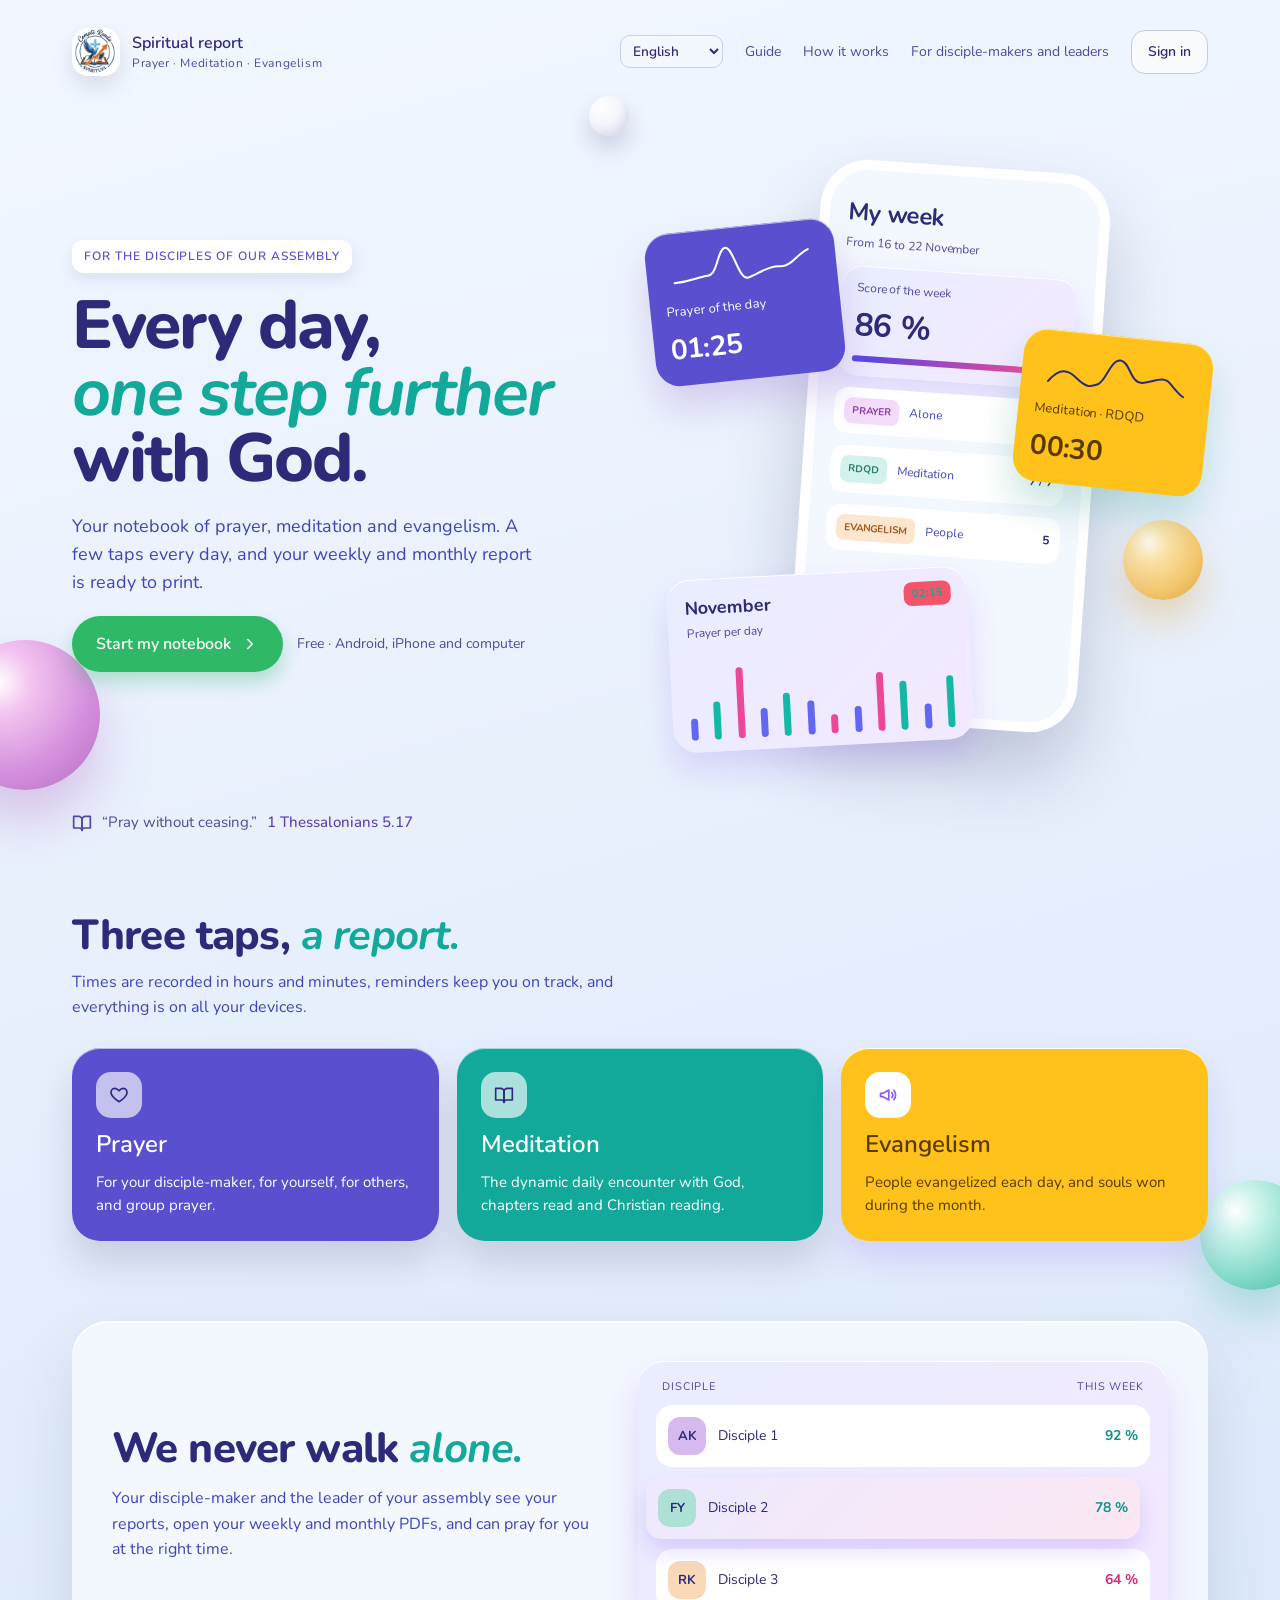
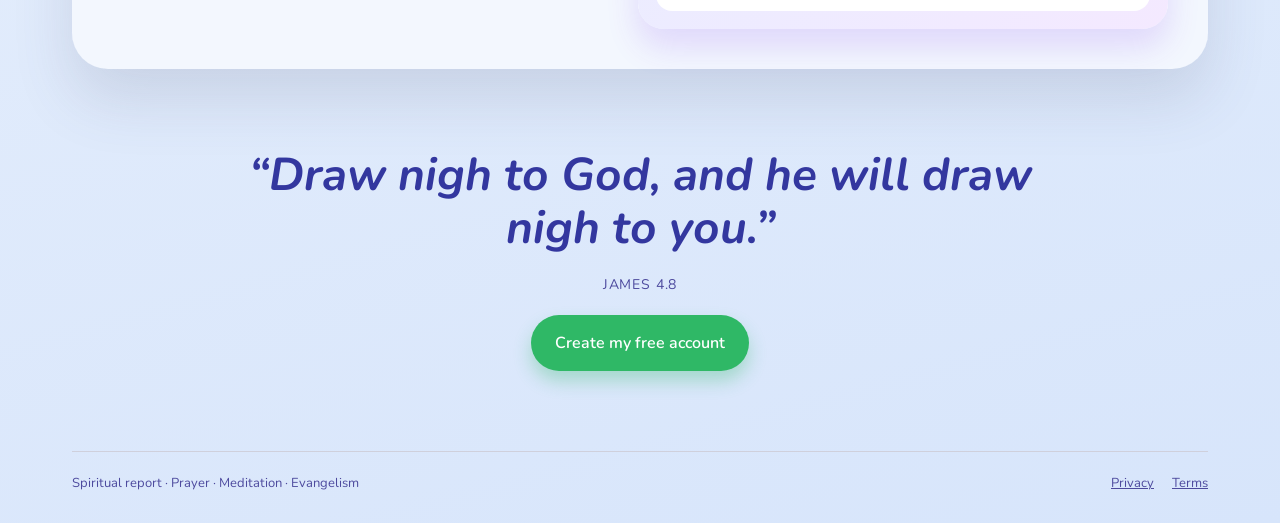
<file: web/index.html>
<!DOCTYPE html>
<html lang="fr">
<head>
<meta charset="utf-8">
<meta name="viewport" content="width=device-width, initial-scale=1, viewport-fit=cover">
<meta name="theme-color" content="#e8ecf1">
<meta name="apple-mobile-web-app-capable" content="yes">
<meta name="mobile-web-app-capable" content="yes">
<meta name="apple-mobile-web-app-status-bar-style" content="default">
<meta name="apple-mobile-web-app-title" content="Compte rendu">
<title>Compte rendu spirituel</title>
<link rel="manifest" href="manifest.webmanifest">
<link rel="icon" href="icone.svg" type="image/svg+xml">
<link rel="apple-touch-icon" href="icone-192.png">
<link rel="preconnect" href="https://fonts.googleapis.com">
<link rel="preconnect" href="https://fonts.gstatic.com" crossorigin>
<link rel="stylesheet" href="https://fonts.googleapis.com/css2?family=Nunito:ital,wght@0,400;0,500;0,600;0,700;0,800;1,600&family=Lexend:wght@400;500;600;700&family=Outfit:wght@400;500;600;700&family=Instrument+Serif:ital@0;1&family=Plus+Jakarta+Sans:wght@400;500;600;700&family=Roboto+Slab:wght@500;700;800&family=Share+Tech+Mono&family=Roboto+Mono:wght@700&family=Lora:ital,wght@0,500;1,500&display=swap">
<link rel="stylesheet" href="style.css">
<script>/* Style des pages d'accueil choisi sur l'accueil (gardé sur l'appareil), appliqué avant l'affichage. */
(function(){try{if(localStorage.getItem("crs:accueil")==="dieu")document.documentElement.classList.add("accueil-dieu");}catch(e){}})();</script>
<style id="formatPage">@page{size:A4 portrait;margin:10mm}</style>
<style id="styleOuverture">
/* Écran d'ouverture : affiché tout de suite, avant le reste de la page, puis effacé en fondu. */
#ouverture{position:fixed;inset:0;z-index:99999;display:flex;flex-direction:column;align-items:center;justify-content:center;gap:10px;overflow:hidden;
  background:radial-gradient(120% 80% at 50% 38%,#5a3216 0%,#3a1f0d 45%,#1d0f06 100%);color:#F4E6C4;font-family:"Lora","Instrument Serif",Georgia,serif;transition:opacity .6s ease,visibility .6s}
#ouverture.fini{opacity:0;visibility:hidden}
#ouverture::before{content:"";position:absolute;inset:0;opacity:.18;background:repeating-linear-gradient(90deg,rgba(0,0,0,.35) 0 2px,transparent 2px 46px),repeating-linear-gradient(0deg,rgba(255,220,170,.05) 0 1px,transparent 1px 7px)}
#ouverture::after{content:"";position:absolute;inset:14px;border:1.5px dashed rgba(201,154,69,.45);border-radius:22px;pointer-events:none}
.ouv-scene{position:relative;width:min(56vw,250px);aspect-ratio:1;display:grid;place-items:center}
.ouv-halo{position:absolute;inset:-8%;border-radius:50%;background:radial-gradient(circle,rgba(255,196,110,.55) 0%,rgba(224,140,60,.22) 42%,transparent 70%);animation:ouvHalo 2.4s ease-in-out infinite}
.ouv-anneau{position:absolute;inset:4%;border-radius:50%;border:2px solid rgba(201,154,69,.55);box-shadow:0 0 0 6px rgba(201,154,69,.12),inset 0 0 30px rgba(255,190,110,.18)}
.ouv-anneau.b{inset:-4%;border:1px dashed rgba(201,154,69,.35);box-shadow:none;animation:ouvTourne 18s linear infinite}
.ouv-oiseau{position:relative;width:82%;height:auto;filter:drop-shadow(0 10px 18px rgba(0,0,0,.55));animation:ouvEnvol 1.1s cubic-bezier(.2,.9,.3,1.15) both,ouvPlane 3.2s 1.1s ease-in-out infinite}
.ouv-nom{margin:14px 0 0;position:relative;font-size:clamp(24px,6.4vw,38px);font-weight:600;letter-spacing:.01em;color:#FFE7A8;text-shadow:0 2px 0 #6E3A1A,0 0 18px rgba(255,190,110,.35);animation:ouvMonte .8s .35s ease both}
.ouv-sous{margin:0;position:relative;font-size:clamp(11px,3vw,14px);letter-spacing:clamp(.12em,.9vw,.32em);text-transform:uppercase;color:#E6C48A;text-align:center;padding:0 18px;animation:ouvMonte .8s .55s ease both}
.ouv-barre{position:relative;margin-top:22px;width:min(46vw,200px);height:4px;border-radius:4px;background:rgba(0,0,0,.45);box-shadow:inset 0 1px 2px rgba(0,0,0,.6),0 0 0 1px rgba(201,154,69,.4);overflow:hidden;animation:ouvMonte .8s .7s ease both}
.ouv-barre i{position:absolute;inset:0;width:40%;border-radius:4px;background:linear-gradient(90deg,transparent,#FFD27A,#E08A3C,transparent);animation:ouvCharge 1.3s ease-in-out infinite}
.ouv-verset{position:absolute;bottom:max(40px,calc(env(safe-area-inset-bottom) + 24px));left:28px;right:28px;margin:0 auto;max-width:560px;text-align:center;font-style:italic;font-size:clamp(15px,4.2vw,21px);line-height:1.4;color:#F4D99A;text-shadow:0 2px 6px rgba(0,0,0,.6),0 0 14px rgba(255,190,110,.25);animation:ouvMonte 1s .9s ease both}
.ouv-verset::before{content:"";display:block;width:46px;height:1px;margin:0 auto 12px;background:linear-gradient(90deg,transparent,#C99A45,transparent)}
@keyframes ouvEnvol{from{opacity:0;transform:translate(-18%,22%) scale(.6) rotate(-10deg)}to{opacity:1;transform:none}}
@keyframes ouvPlane{0%,100%{transform:translateY(0) rotate(0)}50%{transform:translateY(-7px) rotate(-2deg)}}
@keyframes ouvHalo{0%,100%{opacity:.75;transform:scale(.96)}50%{opacity:1;transform:scale(1.04)}}
@keyframes ouvTourne{to{transform:rotate(360deg)}}
@keyframes ouvMonte{from{opacity:0;transform:translateY(10px)}to{opacity:1;transform:none}}
@keyframes ouvCharge{from{left:-40%}to{left:100%}}
@media (prefers-reduced-motion:reduce){#ouverture *{animation:none!important}}
</style>
</head>
<body class="auth">
<div id="ouverture" aria-hidden="true">
  <div class="ouv-scene"><span class="ouv-halo"></span><span class="ouv-anneau b"></span><span class="ouv-anneau"></span><img class="ouv-oiseau" src="oiseau-512.png" alt=""></div>
  <p class="ouv-nom">Compte rendu spirituel</p>
  <p class="ouv-sous">Prière · Méditation · Évangélisation</p>
  <div class="ouv-barre"><i></i></div>
  <p class="ouv-verset"><span>Préparons-nous à rencontrer notre Seigneur et Sauveur Jésus-Christ</span></p>
</div>
<script>
/* L'écran d'ouverture s'efface dès que la page est prête (au plus tard après 6 s). */
(function(){var t0=Date.now(),fait=false,mc=document.querySelector('meta[name="theme-color"]'),couleur=mc&&mc.content;if(mc)mc.content="#2b170a";function fin(){if(fait)return;fait=true;if(mc)mc.content=couleur;var o=document.getElementById("ouverture");if(!o)return;o.classList.add("fini");setTimeout(function(){if(o.parentNode)o.parentNode.removeChild(o);},700);}
window.addEventListener("load",fin);setTimeout(fin,6000);})();
</script>

<!-- Icônes (traits, 24 x 24) -->
<svg width="0" height="0" style="position:absolute" aria-hidden="true">
  <defs><linearGradient id="deg" x1="0" y1="0" x2="1" y2="1"><stop offset="0" stop-color="#5A4FCF"/><stop offset=".55" stop-color="#5A4FCF"/><stop offset="1" stop-color="#5A4FCF"/></linearGradient>
  <linearGradient id="deg-aire" x1="0" y1="0" x2="0" y2="1"><stop offset="0" stop-color="#5A4FCF" stop-opacity=".28"/><stop offset="1" stop-color="#5A4FCF" stop-opacity="0"/></linearGradient></defs>
  <symbol id="i-phone" viewBox="0 0 24 24"><path d="M5 4h4l2 5-2.5 1.5a11 11 0 0 0 5 5L15 13l5 2v4a2 2 0 0 1-2 2A16 16 0 0 1 3 6a2 2 0 0 1 2-2Z"/></symbol>
  <symbol id="i-bulle" viewBox="0 0 24 24"><path d="M4 20l1.4-4.2A8 8 0 1 1 8.6 19L4 20Z"/><path d="M9 10.5c.5 2 2.5 4 4.5 4.5l1.2-1.2 1.8.8"/></symbol>
  <symbol id="i-camera" viewBox="0 0 24 24"><path d="M4 8h3l2-3h6l2 3h3a1 1 0 0 1 1 1v10a1 1 0 0 1-1 1H4a1 1 0 0 1-1-1V9a1 1 0 0 1 1-1Z"/><circle cx="12" cy="13.5" r="3.5"/></symbol>
  <symbol id="logo-crs" viewBox="0 0 512 512"><circle cx="256" cy="256" r="256" fill="#ffffff"/><image x="16" y="16" width="480" height="480" href="logo.png"/></symbol>
  <symbol id="i-logo" viewBox="0 0 24 24"><path d="M3 6.5h5.5A3.5 3.5 0 0 1 12 10v10a3 3 0 0 0-3-3H3z"/><path d="M21 6.5h-5.5A3.5 3.5 0 0 0 12 10v10a3 3 0 0 1 3-3h6z"/><path d="M12 1.5v5M9.5 3.5h5"/></symbol>
  <symbol id="i-oeil" viewBox="0 0 24 24"><path d="M2 12s3-7 10-7 10 7 10 7-3 7-10 7-10-7-10-7Z"/><circle cx="12" cy="12" r="3"/></symbol>
  <symbol id="i-oeil-barre" viewBox="0 0 24 24"><path d="M9.9 9.9a3 3 0 1 0 4.2 4.2"/><path d="M10.7 5.1A10.4 10.4 0 0 1 12 5c7 0 10 7 10 7a13.2 13.2 0 0 1-1.7 2.7"/><path d="M6.6 6.6A13.5 13.5 0 0 0 2 12s3 7 10 7a9.7 9.7 0 0 0 5.4-1.6"/><path d="M2 2l20 20"/></symbol>
  <symbol id="i-sun" viewBox="0 0 24 24"><circle cx="12" cy="12" r="4"/><path d="M12 2v2M12 20v2M4.9 4.9l1.4 1.4M17.7 17.7l1.4 1.4M2 12h2M20 12h2M4.9 19.1l1.4-1.4M17.7 6.3l1.4-1.4"/></symbol>
  <symbol id="i-user" viewBox="0 0 24 24"><circle cx="12" cy="8" r="4"/><path d="M4 21v-1a6 6 0 0 1 6-6h4a6 6 0 0 1 6 6v1"/></symbol>
  <symbol id="i-user-check" viewBox="0 0 24 24"><circle cx="9" cy="8" r="4"/><path d="M2 21v-1a6 6 0 0 1 6-6h2a6 6 0 0 1 4.5 2"/><path d="M15 17l2.5 2.5L22 15"/></symbol>
  <symbol id="i-users" viewBox="0 0 24 24"><circle cx="9" cy="8" r="3.5"/><path d="M2 20a7 7 0 0 1 14 0"/><path d="M16 4.6a3.5 3.5 0 0 1 0 6.8"/><path d="M18 14.2a6.5 6.5 0 0 1 4 5.8"/></symbol>
  <symbol id="i-group" viewBox="0 0 24 24"><circle cx="5.5" cy="9" r="2.5"/><circle cx="12" cy="6.5" r="2.5"/><circle cx="18.5" cy="9" r="2.5"/><path d="M1.5 19a4 4 0 0 1 7.5-2"/><path d="M7.5 19a4.5 4.5 0 0 1 9 0"/><path d="M15 17a4 4 0 0 1 7.5 2"/></symbol>
  <symbol id="i-heart" viewBox="0 0 24 24"><path d="M12 20s-7.5-4.6-9.3-9.3C1.5 7.4 3.6 4 7 4c2.1 0 3.6 1.2 5 3 1.4-1.8 2.9-3 5-3 3.4 0 5.5 3.4 4.3 6.7C19.5 15.4 12 20 12 20z"/></symbol>
  <symbol id="i-book" viewBox="0 0 24 24"><path d="M4 19.5A2.5 2.5 0 0 1 6.5 17H20V3H6.5A2.5 2.5 0 0 0 4 5.5z"/><path d="M4 19.5V21h16"/></symbol>
  <symbol id="i-book-open" viewBox="0 0 24 24"><path d="M2 4h6a4 4 0 0 1 4 4v13a3 3 0 0 0-3-3H2z"/><path d="M22 4h-6a4 4 0 0 0-4 4v13a3 3 0 0 1 3-3h7z"/></symbol>
  <symbol id="i-bookmark" viewBox="0 0 24 24"><path d="M6 3h12v18l-6-4-6 4z"/></symbol>
  <symbol id="i-megaphone" viewBox="0 0 24 24"><path d="M3 10v4h3l7 4V6L6 10z"/><path d="M16.5 9a4 4 0 0 1 0 6"/><path d="M19 6.5a8 8 0 0 1 0 11"/></symbol>
  <symbol id="i-moon" viewBox="0 0 24 24"><path d="M21 12.8A9 9 0 1 1 11.2 3a7 7 0 0 0 9.8 9.8z"/></symbol>
  <symbol id="i-clock" viewBox="0 0 24 24"><circle cx="12" cy="12" r="9"/><path d="M12 7v5l3 2"/></symbol>
  <symbol id="i-flame" viewBox="0 0 24 24"><path d="M12 2.5c1 3 5 5.5 5 10.5a5 5 0 0 1-10 0c0-2.5 1.4-4 2.5-5 .3 1.5 1 2.5 2 3 0-3 0-5.8.5-8.5z"/></symbol>
  <symbol id="i-drop" viewBox="0 0 24 24"><path d="M12 3s6 6.5 6 11a6 6 0 0 1-12 0c0-4.5 6-11 6-11z"/></symbol>
  <symbol id="i-calendar" viewBox="0 0 24 24"><rect x="3" y="5" width="18" height="16" rx="2"/><path d="M3 10h18M8 3v4M16 3v4"/></symbol>
  <symbol id="i-week" viewBox="0 0 24 24"><rect x="3" y="5" width="18" height="16" rx="2"/><path d="M3 10h18M8 3v4M16 3v4M7 15h10"/></symbol>
  <symbol id="i-grid" viewBox="0 0 24 24"><rect x="3" y="3" width="7" height="7" rx="1.5"/><rect x="14" y="3" width="7" height="7" rx="1.5"/><rect x="3" y="14" width="7" height="7" rx="1.5"/><rect x="14" y="14" width="7" height="7" rx="1.5"/></symbol>
  <symbol id="i-target" viewBox="0 0 24 24"><circle cx="12" cy="12" r="9"/><circle cx="12" cy="12" r="5"/><circle cx="12" cy="12" r="1"/></symbol>
  <symbol id="i-left" viewBox="0 0 24 24"><path d="M15 18l-6-6 6-6"/></symbol>
  <symbol id="i-right" viewBox="0 0 24 24"><path d="M9 18l6-6-6-6"/></symbol>
  <symbol id="i-check" viewBox="0 0 24 24"><path d="M5 12.5l5 5L19 7"/></symbol>
  <symbol id="i-x" viewBox="0 0 24 24"><path d="M6 6l12 12M18 6L6 18"/></symbol>
  <symbol id="i-plus" viewBox="0 0 24 24"><path d="M12 5v14M5 12h14"/></symbol>
  <symbol id="i-minus" viewBox="0 0 24 24"><path d="M5 12h14"/></symbol>
  <symbol id="i-printer" viewBox="0 0 24 24"><path d="M6 9V3h12v6"/><rect x="3" y="9" width="18" height="8" rx="2"/><path d="M7 14h10v7H7z"/></symbol>
  <symbol id="i-download" viewBox="0 0 24 24"><path d="M12 3v12M7 10l5 5 5-5M4 21h16"/></symbol>
  <symbol id="i-upload" viewBox="0 0 24 24"><path d="M12 15V3M7 8l5-5 5 5M4 21h16"/></symbol>
  <symbol id="i-logout" viewBox="0 0 24 24"><path d="M15 4h4a1 1 0 0 1 1 1v14a1 1 0 0 1-1 1h-4"/><path d="M10 17l5-5-5-5M15 12H3"/></symbol>
  <symbol id="i-key" viewBox="0 0 24 24"><circle cx="8" cy="15" r="4"/><path d="M11 12l9-9M17 6l3 3"/></symbol>
  <symbol id="i-mail" viewBox="0 0 24 24"><rect x="3" y="5" width="18" height="14" rx="2"/><path d="M3 7l9 6 9-6"/></symbol>
  <symbol id="i-home" viewBox="0 0 24 24"><path d="M3 11l9-7 9 7"/><path d="M5 10v10h14V10"/><path d="M10 20v-5h4v5"/></symbol>
  <symbol id="i-copy" viewBox="0 0 24 24"><rect x="8" y="8" width="13" height="13" rx="2"/><path d="M16 8V5a2 2 0 0 0-2-2H5a2 2 0 0 0-2 2v9a2 2 0 0 0 2 2h3"/></symbol>
  <symbol id="i-trash" viewBox="0 0 24 24"><path d="M4 7h16M9 7V4h6v3M6 7l1 13h10l1-13"/></symbol>
  <symbol id="i-bell" viewBox="0 0 24 24"><path d="M6 8a6 6 0 0 1 12 0c0 7 3 9 3 9H3s3-2 3-9"/><path d="M10 21a2 2 0 0 0 4 0"/></symbol>
  <symbol id="i-shield" viewBox="0 0 24 24"><path d="M12 3l8 3v6c0 5-3.5 8-8 9-4.5-1-8-4-8-9V6z"/><path d="M9 12l2 2 4-4"/></symbol>
  <symbol id="i-coins" viewBox="0 0 24 24"><ellipse cx="12" cy="6" rx="7" ry="3"/><path d="M5 6v6c0 1.7 3.1 3 7 3s7-1.3 7-3V6"/><path d="M5 12v6c0 1.7 3.1 3 7 3s7-1.3 7-3v-6"/></symbol>
  <symbol id="i-cloud" viewBox="0 0 24 24"><path d="M7 18a5 5 0 1 1 .9-9.9A6 6 0 0 1 19 10a4 4 0 0 1 0 8z"/></symbol>
  <symbol id="i-file" viewBox="0 0 24 24"><path d="M14 3H6a2 2 0 0 0-2 2v14a2 2 0 0 0 2 2h12a2 2 0 0 0 2-2V9z"/><path d="M14 3v6h6M8 13h8M8 17h5"/></symbol>
  <symbol id="i-wallet" viewBox="0 0 24 24"><path d="M3 7.5A2.5 2.5 0 0 1 5.5 5H18v3"/><path d="M3 7.5v10A2.5 2.5 0 0 0 5.5 20H20V8H5.5A2.5 2.5 0 0 1 3 5.5"/><circle cx="16" cy="14" r="1.3"/></symbol>
  <symbol id="i-receipt" viewBox="0 0 24 24"><path d="M6 3h12v18l-3-2-3 2-3-2-3 2z"/><path d="M9 8h6M9 12h6M9 16h3"/></symbol>
  <symbol id="i-piggy" viewBox="0 0 24 24"><path d="M5 11a7 6 0 0 1 12-3h2v3l2 1v3h-2.5a7 7 0 0 1-2.5 2.5V20h-3v-1.6a8 8 0 0 1-3 0V20H7v-2.4A6 6 0 0 1 5 13"/><path d="M5 11H3"/><circle cx="15" cy="11" r=".6"/></symbol>
  <symbol id="i-trend" viewBox="0 0 24 24"><path d="M3 17l6-6 4 4 8-8"/><path d="M15 7h6v6"/></symbol>
  <symbol id="i-settings" viewBox="0 0 24 24"><circle cx="12" cy="12" r="3"/><path d="M19.4 15a1.6 1.6 0 0 0 .3 1.8l.1.1a2 2 0 1 1-2.8 2.8l-.1-.1a1.6 1.6 0 0 0-1.8-.3 1.6 1.6 0 0 0-1 1.5V21a2 2 0 1 1-4 0v-.1a1.6 1.6 0 0 0-1-1.5 1.6 1.6 0 0 0-1.8.3l-.1.1a2 2 0 1 1-2.8-2.8l.1-.1a1.6 1.6 0 0 0 .3-1.8 1.6 1.6 0 0 0-1.5-1H3a2 2 0 1 1 0-4h.1a1.6 1.6 0 0 0 1.5-1 1.6 1.6 0 0 0-.3-1.8l-.1-.1a2 2 0 1 1 2.8-2.8l.1.1a1.6 1.6 0 0 0 1.8.3H9a1.6 1.6 0 0 0 1-1.5V3a2 2 0 1 1 4 0v.1a1.6 1.6 0 0 0 1 1.5 1.6 1.6 0 0 0 1.8-.3l.1-.1a2 2 0 1 1 2.8 2.8l-.1.1a1.6 1.6 0 0 0-.3 1.8V9a1.6 1.6 0 0 0 1.5 1H21a2 2 0 1 1 0 4h-.1a1.6 1.6 0 0 0-1.5 1z"/></symbol>
  <symbol id="i-arrow-down" viewBox="0 0 24 24"><path d="M12 5v14M6 13l6 6 6-6"/></symbol>
  <symbol id="i-arrow-up" viewBox="0 0 24 24"><path d="M12 19V5M6 11l6-6 6 6"/></symbol>
  <symbol id="i-pencil" viewBox="0 0 24 24"><path d="M4 20h4L19 9l-4-4L4 16z"/><path d="M14 6l4 4"/></symbol>
  <symbol id="i-chrono" viewBox="0 0 24 24"><circle cx="12" cy="13.5" r="7.5"/><path d="M12 9.5v4l2.5 2"/><path d="M9.5 2.5h5M12 2.5v3.5M18.5 6.5l1.5-1.5"/></symbol>
  <symbol id="i-stop" viewBox="0 0 24 24"><rect x="6.5" y="6.5" width="11" height="11" rx="2"/></symbol>
  <symbol id="i-palette" viewBox="0 0 24 24"><path d="M12 3a9 9 0 0 0 0 18c1.2 0 1.8-.8 1.8-1.7 0-.5-.2-.9-.5-1.2-.3-.3-.5-.7-.5-1.2 0-1 .8-1.7 1.7-1.7H16a5 5 0 0 0 5-5C21 6.4 17 3 12 3Z"/><circle cx="7.5" cy="11" r="1.2"/><circle cx="10" cy="7" r="1.2"/><circle cx="14.5" cy="7" r="1.2"/><circle cx="17.2" cy="10.5" r="1.2"/></symbol>
  <symbol id="i-search" viewBox="0 0 24 24"><circle cx="11" cy="11" r="7"/><path d="M20 20l-3.5-3.5"/></symbol>
  <symbol id="i-share" viewBox="0 0 24 24"><circle cx="18" cy="5" r="2.5"/><circle cx="6" cy="12" r="2.5"/><circle cx="18" cy="19" r="2.5"/><path d="M8.2 10.8l7.6-4.4M8.2 13.2l7.6 4.4"/></symbol>
  <symbol id="i-bible" viewBox="0 0 24 24"><path d="M5 4.5A1.5 1.5 0 0 1 6.5 3H19v15H6.5A1.5 1.5 0 0 0 5 19.5z"/><path d="M5 19.5A1.5 1.5 0 0 0 6.5 21H19v-3"/><path d="M12 6.5v7M9.5 9h5"/></symbol>
  <symbol id="i-globe" viewBox="0 0 24 24"><circle cx="12" cy="12" r="9"/><path d="M3 12h18M12 3c2.5 2.6 3.8 5.6 3.8 9s-1.3 6.4-3.8 9c-2.5-2.6-3.8-5.6-3.8-9S9.5 5.6 12 3z"/></symbol>
  <symbol id="i-chart" viewBox="0 0 24 24"><path d="M4 20V11M10 20V5M16 20v-7M2 20h20"/></symbol>
</svg>

<div class="app" id="page">
  <!-- Menu latéral (ordinateur) -->
  <aside class="lateral" aria-label="Menu">
    <div class="marque"><svg class="logo" aria-hidden="true"><use href="#logo-crs"/></svg><div><b>Compte rendu</b><span>Prière · Méditation · Évangélisation</span></div></div>
    <button type="button" class="lat-accueil" data-aller="choix"><svg class="ic"><use href="#i-home"/></svg>Accueil · changer d'espace</button>
    <nav class="nav-choix" aria-label="Raccourcis">
      <button type="button" data-aller="jour">Prière</button>
      <button type="button" data-aller="jour">Méditation</button>
      <button type="button" data-aller="jour">Évangélisation</button>
    </nav>
    <nav class="nav-fin" aria-label="Finances">
      <button type="button" data-aller="finance"><span class="pic petit vert"><svg class="ic"><use href="#i-wallet"/></svg></span>Tableau de bord</button>
      <button type="button" data-aller="depenses"><span class="pic petit rose"><svg class="ic"><use href="#i-receipt"/></svg></span>Dépenses</button>
      <button type="button" data-aller="budgets"><span class="pic petit orange"><svg class="ic"><use href="#i-target"/></svg></span>Budgets</button>
      <button type="button" data-aller="bilan"><span class="pic petit bleu"><svg class="ic"><use href="#i-chart"/></svg></span>Bilan de l'année</button>
      <button type="button" data-aller="finreglages"><span class="pic petit violet"><svg class="ic"><use href="#i-settings"/></svg></span>Réglages</button>
    </nav>
    <nav class="nav-dieu">
      <button type="button" data-aller="jour"><span class="pic petit vert"><svg class="ic"><use href="#i-sun"/></svg></span>Ma journée</button>
      <button type="button" data-aller="semaine"><span class="pic petit bleu"><svg class="ic"><use href="#i-week"/></svg></span>Ma semaine</button>
      <button type="button" data-aller="mois"><span class="pic petit violet"><svg class="ic"><use href="#i-grid"/></svg></span>Mon mois</button>
      <button type="button" data-aller="bible"><span class="pic petit orange"><svg class="ic"><use href="#i-bible"/></svg></span>La Bible</button>
      <button type="button" data-aller="suivi" class="nav-suivi" hidden><span class="pic petit orange"><svg class="ic"><use href="#i-users"/></svg></span><span class="nom-suivi">Mes disciples</span></button>
      <button type="button" data-aller="profil"><span class="pic petit ardoise"><svg class="ic"><use href="#i-user"/></svg></span>Mon profil</button>
      <button type="button" data-aller="synthese"><span class="pic petit rose"><svg class="ic"><use href="#i-chart"/></svg></span>Synthèse</button>
    </nav>
    <button type="button" class="lat-guide" data-aller="guide"><span class="pic petit vert"><svg class="ic"><use href="#i-book-open"/></svg></span>Guide d'utilisation</button>
    <div class="pied-lateral">
      <span class="synchro" id="etatSynchroLateral" hidden></span>
      <label class="lat-langue"><svg class="ic" aria-hidden="true"><use href="#i-globe"/></svg><select class="sel-langue" aria-label="Langue"></select></label>
      <button type="button" class="moi" data-aller="profil"><span class="avatar petit" id="avatarLateral">?</span><div><b id="nomLateral"></b><span id="assembleeLaterale"></span></div></button>
    </div>
  </aside>

  <div class="contenu">
    <!-- En-tête (téléphone) -->
    <header class="entete">
      <button type="button" class="logo-accueil" data-aller="choix" aria-label="Accueil : choisir un espace"><svg class="logo" aria-hidden="true"><use href="#logo-crs"/></svg><span class="logo-maison" aria-hidden="true"><svg class="ic"><use href="#i-home"/></svg></span></button>
      <div class="titre-vue"><b id="titreVue">Compte rendu</b><span id="pastille"></span></div>
      <label class="entete-langue" title="Langue"><svg class="ic" aria-hidden="true"><use href="#i-globe"/></svg><select class="sel-langue" aria-label="Langue"></select></label>
      <button type="button" class="avatar" id="avatarEntete" data-aller="profil" aria-label="Mon profil">?</button>
    </header>

    <div class="page">
      <!-- ========== Page d'accueil publique ========== -->
      <main class="vue" id="vueBienvenue" hidden>
        <div class="bv">
          <span class="bv-sphere rose" aria-hidden="true"></span><span class="bv-sphere menthe" aria-hidden="true"></span><span class="bv-sphere or" aria-hidden="true"></span><span class="bv-sphere perle" aria-hidden="true"></span>
          <div class="bv-cadre">
            <nav class="bv-nav" aria-label="Accueil">
              <div class="bv-marque"><span class="bv-logo"><img src="logo.png" alt=""></span><div><b>Compte rendu spirituel</b><span>Prière · Méditation · Évangélisation</span></div></div>
              <div class="bv-liens"><select class="sel-langue bv-langue" aria-label="Langue"></select><a href="#guide">Guide</a><a href="#bv-gestes" data-defiler>Comment ça marche</a><a href="#bv-suivi" data-defiler>Pour les faiseurs et dirigeants</a><a class="bv-btn-clair" href="#connexion" id="bvConnexion">Se connecter</a></div>
            </nav>

            <section class="bv-hero">
              <div class="bv-texte">
                <span class="bv-etiquette">Pour les disciples de notre assemblée</span>
                <h1>Chaque jour,<br><em>un pas de plus</em><br>avec Dieu.</h1>
                <p>Votre carnet de prière, de méditation et d'évangélisation. Quelques gestes chaque jour, et votre compte rendu de la semaine et du mois est prêt à imprimer.</p>
                <div class="bv-actions"><a class="bv-btn" href="#inscription" id="bvCommencer">Commencer mon carnet<svg class="ic"><use href="#i-right"/></svg></a><span>Gratuit · Android, iPhone et ordinateur</span></div>
              </div>
              <div class="bv-vitrine" aria-hidden="true">
                <div class="bv-tel">
                  <div class="bv-tel-haut"><b>Ma semaine</b><span>Du 16 au 22 novembre</span></div>
                  <div class="bv-tel-score"><span>Score de la semaine</span><b>86 %</b><i><u style="width:86%"></u></i></div>
                  <div class="bv-ligne"><span class="bv-tag mauve">PRIÈRE</span><span>Seul</span><b>06:40</b></div>
                  <div class="bv-ligne"><span class="bv-tag menthe">RDQD</span><span>Méditation</span><b>7 / 7</b></div>
                  <div class="bv-ligne"><span class="bv-tag peche">ÉVANGÉLISATION</span><span>Personnes</span><b>5</b></div>
                </div>
                <div class="bv-carte mauve"><svg viewBox="0 0 140 46"><path d="M2 34 C 20 34, 26 30, 36 30 S 48 4, 56 4 S 66 38, 76 36 S 96 26, 108 28 S 126 18, 138 14"/></svg><span>Prière du jour</span><b>01:25</b></div>
                <div class="bv-carte menthe"><svg viewBox="0 0 140 46"><path d="M2 36 C 12 22, 20 22, 30 30 S 44 38, 52 34 S 62 8, 72 8 S 84 30, 96 28 S 116 18, 124 26 S 134 36, 138 38"/></svg><span>Méditation · RDQD</span><b>00:30</b></div>
                <div class="bv-graph"><div class="bv-graph-tete"><b>Novembre</b><span>Prière par jour</span></div><em>02:15</em><div class="bv-barres"><span class="v" style="height:30%"></span><span class="m" style="height:52%"></span><span class="r" style="height:96%"></span><span class="v" style="height:40%"></span><span class="m" style="height:58%"></span><span class="v" style="height:46%"></span><span class="r" style="height:26%"></span><span class="v" style="height:36%"></span><span class="r" style="height:80%"></span><span class="m" style="height:66%"></span><span class="v" style="height:34%"></span><span class="m" style="height:70%"></span></div></div>
              </div>
            </section>

            <p class="bv-verset"><svg class="ic"><use href="#i-book-open"/></svg>« Priez sans cesse. » <span>1 Thessaloniciens 5.17</span></p>

            <section class="bv-section" id="bv-gestes">
              <h2>Trois gestes, <em>un compte rendu.</em></h2>
              <p class="bv-intro">Les temps se notent en heures et minutes, les rappels vous accompagnent, et tout se retrouve sur vos appareils.</p>
              <div class="bv-trois">
                <div class="bv-geste mauve"><span class="bv-ic"><svg class="ic"><use href="#i-heart"/></svg></span><h3>Prière</h3><p>Pour votre faiseur de disciple, pour vous, pour les autres, et la prière en groupe.</p></div>
                <div class="bv-geste menthe"><span class="bv-ic"><svg class="ic"><use href="#i-book-open"/></svg></span><h3>Méditation</h3><p>La Rencontre dynamique quotidienne avec Dieu, les chapitres lus et la lecture chrétienne.</p></div>
                <div class="bv-geste sombre"><span class="bv-ic"><svg class="ic"><use href="#i-megaphone"/></svg></span><h3>Évangélisation</h3><p>Les personnes évangélisées chaque jour, et les âmes gagnées dans le mois.</p></div>
              </div>
            </section>

            <section class="bv-suivi" id="bv-suivi">
              <div class="bv-suivi-texte"><h2>On ne marche <em>jamais seul.</em></h2><p>Votre faiseur de disciple et le dirigeant de votre assemblée voient vos comptes rendus, ouvrent vos PDF de la semaine et du mois, et peuvent prier pour vous au bon moment.</p></div>
              <div class="bv-liste" aria-hidden="true">
                <div class="bv-liste-tete"><span>Disciple</span><span>Cette semaine</span></div>
                <div class="bv-pers"><span class="bv-ini mauve">AK</span><span>Disciple 1</span><b class="n-menthe">92 %</b></div>
                <div class="bv-pers clair"><span class="bv-ini menthe">FY</span><span>Disciple 2</span><b>78 %</b></div>
                <div class="bv-pers"><span class="bv-ini peche">RK</span><span>Disciple 3</span><b class="n-rose">64 %</b></div>
              </div>
            </section>

            <section class="bv-fin">
              <p class="bv-citation">« Approchez-vous de Dieu, et il s'approchera de vous. »</p>
              <span class="bv-ref">JACQUES 4.8</span>
              <a class="bv-btn" href="#inscription">Créer mon compte gratuitement</a>
            </section>

            <footer class="bv-pied"><span>Compte rendu spirituel · Prière · Méditation · Évangélisation</span><span><a href="confidentialite.html">Confidentialité</a><a href="conditions.html">Conditions</a></span></footer>
          </div>
        </div>
      </main>

      <!-- ========== Connexion / création de compte ========== -->
      <main class="vue" id="vueConnexion" hidden>
        <div class="auth2">
          <section class="auth2-hero" aria-label="Présentation"></section>
          <section class="auth2-droite">
            <div class="auth2-contenu">
              <div class="auth2-outils"><a href="#guide" class="auth2-guide"><svg class="ic"><use href="#i-book-open"/></svg>Guide</a><select class="sel-langue" aria-label="Langue"></select></div>
              <div class="onglets2" id="onglets2" data-actif="inscription" role="tablist">
                <span class="pilule" aria-hidden="true"></span>
                <button type="button" role="tab" id="ongletConnexion" aria-selected="false">Se connecter</button>
                <button type="button" role="tab" id="ongletInscription" aria-selected="true">Créer un compte</button>
              </div>
              <p class="msg bandeau2" id="msgLien" role="status"></p>

              <form id="formInscription" autocomplete="on" class="form2 apparition">
                <div><h2 class="titre-auth">Commencez votre carnet</h2><p class="sous-auth">Créez votre accès personnel en moins d'une minute.</p></div>
                <button class="btn-google" type="button" id="googleInscription"><svg viewBox="0 0 48 48" aria-hidden="true"><path fill="#FFC107" d="M43.6 20.5H42V20H24v8h11.3C33.7 32.7 29.2 36 24 36c-6.6 0-12-5.4-12-12s5.4-12 12-12c3.1 0 5.8 1.2 7.9 3.1l5.7-5.7C34 6.1 29.3 4 24 4 12.9 4 4 12.9 4 24s8.9 20 20 20 20-8.9 20-20c0-1.3-.1-2.4-.4-3.5z"/><path fill="#FF3D00" d="m6.3 14.7 6.6 4.8C14.7 15.1 19 12 24 12c3.1 0 5.8 1.2 7.9 3.1l5.7-5.7C34 6.1 29.3 4 24 4 16.3 4 9.7 8.3 6.3 14.7z"/><path fill="#4CAF50" d="M24 44c5.2 0 9.9-2 13.4-5.2l-6.2-5.2C29.2 35.1 26.7 36 24 36c-5.2 0-9.6-3.3-11.3-7.9l-6.5 5C9.5 39.6 16.2 44 24 44z"/><path fill="#1976D2" d="M43.6 20.5H42V20H24v8h11.3c-.8 2.2-2.2 4.2-4.1 5.6l6.2 5.2C37 39.2 44 34 44 24c0-1.3-.1-2.4-.4-3.5z"/></svg><span>S'inscrire avec Google</span></button>
                <div class="ou">ou avec votre e-mail</div>
                <div class="ligne2">
                  <div><label class="etiquette2" for="i-nom">Nom</label><input class="saisie2" type="text" id="i-nom" autocomplete="family-name" required maxlength="80" placeholder="Kouassi"></div>
                  <div><label class="etiquette2" for="i-prenoms">Prénoms</label><input class="saisie2" type="text" id="i-prenoms" autocomplete="given-name" required maxlength="120" placeholder="Jean-Marc"></div>
                </div>
                <div class="ligne2">
                  <div><label class="etiquette2" for="i-contact">Contact (téléphone)</label><input class="saisie2" type="tel" id="i-contact" autocomplete="tel" inputmode="tel" required maxlength="40" placeholder="+225 07 00 00 00 00"></div>
                  <div><label class="etiquette2" for="i-zone">Zone / Ville</label><input class="saisie2" type="text" id="i-zone" autocomplete="address-level2" required maxlength="120" placeholder="Abidjan, Marcory"></div>
                </div>
                <div><label class="etiquette2" for="i-email">E-mail</label><input class="saisie2" type="email" id="i-email" autocomplete="email" inputmode="email" required placeholder="jean-marc.kouassi@exemple.com"></div>
                <div>
                  <div class="entre2"><label class="etiquette2" for="i-mdp" style="margin:0">Mot de passe <span class="leger">(4 caractères au moins, par exemple 4 chiffres)</span></label><span class="force" id="forceMdp"></span></div>
                  <div class="mdp2"><input class="saisie2" type="password" id="i-mdp" autocomplete="new-password" minlength="4" required placeholder="••••"><button type="button" class="oeil" data-oeil="i-mdp" aria-label="Afficher ou masquer le mot de passe"><svg><use href="#i-oeil"/></svg></button></div>
                  <div class="jauge2" id="jaugeMdp" aria-hidden="true"><i></i><i></i><i></i><i></i></div>
                </div>
                <p class="note2">Votre assemblée et votre faiseur de disciple se choisissent à l'étape suivante. En créant un compte, vous acceptez les <a href="conditions.html">conditions d'utilisation</a> et les <a href="confidentialite.html">règles de confidentialité</a>.</p>
                <button class="btn-foret" type="submit" id="btnInscription"><span>Créer mon compte</span><span class="fl" aria-hidden="true">→</span></button>
                <span class="msg" id="msgInscription" role="status"></span>
              </form>

              <form id="formConnexion" autocomplete="on" class="form2 apparition" hidden>
                <div><h2 class="titre-auth">Sois abondamment béni(e), Frère / Sœur</h2><p class="sous-auth">Connectez-vous pour poursuivre votre suivi spirituel quotidien.</p></div>
                <button class="btn-google" type="button" id="googleConnexion"><svg viewBox="0 0 48 48" aria-hidden="true"><path fill="#FFC107" d="M43.6 20.5H42V20H24v8h11.3C33.7 32.7 29.2 36 24 36c-6.6 0-12-5.4-12-12s5.4-12 12-12c3.1 0 5.8 1.2 7.9 3.1l5.7-5.7C34 6.1 29.3 4 24 4 12.9 4 4 12.9 4 24s8.9 20 20 20 20-8.9 20-20c0-1.3-.1-2.4-.4-3.5z"/><path fill="#FF3D00" d="m6.3 14.7 6.6 4.8C14.7 15.1 19 12 24 12c3.1 0 5.8 1.2 7.9 3.1l5.7-5.7C34 6.1 29.3 4 24 4 16.3 4 9.7 8.3 6.3 14.7z"/><path fill="#4CAF50" d="M24 44c5.2 0 9.9-2 13.4-5.2l-6.2-5.2C29.2 35.1 26.7 36 24 36c-5.2 0-9.6-3.3-11.3-7.9l-6.5 5C9.5 39.6 16.2 44 24 44z"/><path fill="#1976D2" d="M43.6 20.5H42V20H24v8h11.3c-.8 2.2-2.2 4.2-4.1 5.6l6.2 5.2C37 39.2 44 34 44 24c0-1.3-.1-2.4-.4-3.5z"/></svg><span>Se connecter avec Google</span></button>
                <div class="ou">ou avec votre e-mail</div>
                <div><label class="etiquette2" for="c-email">E-mail</label><input class="saisie2" type="email" id="c-email" autocomplete="username" inputmode="email" required placeholder="jean-marc.kouassi@exemple.com"></div>
                <div>
                  <div class="entre2"><label class="etiquette2" for="c-mdp" style="margin:0">Mot de passe</label><button class="lien2" type="button" id="versOubli">Mot de passe oublié ?</button></div>
                  <div class="mdp2"><input class="saisie2" type="password" id="c-mdp" autocomplete="current-password" required placeholder="••••"><button type="button" class="oeil" data-oeil="c-mdp" aria-label="Afficher ou masquer le mot de passe"><svg><use href="#i-oeil"/></svg></button></div>
                </div>
                <label class="case2"><input type="checkbox" id="c-rester" checked>Rester connecté sur cet appareil</label>
                <button class="btn-foret" type="submit" id="btnConnexion"><span>Se connecter</span><span class="fl" aria-hidden="true">→</span></button>
                <span class="msg" id="msgConnexion" role="status"></span>
              </form>

              <form id="formOubli" autocomplete="on" class="form2 apparition" hidden>
                <div><h2 class="titre-auth">Mot de passe oublié</h2><p class="sous-auth">Saisissez votre e-mail : vous recevrez un lien pour choisir un nouveau mot de passe.</p></div>
                <div><label class="etiquette2" for="o-email">E-mail</label><input class="saisie2" type="email" id="o-email" autocomplete="username" inputmode="email" required></div>
                <button class="btn-foret" type="submit" id="btnOubli"><span>Recevoir le lien</span><span class="fl" aria-hidden="true">→</span></button>
                <span class="msg" id="msgOubli" role="status"></span>
                <button class="lien2" type="button" id="retourConnexion">← Retour à la connexion</button>
              </form>
            </div>
            <footer class="pied2"><span>Synchronisation multi-appareils sécurisée</span><span><a href="confidentialite.html">Confidentialité</a> · <a href="conditions.html">Conditions</a></span></footer>
          </section>
        </div>
      </main>

      <!-- ========== Nouveau mot de passe ========== -->
      <main class="vue" id="vueMdp" hidden>
        <div class="auth2">
          <section class="auth2-hero" aria-label="Présentation"></section>
          <section class="auth2-droite">
            <form class="auth2-contenu form2 apparition" id="formMdp">
              <div><h2 class="titre-auth">Nouveau mot de passe</h2><p class="sous-auth">Choisissez un mot de passe d'au moins 4 caractères.</p></div>
              <div><label class="etiquette2" for="n-mdp">Nouveau mot de passe</label>
                <div class="mdp2"><input class="saisie2" type="password" id="n-mdp" autocomplete="new-password" minlength="4" required><button type="button" class="oeil" data-oeil="n-mdp" aria-label="Afficher ou masquer le mot de passe"><svg><use href="#i-oeil"/></svg></button></div></div>
              <button class="btn-foret" type="submit"><span>Enregistrer le mot de passe</span><span class="fl" aria-hidden="true">→</span></button>
              <span class="msg" id="msgMdp" role="status"></span>
            </form>
            <footer class="pied2"><span>Synchronisation multi-appareils sécurisée</span><span><a href="confidentialite.html">Confidentialité</a> · <a href="conditions.html">Conditions</a></span></footer>
          </section>
        </div>
      </main>

      <!-- ========== Chargement du compte ========== -->
      <main class="vue" id="vueChargement" hidden>
        <div class="auth2">
          <section class="auth2-hero" aria-label="Présentation"></section>
          <section class="auth2-droite">
            <div class="auth2-contenu form2">
              <div><h2 class="titre-auth">Ouverture de votre carnet…</h2><p class="msg sous-auth" id="msgChargement" role="status">Récupération de votre profil.</p></div>
              <div class="actions"><button class="btn-clair" id="reessayerChargement" hidden>Réessayer</button><button class="lien2" id="deconnexionChargement">Se déconnecter</button></div>
            </div>
            <footer class="pied2"><span>Synchronisation multi-appareils sécurisée</span><span><a href="confidentialite.html">Confidentialité</a> · <a href="conditions.html">Conditions</a></span></footer>
          </section>
        </div>
      </main>

      <!-- ========== Premiers pas : assemblée puis faiseur ========== -->
      <main class="vue" id="vueAccueil" hidden>
        <div class="auth2">
          <section class="auth2-hero" aria-label="Présentation"></section>
          <section class="auth2-droite">
            <div class="auth2-contenu form2">
              <div class="entete-etape">
                <div><span class="etape-kicker" id="kickerAccueil">Étape 2 sur 3 · Assemblée</span><h2 class="titre-auth" id="titreAccueil">Bienvenue</h2></div>
                <span class="pret">Compte prêt</span>
              </div>
              <p class="sous-auth" id="texteAccueil"></p>

              <form id="etapeIdentite" class="form2 apparition" hidden>
                <div class="ligne2">
                  <div><label class="etiquette2" for="g-nom">Nom</label><input class="saisie2" type="text" id="g-nom" autocomplete="family-name" required maxlength="80"></div>
                  <div><label class="etiquette2" for="g-prenoms">Prénoms</label><input class="saisie2" type="text" id="g-prenoms" autocomplete="given-name" required maxlength="120"></div>
                </div>
                <div class="ligne2">
                  <div><label class="etiquette2" for="g-contact">Contact (téléphone)</label><input class="saisie2" type="tel" id="g-contact" autocomplete="tel" inputmode="tel" required maxlength="40" placeholder="+225 07 00 00 00 00"></div>
                  <div><label class="etiquette2" for="g-zone">Zone / Ville</label><input class="saisie2" type="text" id="g-zone" autocomplete="address-level2" required maxlength="120" placeholder="Abidjan, Marcory"></div>
                </div>
                <button class="btn-foret" type="submit"><span>Continuer</span><span class="fl" aria-hidden="true">→</span></button>
                <span class="msg" id="msgIdentite" role="status"></span>
              </form>

              <div id="etapeAssemblee" class="form2 apparition">
                <form id="formRejoindre" class="form2">
                  <div><label class="etiquette2" for="a-code">Code de votre assemblée</label>
                    <input class="saisie2 code2" type="text" id="a-code" maxlength="8" autocomplete="off" autocapitalize="characters" spellcheck="false" required placeholder="ABCD2345">
                    <p class="leger" style="margin-top:6px">Le dirigeant de votre assemblée vous donne ce code de 8 caractères.</p></div>
                  <button class="btn-foret" type="submit"><span>Rejoindre mon assemblée</span><span class="fl" aria-hidden="true">→</span></button>
                  <span class="msg" id="msgRejoindre" role="status"></span>
                </form>
                <div class="ou">ou</div>
                <details class="volet2">
                  <summary>Je suis dirigeant d'assemblée</summary>
                  <form id="formCreerAssemblee" class="form2">
                    <p class="leger">Vous recevrez le code à donner aux membres et vous verrez leurs comptes rendus.</p>
                    <div class="ligne2">
                      <div><label class="etiquette2" for="a-nom">Nom de l'assemblée</label><input class="saisie2" type="text" id="a-nom" maxlength="120" required placeholder="Chez les …"></div>
                      <div><label class="etiquette2" for="a-zone">Zone / Ville</label><input class="saisie2" type="text" id="a-zone" maxlength="120" placeholder="Abidjan, Marcory"></div>
                    </div>
                    <button class="btn-foret" type="submit"><span>Créer l'assemblée</span><span class="fl" aria-hidden="true">→</span></button>
                    <span class="msg" id="msgCreerAssemblee" role="status"></span>
                  </form>
                </details>
                <details class="volet2">
                  <summary>Mon assemblée n'est pas encore sur l'application</summary>
                  <form id="formSansAssemblee" class="form2">
                    <div><label class="etiquette2" for="a-nomLibre">Nom de l'assemblée</label><input class="saisie2" type="text" id="a-nomLibre" maxlength="120" required></div>
                    <button class="btn-clair" type="submit">Continuer</button>
                    <span class="msg" id="msgSansAssemblee" role="status"></span>
                  </form>
                </details>
              </div>

              <form id="etapeFaiseur" class="form2 apparition" hidden>
                <div>
                  <div class="entre2"><span class="etiquette2" style="margin:0">Votre faiseur de disciple</span><span class="leger">Il verra vos comptes rendus</span></div>
                  <div class="mentors" id="listeFaiseurs" role="radiogroup" aria-label="Votre faiseur de disciple"></div>
                </div>
                <div id="f-libreBloc" hidden><label class="etiquette2" for="f-libre">Nom de votre faiseur de disciple</label><input class="saisie2" type="text" id="f-libre" maxlength="120"></div>
                <details class="volet2" id="voletCodeFaiseur">
                  <summary>Mon faiseur est dans une autre assemblée</summary>
                  <div class="form2" style="padding-bottom:14px">
                    <p class="leger">Demandez-lui son code de faiseur (8 caractères) : il le trouve dans son profil.</p>
                    <input class="saisie2 code2" type="text" id="f-code" maxlength="8" autocomplete="off" autocapitalize="characters" spellcheck="false" placeholder="ABCD2345" aria-label="Code de votre faiseur de disciple">
                    <button class="btn-clair" type="button" id="btnCodeFaiseur">Valider le code</button>
                  </div>
                </details>
                <div class="actions" style="gap:12px">
                  <button class="btn-clair" type="button" id="faiseurPlusTard">Plus tard</button>
                  <button class="btn-foret" type="submit" style="flex:1;width:auto"><span>Finaliser mon inscription</span></button>
                </div>
                <span class="msg" id="msgFaiseur" role="status"></span>
              </form>
            </div>
            <footer class="pied2"><span>Synchronisation multi-appareils sécurisée</span><span><a href="confidentialite.html">Confidentialité</a> · <a href="conditions.html">Conditions</a></span></footer>
          </section>
        </div>
      </main>

      <!-- ========== Ma journée ========== -->
      <main class="vue" id="vueJour" hidden>
        <div class="tete-vue tete-nav">
          <div><h1 id="jLabel">…</h1><p class="sous" id="quiSuisJe"></p></div>
          <div class="nav-date">
            <button class="btn-rond" id="jPrec" aria-label="Jour précédent"><svg class="ic"><use href="#i-left"/></svg></button>
            <button class="btn" id="jAuj">Aujourd'hui</button>
            <button class="btn-rond" id="jSuiv" aria-label="Jour suivant"><svg class="ic"><use href="#i-right"/></svg></button>
          </div>
        </div>
        <span class="synchro" id="etatSynchro" hidden></span>
        <div class="bande" id="bande" aria-label="Jours de la semaine"></div>

        <div class="carte annonce" id="carteImport" hidden>
          <span class="pic orange"><svg class="ic"><use href="#i-upload"/></svg></span>
          <div class="vue" style="gap:10px;flex:1">
            <h2>Saisies trouvées sur cet appareil</h2>
            <p class="aide" id="texteImport"></p>
            <div class="actions"><button class="btn vert" id="btnImporter">Les ajouter à mon compte</button><button class="lien" id="btnIgnorerImport">Ignorer</button></div>
          </div>
        </div>

        <div class="carte hero-jour" id="heroJour">
          <div class="bulle-cadre">
            <svg class="arc" viewBox="0 0 220 220" aria-hidden="true"><circle class="arc-fond" cx="110" cy="110" r="100"/><circle class="arc-val" id="jArc" cx="110" cy="110" r="100" stroke-dasharray="628.3" stroke-dashoffset="628.3"/></svg>
            <div class="bulle"><span>Prière du jour</span><b id="jTotal">0 min</b><small id="jEtapes">0 sur 3</small></div>
          </div>
        </div>
        <div class="trio" aria-live="polite">
          <button type="button" class="trio-item" id="tPrier" data-vers="sec-prier"><span class="pic rose"><svg class="ic"><use href="#i-heart"/></svg></span><b>Prière</b><span id="ePrier">à faire</span></button>
          <button type="button" class="trio-item" id="tMediter" data-vers="sec-mediter"><span class="pic bleu"><svg class="ic"><use href="#i-book-open"/></svg></span><b>Méditation</b><span id="eMediter">à faire</span></button>
          <button type="button" class="trio-item" id="tPrecher" data-vers="sec-precher"><span class="pic vert"><svg class="ic"><use href="#i-megaphone"/></svg></span><b>Évangélisation</b><span id="ePrecher">à faire</span></button>
        </div>

        <form id="formJour" autocomplete="off" class="vue">
          <div class="grille-2" id="sectionsJour"></div>
          <div class="barre-enreg">
            <span class="msg" id="msgJour" role="status"></span>
            <button class="btn vert" id="btnJour" type="submit"><svg class="ic"><use href="#i-check"/></svg>Enregistrer</button>
          </div>
        </form>

        <div class="raccourcis">
          <button type="button" class="raccourci" data-aller="semaine"><span class="pic bleu"><svg class="ic"><use href="#i-week"/></svg></span><div><b>Ma semaine</b><span id="eSemaine">0 %</span></div><svg class="ic fleche"><use href="#i-right"/></svg></button>
          <button type="button" class="raccourci" data-aller="mois"><span class="pic violet"><svg class="ic"><use href="#i-grid"/></svg></span><div><b>Mon mois</b><span id="eMois">0 / 30</span></div><svg class="ic fleche"><use href="#i-right"/></svg></button>
          <button type="button" class="raccourci" data-aller="suivi" id="barreSuivi" hidden><span class="pic orange"><svg class="ic"><use href="#i-users"/></svg></span><div><b id="titreBarreSuivi">Mes disciples</b><span id="eSuivi"></span></div><svg class="ic fleche"><use href="#i-right"/></svg></button>
        </div>
      </main>

      <!-- ========== Ma semaine ========== -->
      <main class="vue" id="vueSemaine" hidden>
        <div class="tete-vue tete-nav">
          <div><h1>Ma semaine</h1><p class="sous" id="sLabel">…</p></div>
          <div class="nav-date">
            <button class="btn-rond" id="sPrec" aria-label="Semaine précédente"><svg class="ic"><use href="#i-left"/></svg></button>
            <button class="btn-rond" id="sSuiv" aria-label="Semaine suivante"><svg class="ic"><use href="#i-right"/></svg></button>
          </div>
        </div>
        <div class="grille-2">
          <div class="carte">
            <div class="score-bloc">
              <div class="anneau"><svg viewBox="0 0 100 100"><circle class="fond-anneau" cx="50" cy="50" r="42"/><circle class="val-anneau" id="sAnneau" cx="50" cy="50" r="42" stroke-dasharray="263.9" stroke-dashoffset="263.9"/></svg><b id="sScore">0 %</b></div>
              <div><h2>Score de la semaine</h2><p class="aide" id="sMessage">Semaine à remplir.</p></div>
            </div>
            <div class="actions"><button class="btn vert" id="btnPdfSemaine"><svg class="ic"><use href="#i-printer"/></svg>Imprimer / PDF de la semaine</button><button class="btn" id="btnXlSemaine"><svg class="ic"><use href="#i-file"/></svg>Excel de la semaine</button></div><span class="msg" id="msgXlSemaine" role="status"></span>
          </div>
          <div class="panneau">
            <div class="panneau-titre"><span class="pic petit vert"><svg class="ic"><use href="#i-target"/></svg></span><h2>Objectifs</h2><button class="lien gerer" type="button" id="btnObjectifs" aria-controls="formObjectifs">Modifier</button></div>
            <form id="formObjectifs" class="carte-objectifs" hidden>
              <p class="aide">Vos objectifs personnels : ils servent au score de la semaine et au compte rendu PDF.</p>
              <div class="champs">
                <label class="champ">Prière seul, par jour (h:mm)<input type="text" id="o-priere" inputmode="numeric" maxlength="5" placeholder="01:00"></label>
                <label class="champ">Chapitres lus, par jour<input type="number" id="o-chap" min="0" step="1" inputmode="numeric"></label>
                <label class="champ">Jours de RDQD, par semaine<input type="number" id="o-rdqd" min="0" max="7" step="1" inputmode="numeric"></label>
                <label class="champ">Prière en groupe, par semaine (h:mm)<input type="text" id="o-groupe" inputmode="numeric" maxlength="5" placeholder="01:00"></label>
                <label class="champ">Jours de jeûne, par semaine<input type="number" id="o-jeune" min="0" max="7" step="1" inputmode="numeric"></label>
              </div>
              <div class="actions"><button class="btn vert" type="submit"><svg class="ic"><use href="#i-check"/></svg>Enregistrer</button><button class="btn" type="button" id="objectifsDefaut">Valeurs d'origine</button><button class="lien" type="button" id="annulerObjectifs">Annuler</button></div>
            </form>
            <span class="msg" id="msgObjectifs" role="status"></span>
            <div class="vue" style="gap:8px" id="sBilan"></div>
          </div>
        </div>
        <div class="carte">
          <div class="panneau-titre" style="padding:0"><span class="pic petit violet"><svg class="ic"><use href="#i-heart"/></svg></span><h2>Prière de la semaine</h2><span class="aide" id="sTotalPriere"></span></div>
          <div class="courbe" id="sCourbe"></div>
        </div>
        <div class="panneau">
          <div class="panneau-titre"><span class="pic petit bleu"><svg class="ic"><use href="#i-calendar"/></svg></span><h2>Jour par jour</h2><span class="aide">Prière · Méditation · Évangélisation</span></div>
          <div class="vue" style="gap:8px" id="listeSemaine"></div>
        </div>
        <form class="carte" id="formSemaine" autocomplete="off">
          <h2>À remplir pour la semaine</h2>
          <label class="champ">Qu'est-ce que Dieu t'a dit cette semaine ?<textarea id="s-parole" rows="3"></textarea></label>
          <div class="champs">
            <label class="champ">Sujet de prière / engagement 1<input type="text" id="s-sujet0"></label>
            <label class="champ">Sujet de prière / engagement 2<input type="text" id="s-sujet1"></label>
            <label class="champ">Sujet de prière / engagement 3<input type="text" id="s-sujet2"></label>
          </div>
          <div class="actions"><button class="btn vert" type="submit"><svg class="ic"><use href="#i-check"/></svg>Enregistrer la semaine</button><span class="msg" id="msgSemaine" role="status"></span></div>
        </form>
      </main>

      <!-- ========== Mon mois ========== -->
      <main class="vue" id="vueMois" hidden>
        <div class="tete-vue tete-nav">
          <div><h1 id="mLabel">…</h1><p class="sous">Touchez un jour pour l'ouvrir.</p></div>
          <div class="nav-date">
            <button class="btn-rond" id="mPrec" aria-label="Mois précédent"><svg class="ic"><use href="#i-left"/></svg></button>
            <button class="btn-rond" id="mSuiv" aria-label="Mois suivant"><svg class="ic"><use href="#i-right"/></svg></button>
          </div>
        </div>
        <div class="grille-2">
          <div class="carte">
            <div class="calendrier" id="calMois"></div>
            <div class="legende"><span><i style="background:var(--degrade)"></i>Journée complète</span><span><i style="background:#fdba74"></i>En partie</span><span><i style="background:var(--trait-fort)"></i>Rien</span></div>
          </div>
          <div class="carte">
            <h2>Le mois en chiffres</h2>
            <div class="barres" id="mBarres" aria-label="Minutes de prière par jour"></div>
            <div class="tuiles" id="tuiles"></div>
          </div>
        </div>
        <form class="carte" id="formInfos" autocomplete="off">
          <div class="panneau-titre" style="padding:0"><span class="pic orange"><svg class="ic"><use href="#i-coins"/></svg></span><div><h2>À remplir avant d'imprimer le mois</h2><p class="aide">Dons au Seigneur, âmes gagnées, livres et besoins.</p></div></div>
          <label class="champ">Somme d'argent reçue dans le mois (FCFA)<input type="number" id="m-revenu" min="0" step="1" inputmode="numeric"></label>
          <div class="panneau">
            <p class="aide" style="padding:2px 4px">Pour chaque rubrique, saisissez le pourcentage ou le montant : l'autre se calcule.</p>
            <div class="don tete"><span>Rubrique</span><span>%</span><span>Montant (F)</span><span></span></div>
            <div id="dons" class="vue" style="gap:6px"></div>
            <div class="don total"><span>Total</span><span id="donsPct">0 %</span><span id="donsMontant">0 F</span><span></span></div>
            <div class="actions"><button class="lien" type="button" id="ajouterDon">+ Ajouter une rubrique</button><span class="msg" id="msgDons"></span></div>
          </div>
          <div class="champs"><label class="champ">Âmes gagnées et intégrées<input type="number" id="m-ames" min="0" step="1" inputmode="numeric"></label></div>
          <div class="grille-2">
            <div class="vue" style="gap:8px"><h3>Livres lus</h3><div class="vue" style="gap:8px" id="livres"></div></div>
            <div class="vue" style="gap:8px"><h3>Besoins de prière</h3><div class="vue" style="gap:8px" id="besoins"></div></div>
          </div>
          <div class="actions"><button class="btn vert" type="submit" id="btnInfos"><svg class="ic"><use href="#i-check"/></svg>Enregistrer</button><span class="msg" id="msgInfos" role="status"></span></div>
        </form>
        <div class="carte">
          <h2>Imprimer et partager</h2>
          <div class="actions">
            <button class="btn vert" id="btnPdfMois"><svg class="ic"><use href="#i-printer"/></svg>Imprimer / PDF du mois</button>
            <button class="btn" id="btnXl"><svg class="ic"><use href="#i-file"/></svg>Fichier Excel</button>
          </div>
          <p class="aide">Le fichier Excel contient la feuille du mois, une feuille par semaine et le tableau de bord.</p>
          <span class="msg" id="msgXl" role="status"></span>
        </div>
        <div class="carte">
          <h2>Sauvegarde</h2>
          <p class="aide" id="texteSauvegarde">Vos saisies restent sur cet appareil. Gardez une copie de temps en temps.</p>
          <div class="actions">
            <button class="btn" id="btnSauver" type="button"><svg class="ic"><use href="#i-download"/></svg>Créer une sauvegarde</button>
            <label class="btn" style="cursor:pointer"><svg class="ic"><use href="#i-upload"/></svg>Restaurer<input type="file" id="fichierSauvegarde" accept=".json,application/json" hidden></label>
          </div>
          <span class="msg" id="msgSauve" role="status"></span>
        </div>
      </main>

      <!-- ========== Synthèse : jour, semaine, mois, année ========== -->
      <main class="vue" id="vueSynthese" hidden>
        <div class="tete-vue"><div><h1>Synthèse</h1><p class="sous" id="syLabel">…</p></div></div>
        <div class="segments" id="syPeriode" role="tablist" aria-label="Période">
          <button type="button" role="tab" data-periode="jour" aria-selected="false">Jour</button>
          <button type="button" role="tab" data-periode="semaine" aria-selected="true">Semaine</button>
          <button type="button" role="tab" data-periode="mois" aria-selected="false">Mois</button>
          <button type="button" role="tab" data-periode="annee" aria-selected="false">Année</button>
        </div>
        <div class="grille-2">
          <div class="carte">
            <div class="panneau-titre" style="padding:0"><span class="pic petit violet"><svg class="ic"><use href="#i-clock"/></svg></span><h2>Répartition du temps</h2></div>
            <div class="sy-zone">
              <div class="sy-coin hg"><svg class="ic"><use href="#i-heart"/></svg><b id="syPriere">0:00</b><span>Prière totale</span></div>
              <div class="sy-coin hd"><svg class="ic"><use href="#i-sun"/></svg><b id="syRdqd">0</b><span>Jours de RDQD</span></div>
              <div class="sy-anneau" id="syDonut"></div>
              <div class="sy-coin bg"><svg class="ic"><use href="#i-megaphone"/></svg><b id="syEv">0</b><span>Personnes évangélisées</span></div>
              <div class="sy-coin bd"><svg class="ic"><use href="#i-book"/></svg><b id="syChap">0</b><span>Chapitres lus</span></div>
            </div>
            <div class="sy-legende" id="syLegende"></div>
          </div>
          <div class="carte">
            <div class="panneau-titre" style="padding:0"><span class="pic petit bleu"><svg class="ic"><use href="#i-target"/></svg></span><h2>Régularité</h2></div>
            <div class="sy-jauges" id="syJauges"></div>
            <div class="panneau-titre" style="padding:0"><span class="pic petit rose"><svg class="ic"><use href="#i-chart"/></svg></span><h2>Prière par période</h2><span class="aide">seul · en groupe</span></div>
            <div class="sy-piles" id="syPiles"></div>
          </div>
        </div>
        <div class="grille-2">
          <div class="carte">
            <div class="panneau-titre" style="padding:0"><span class="pic petit violet"><svg class="ic"><use href="#i-heart"/></svg></span><h2>Évolution de la prière</h2><span class="aide" id="syTotal"></span></div>
            <div class="courbe" id="syAire"></div>
          </div>
          <div class="carte">
            <div class="panneau-titre" style="padding:0"><span class="pic petit orange"><svg class="ic"><use href="#i-book-open"/></svg></span><h2>Prière et méditation</h2></div>
            <div class="courbe" id="syLignes"></div>
            <div class="sy-cles"><span><i style="background:#5A4FCF"></i>Prière</span><span><i style="background:#12A89A"></i>Méditation (RDQD + lecture)</span></div>
          </div>
        </div>
        <div class="carte">
          <div class="panneau-titre" style="padding:0"><span class="pic petit vert"><svg class="ic"><use href="#i-grid"/></svg></span><h2>Statistiques détaillées</h2></div>
          <div class="sy-groupes" id="syGroupes"></div>
          <div class="sy-cles"><span><i style="background:#5A4FCF"></i>Prière seul</span><span><i style="background:#F2546A"></i>Prière en groupe</span><span><i style="background:#FFC21A"></i>RDQD</span></div>
        </div>
      </main>

      <!-- ========== Suivi : disciples / assemblée ========== -->
      <main class="vue" id="vueSuivi" hidden>
        <div class="tete-vue tete-nav">
          <div><h1 id="titreSuivi">Mes disciples</h1><p class="sous" id="suLabel">…</p></div>
          <div class="nav-date">
            <button class="btn-rond" id="suPrec" aria-label="Semaine précédente"><svg class="ic"><use href="#i-left"/></svg></button>
            <button class="btn-rond" id="suSuiv" aria-label="Semaine suivante"><svg class="ic"><use href="#i-right"/></svg></button>
          </div>
        </div>
        <div class="segments" id="filtreSuivi" role="tablist" hidden>
          <button type="button" role="tab" data-filtre="assemblee" aria-selected="true">Toute l'assemblée</button>
          <button type="button" role="tab" data-filtre="disciples" aria-selected="false">Mes disciples</button>
        </div>
        <div class="tuiles" id="suTuiles"></div>
        <p class="msg" id="msgSuivi" role="status"></p>
        <div class="carte" id="carteCodeSuivi" hidden>
          <div class="panneau-titre" style="padding:0"><span class="pic orange"><svg class="ic"><use href="#i-mail"/></svg></span><div><h2>Inviter des membres</h2><p class="aide">Chaque membre crée son compte puis saisit ce code.</p></div></div>
          <div class="code-affiche" id="codeSuivi"></div>
          <div class="actions"><button class="btn" type="button" data-copier="codeSuivi"><svg class="ic"><use href="#i-copy"/></svg>Copier le code</button></div>
        </div>
        <div class="personnes" id="listeSuivi"></div>
      </main>

      <!-- ========== Mon profil (ou inscription sans serveur) ========== -->
      <main class="vue" id="vueProfil" hidden>
        <div class="tete-vue"><div><h1 id="titreProfil">Inscription</h1><p class="sous" id="texteProfil"></p></div></div>
        <div class="carte carte-moi" id="carteMoi">
          <div class="photo-cadre">
            <span class="avatar geant" id="avatarProfil">?</span>
            <label class="btn-photo" aria-label="Changer la photo de profil"><svg class="ic"><use href="#i-camera"/></svg><input type="file" id="fichierPhoto" accept="image/*" hidden></label>
          </div>
          <div class="moi-texte"><b id="moiNom"></b><span id="moiSous"></span></div>
          <div class="moi-infos" id="moiInfos"></div>
          <div class="actions" style="justify-content:center">
            <label class="btn vert" style="cursor:pointer"><svg class="ic"><use href="#i-camera"/></svg>Changer la photo<input type="file" id="fichierPhoto2" accept="image/*" hidden></label>
            <button class="btn" type="button" id="btnModifierInfos" aria-controls="formProfil"><svg class="ic"><use href="#i-user"/></svg>Modifier mes informations</button>
            <button class="lien danger" type="button" id="retirerPhoto" hidden>Retirer la photo</button>
          </div>
          <span class="msg" id="msgPhoto" role="status"></span>
        </div>
        <form class="carte" id="formProfil" autocomplete="on">
          <div class="panneau-titre" style="padding:0"><span class="pic ardoise"><svg class="ic"><use href="#i-user"/></svg></span><h2 id="titreInfos">Mes informations</h2></div>
          <div class="champs">
            <label class="champ">Nom<input type="text" id="p-nom" autocomplete="family-name" required maxlength="80"></label>
            <label class="champ">Prénoms<input type="text" id="p-prenoms" autocomplete="given-name" required maxlength="120"></label>
            <label class="champ">Contact (téléphone)<input type="tel" id="p-contact" autocomplete="tel" inputmode="tel" required maxlength="40"></label>
            <label class="champ">Zone / Ville<input type="text" id="p-zone" required maxlength="120"></label>
            <label class="champ" data-local>Assemblée<input type="text" id="p-assemblee" maxlength="120"></label>
            <label class="champ" data-local>Faiseur de disciple<input type="text" id="p-faiseur" maxlength="120"></label>
          </div>
          <div class="actions"><button class="btn vert" type="submit" id="btnProfil">S'inscrire</button><button class="lien" type="button" id="annulerInfos" hidden>Annuler</button><span class="msg" id="msgProfil" role="status"></span></div>
        </form>

        <div class="grille-2" data-enligne hidden>
          <div class="carte" id="carteFaiseur">
            <div class="panneau-titre" style="padding:0"><span class="pic violet"><svg class="ic"><use href="#i-user-check"/></svg></span><div><h2>Mon faiseur de disciple</h2><p class="aide" id="faiseurActuel"></p></div></div>
            <label class="champ">Changer<select id="pf-choix"></select></label>
            <label class="champ" id="pf-libreBloc" hidden>Nom de votre faiseur de disciple<input type="text" id="pf-libre" maxlength="120"></label>
            <div class="actions"><button class="btn" type="button" id="btnFaiseurProfil">Enregistrer</button></div>
            <label class="champ">Faiseur d'une autre assemblée : son code<input class="code" type="text" id="pf-code" maxlength="8" autocomplete="off" autocapitalize="characters" spellcheck="false" placeholder="ABCD2345"></label>
            <div class="actions"><button class="btn" type="button" id="btnCodeFaiseurProfil">Valider le code</button><span class="msg" id="msgFaiseurProfil" role="status"></span></div>
          </div>
          <div class="carte">
            <div class="panneau-titre" style="padding:0"><span class="pic bleu"><svg class="ic"><use href="#i-home"/></svg></span><div><h2>Mon assemblée</h2><p class="aide" id="assembleeActuelle"></p></div></div>
            <div id="blocCode" hidden class="vue" style="gap:10px">
              <p class="aide">Code à donner aux membres :</p>
              <div class="code-affiche" id="codeProfil"></div>
              <div class="actions"><button class="btn" type="button" data-copier="codeProfil"><svg class="ic"><use href="#i-copy"/></svg>Copier</button><button class="lien" type="button" id="nouveauCode">Remplacer le code</button></div>
            </div>
            <form id="formChangerAssemblee" class="vue" style="gap:10px">
              <label class="champ">Rejoindre une autre assemblée (code)<input class="code" type="text" id="pa-code" maxlength="8" autocomplete="off" autocapitalize="characters" spellcheck="false"></label>
              <div class="actions"><button class="btn" type="submit">Rejoindre</button><button class="lien danger" type="button" id="quitterAssemblee">Quitter l'assemblée</button></div>
            </form>
            <span class="msg" id="msgAssemblee" role="status"></span>
          </div>
        </div>

        <div class="carte" id="carteCodeFaiseur" data-enligne hidden>
          <div class="panneau-titre" style="padding:0"><span class="pic orange"><svg class="ic"><use href="#i-key"/></svg></span><div><h2>Mon code de faiseur de disciple</h2><p class="aide">Donnez ce code aux personnes que vous accompagnez, même si elles sont dans une autre assemblée : en le saisissant, elles vous choisissent comme faiseur. Vous verrez leurs comptes rendus, comme le dirigeant de leur assemblée, et personne d'autre.</p></div></div>
          <div class="code-affiche" id="monCodeFaiseur">…</div>
          <div class="actions"><button class="btn" type="button" data-copier="monCodeFaiseur"><svg class="ic"><use href="#i-copy"/></svg>Copier</button><button class="lien" type="button" id="nouveauCodeFaiseur">Remplacer le code</button><span class="msg" id="msgCodeFaiseur" role="status"></span></div>
        </div>

        <div class="carte" id="carteLangue">
          <div class="panneau-titre" style="padding:0"><span class="pic vert"><svg class="ic"><use href="#i-globe"/></svg></span><div><h2>Langue et aide</h2><p class="aide">Choisissez la langue de l'application. Le guide explique chaque page pas à pas.</p></div></div>
          <div class="actions"><label class="champ" style="flex:1;min-width:180px">Langue<select class="sel-langue"></select></label><button class="btn" type="button" data-aller="guide"><svg class="ic"><use href="#i-book-open"/></svg>Guide d'utilisation</button></div>
        </div>
        <div class="carte" id="carteRappel">
          <div class="panneau-titre" style="padding:0"><span class="pic orange"><svg class="ic"><use href="#i-bell"/></svg></span><div><h2>Rappels</h2><p class="aide" id="rappelWeb">Les rappels (toutes les 3 heures à partir de 4 h) arrivent dans l'application Android.</p></div></div>
          <div id="rappelNatif" hidden class="vue" style="gap:12px">
            <p class="aide">Une notification à chaque horaire, tant que la journée n'est pas complète (prière, méditation, évangélisation).</p>
            <div class="rangee" style="background:var(--panneau)"><span class="libelle">Rappels activés</span><label class="inter"><input type="checkbox" id="r-actif" aria-label="Rappels activés"><span></span></label></div>
            <div class="champs">
              <label class="champ">Premier rappel<input type="time" id="r-debut"></label>
              <label class="champ">Puis toutes les<select id="r-pas"><option value="1">1 heure</option><option value="2">2 heures</option><option value="3">3 heures</option><option value="4">4 heures</option><option value="6">6 heures</option></select></label>
              <label class="champ">Dernier rappel au plus tard<input type="time" id="r-fin"></label>
            </div>
            <p class="aide" id="r-liste"></p>
            <div class="actions"><button class="btn vert" id="btnRappel" type="button">Enregistrer les rappels</button><span class="msg" id="msgRappel" role="status"></span></div>
          </div>
        </div>

        <div class="carte" data-enligne hidden>
          <div class="panneau-titre" style="padding:0"><span class="pic ardoise"><svg class="ic"><use href="#i-key"/></svg></span><div><h2>Mon compte</h2><p class="aide" id="emailCompte"></p></div></div>
          <span class="synchro" id="etatSynchroProfil"></span>
          <form id="formNouveauMdp" class="actions" style="align-items:flex-end">
            <label class="champ" style="flex:1;min-width:200px">Nouveau mot de passe<input type="password" id="pm-mdp" autocomplete="new-password" minlength="4" required placeholder="4 caractères au moins"></label>
            <button class="btn" type="submit">Changer</button>
          </form>
          <span class="msg" id="msgCompte" role="status"></span>
          <div class="actions">
            <button class="btn" type="button" id="btnDeconnexion"><svg class="ic"><use href="#i-logout"/></svg>Se déconnecter</button>
            <button class="lien danger" type="button" id="btnSupprimerCompte">Supprimer mon compte</button>
          </div>
        </div>
      </main>
      <!-- ===== Guide d'utilisation ===== -->
      <main class="vue guide" id="vueGuide" hidden>
        <div class="guide-tete">
          <span class="pic violet"><svg class="ic"><use href="#i-book-open"/></svg></span>
          <div><h1>Guide d'utilisation</h1><p class="sous">De l'installation au compte rendu du mois, pas à pas.</p></div>
        </div>
        <div class="guide-langue carte"><label class="champ">Langue de l'application<select class="sel-langue" aria-label="Langue"></select></label></div>
        <nav class="guide-sommaire" aria-label="Sommaire du guide">
          <a href="#g-installer" data-defiler>Installer</a><a href="#g-compte" data-defiler>Compte</a><a href="#g-journee" data-defiler>Ma journée</a><a href="#g-chrono" data-defiler>Chronomètre</a><a href="#g-semaine" data-defiler>Semaine et mois</a><a href="#g-rapport" data-defiler>Compte rendu</a><a href="#g-finances" data-defiler>Finances</a><a href="#g-faiseur" data-defiler>Faiseurs et dirigeants</a><a href="#g-questions" data-defiler>Questions</a>
        </nav>
        <details class="guide-sec" id="g-installer" open>
          <summary><span class="pic vert"><svg class="ic"><use href="#i-home"/></svg></span>1. Installer l'application</summary>
          <ol>
            <li><b>Sur Android :</b> ouvrez le site dans Chrome, touchez le menu ⋮ puis « Installer l'application » (ou « Ajouter à l'écran d'accueil »).</li>
            <li><b>Sur iPhone :</b> ouvrez le site dans Safari, touchez le bouton Partager puis « Sur l'écran d'accueil ».</li>
            <li><b>Sur ordinateur :</b> dans Chrome ou Edge, cliquez sur l'icône d'installation à droite de la barre d'adresse.</li>
            <li>L'application s'ouvre ensuite comme une vraie application, et elle fonctionne même sans internet : vos saisies sont envoyées dès que la connexion revient.</li>
          </ol>
        </details>
        <details class="guide-sec" id="g-compte">
          <summary><span class="pic rose"><svg class="ic"><use href="#i-user"/></svg></span>2. Créer son compte et rejoindre son assemblée</summary>
          <ol>
            <li>Touchez « Commencer mon carnet », puis remplissez nom, prénoms, contact, ville, e-mail et un mot de passe (4 caractères au moins). Vous pouvez aussi utiliser « S'inscrire avec Google ».</li>
            <li>Saisissez le code de 8 caractères donné par votre dirigeant d'assemblée, puis touchez « Rejoindre ».</li>
            <li>Choisissez votre faiseur de disciple dans la liste des membres. S'il est dans une autre assemblée, saisissez son code de faiseur.</li>
            <li>Vous arrivez sur l'accueil, avec deux espaces : « Relation avec Dieu » et « Finances ». Le logo en haut à gauche ramène toujours à cet accueil.</li>
          </ol>
        </details>
        <details class="guide-sec" id="g-journee">
          <summary><span class="pic bleu"><svg class="ic"><use href="#i-sun"/></svg></span>3. Remplir « Ma journée »</summary>
          <ol>
            <li>En haut, les sept jours de la semaine : touchez un jour pour le remplir ou le corriger.</li>
            <li>Les trois tuiles résument la prière, la méditation et l'évangélisation du jour. Quand les trois sont remplies, la journée est complète.</li>
            <li>Pour une durée, utilisez les boutons − et + (5 minutes à chaque fois) ou écrivez le temps en heures:minutes, par exemple 1:30.</li>
            <li>Pour un nombre (chapitres lus, personnes évangélisées), écrivez le nombre. Pour le jeûne, touchez l'interrupteur.</li>
            <li>Tout s'enregistre automatiquement : il n'y a pas de bouton « Enregistrer ».</li>
            <li>Pour ajouter ou retirer une rubrique, touchez « Modifier » à côté du titre de la partie, puis « Ajouter » et « Terminer ».</li>
          </ol>
        </details>
        <details class="guide-sec" id="g-chrono">
          <summary><span class="pic orange"><svg class="ic"><use href="#i-chrono"/></svg></span>4. Le chronomètre de prière</summary>
          <ol>
            <li>À côté de chaque temps, touchez le bouton chronomètre au moment où vous commencez à prier : il se met à compter.</li>
            <li>Un bandeau en bas de l'écran rappelle la prière en cours. Vous pouvez changer de page ou mettre le téléphone en veille : le temps continue.</li>
            <li>À la fin, touchez « Arrêter » : le temps passé s'ajoute à la rubrique. Moins de 30 secondes ne compte pas.</li>
          </ol>
        </details>
        <details class="guide-sec" id="g-semaine">
          <summary><span class="pic violet"><svg class="ic"><use href="#i-week"/></svg></span>5. Ma semaine, Mon mois et la synthèse</summary>
          <ol>
            <li><b>Ma semaine :</b> votre score et une jauge par objectif. Touchez « Modifier » pour fixer vos propres objectifs. Vous pouvez aussi noter les dons et les remarques de la semaine.</li>
            <li><b>Mon mois :</b> un calendrier coloré. Vert : journée complète. Orange : journée en partie remplie. Touchez un jour pour l'ouvrir.</li>
            <li><b>Synthèse :</b> votre progression par jour, semaine, mois ou année, avec la répartition du temps et la régularité.</li>
          </ol>
        </details>
        <details class="guide-sec" id="g-rapport">
          <summary><span class="pic rose"><svg class="ic"><use href="#i-printer"/></svg></span>6. Le compte rendu (PDF et Excel)</summary>
          <ol>
            <li>Dans « Ma semaine », touchez « Imprimer / PDF de la semaine » ; dans « Mon mois », « Imprimer / PDF du mois ». Le compte rendu est déjà rempli avec vos saisies.</li>
            <li>Partagez-le par WhatsApp ou e-mail, téléchargez-le en PDF ou en Excel, ou imprimez-le.</li>
            <li>Rendez votre compte rendu du mois avant le 5 du mois suivant.</li>
            <li>Votre faiseur de disciple et votre dirigeant d'assemblée voient aussi vos comptes rendus dans l'application.</li>
          </ol>
        </details>
        <details class="guide-sec" id="g-finances">
          <summary><span class="pic vert"><svg class="ic"><use href="#i-wallet"/></svg></span>7. L'espace Finances</summary>
          <ol>
            <li>Vos finances sont privées : vous seul les voyez, ni votre faiseur ni votre dirigeant.</li>
            <li><b>Réglages :</b> fixez la part des dons au Seigneur (25 % par défaut), l'objectif d'épargne, vos catégories et leurs budgets.</li>
            <li><b>Revenus :</b> saisissez votre salaire et vos autres revenus du mois, puis « Enregistrer ».</li>
            <li><b>Dépenses :</b> touchez « + Dépense », indiquez le montant, la description, la catégorie, le jour et le moyen de paiement, puis « Ajouter ».</li>
            <li><b>Tableau de bord :</b> le reste du mois, les dépenses, les dons à Dieu, l'épargne et la répartition par catégorie.</li>
            <li><b>Budgets et bilan :</b> le statut de chaque catégorie (OK, Attention, Dépassé) et le bilan de l'année, mois par mois.</li>
            <li>Vous tenez déjà un fichier Excel de dépenses ? Importez-le depuis les réglages des finances.</li>
          </ol>
        </details>
        <details class="guide-sec" id="g-faiseur">
          <summary><span class="pic orange"><svg class="ic"><use href="#i-users"/></svg></span>8. Pour les faiseurs de disciples et les dirigeants</summary>
          <ol>
            <li><b>Faiseur de disciple :</b> l'onglet « Mes disciples » montre le score de chaque disciple, ses totaux et son compte rendu en PDF, semaine par semaine.</li>
            <li>Dans « Mon profil », donnez votre code de faiseur aux personnes que vous accompagnez, même si elles sont dans une autre assemblée.</li>
            <li><b>Dirigeant d'assemblée :</b> créez l'assemblée à l'inscription, puis partagez son code d'invitation. Vous voyez toute l'assemblée et qui a rempli aujourd'hui.</li>
            <li>Vous pouvez remplacer un code à tout moment : l'ancien ne fonctionne plus.</li>
          </ol>
        </details>
        <details class="guide-sec" id="g-questions">
          <summary><span class="pic ardoise"><svg class="ic"><use href="#i-key"/></svg></span>9. Questions fréquentes</summary>
          <dl>
            <dt>J'ai oublié mon mot de passe.</dt><dd>Sur la page de connexion, touchez « Mot de passe oublié ? » : un lien arrive par e-mail.</dd>
            <dt>Je n'ai pas internet.</dt><dd>Continuez à remplir : tout est gardé sur le téléphone et envoyé dès que la connexion revient.</dd>
            <dt>Comment recevoir des rappels ?</dt><dd>Dans l'application Android, ouvrez « Mon profil », puis « Rappels », et choisissez les horaires.</dd>
            <dt>Comment changer la langue ?</dt><dd>En haut de ce guide, ou dans « Mon profil », choisissez la langue dans la liste.</dd>
            <dt>Comment changer de faiseur ou d'assemblée ?</dt><dd>Dans « Mon profil », choisissez un autre faiseur ou saisissez le code d'une autre assemblée.</dd>
            <dt>Comment supprimer mon compte ?</dt><dd>Dans « Mon profil », en bas, touchez « Supprimer mon compte ». Toutes vos données sont effacées.</dd>
          </dl>
        </details>
        <div class="actions guide-pied"><button type="button" class="btn vert" data-aller="choix"><svg class="ic"><use href="#i-home"/></svg>Retour à l'accueil</button></div>
      </main>
      <!-- ===== Accueil : choisir son espace ===== -->
      <main class="vue sp" id="vueChoix" hidden>
        <div class="sp-entete-cuivre">
          <p class="choix-salut" id="chSalut">Bonjour</p>
          <h1>Quel cap suivez-vous aujourd'hui&nbsp;?</h1>
          <svg class="sp-boussole" viewBox="0 0 100 100" aria-hidden="true"><circle cx="50" cy="50" r="46" fill="#B87333" stroke="#6E3A1A" stroke-width="4"/><circle cx="50" cy="50" r="38" fill="#F4E6C4" stroke="#8A5A35" stroke-width="2"/><g stroke="#8A5A35" stroke-width="1.5"><path d="M50 14v8M50 78v8M14 50h8M78 50h8"/></g><g class="sp-aiguille"><path d="M50 18 L56 50 L50 54 L44 50Z" fill="#C0392B"/><path d="M50 82 L56 50 L50 46 L44 50Z" fill="#3A2410"/></g><circle cx="50" cy="50" r="4" fill="#B87333"/></svg>
        </div>
        <div class="choix-cartes">
          <article class="choix-carte dieu sp-cuir">
            <div class="sp-carte-haut">
              <span class="sp-rivet-ic"><svg class="ic"><use href="#i-heart"/></svg></span>
              <svg class="sp-medaillon" viewBox="0 0 120 120" aria-hidden="true"><defs><radialGradient id="spCuivre" cx="35%" cy="30%" r="75%"><stop offset="0" stop-color="#F6C08A"/><stop offset=".5" stop-color="#C47A3D"/><stop offset="1" stop-color="#6E3A1A"/></radialGradient><radialGradient id="spCoeur" cx="35%" cy="30%" r="80%"><stop offset="0" stop-color="#FFD3A8"/><stop offset=".45" stop-color="#E07B3A"/><stop offset="1" stop-color="#8A3B12"/></radialGradient></defs><circle cx="60" cy="60" r="56" fill="url(#spCuivre)"/><circle cx="60" cy="60" r="44" fill="#4A2814" stroke="#2A160A" stroke-width="3"/><path class="sp-bat" d="M60 92 C38 76 26 64 26 48 C26 38 34 30 44 30 C51 30 56 34 60 40 C64 34 69 30 76 30 C86 30 94 38 94 48 C94 64 82 76 60 92Z" fill="url(#spCoeur)" stroke="#5A2A0E" stroke-width="2"/><g fill="#3A1F0E"><circle cx="60" cy="9" r="2.5"/><circle cx="60" cy="111" r="2.5"/><circle cx="9" cy="60" r="2.5"/><circle cx="111" cy="60" r="2.5"/></g></svg>
            </div>
            <div class="choix-titre sp-plaque"><b>Relation avec Dieu</b><span>Prière · Méditation · Évangélisation</span></div>
            <div class="sp-instruments">
              <div class="sp-boitier"><span class="sp-nixie" id="chPriere">0:00</span><small>Prière aujourd'hui</small></div>
              <div class="sp-boitier"><span class="sp-cadran" id="chJauge" aria-hidden="true"></span><b class="sp-cadran-val" id="chScore">0 %</b><small>Score de la semaine</small></div>
            </div>
            <div class="sp-carte-pied">
              <button type="button" class="sp-bouton" data-aller="jour" id="choixDieu">Ouvrir mon carnet<svg class="ic"><use href="#i-right"/></svg></button>
              <span class="sp-levier" aria-hidden="true"><i class="sp-tige"></i><i class="sp-led" id="chLed"></i></span>
            </div>
          </article>
          <article class="choix-carte fin sp-cuir">
            <div class="sp-carte-haut">
              <span class="sp-rivet-ic"><svg class="ic"><use href="#i-wallet"/></svg></span>
              <svg class="sp-bourse" viewBox="0 0 140 120" aria-hidden="true"><defs><linearGradient id="spLaiton" x1="0" y1="0" x2="0" y2="1"><stop offset="0" stop-color="#FFE7A8"/><stop offset=".5" stop-color="#C99A45"/><stop offset="1" stop-color="#7A5420"/></linearGradient><radialGradient id="spPeau" cx="40%" cy="30%" r="80%"><stop offset="0" stop-color="#D9713C"/><stop offset=".6" stop-color="#A4471F"/><stop offset="1" stop-color="#5E2610"/></radialGradient><radialGradient id="spGris" cx="40%" cy="30%" r="80%"><stop offset="0" stop-color="#8A8F86"/><stop offset="1" stop-color="#3F4540"/></radialGradient></defs><path d="M22 40 C10 70 14 104 70 110 C126 104 130 70 118 40Z" fill="url(#spGris)"/><path d="M36 40 C24 70 30 100 76 104 C118 100 124 70 112 40Z" fill="url(#spPeau)"/><path d="M40 52 C34 74 40 94 74 98" fill="none" stroke="#F3C59A" stroke-width="2" stroke-dasharray="4 4" opacity=".7"/><rect x="16" y="30" width="108" height="14" rx="7" fill="url(#spLaiton)" stroke="#5A3A10" stroke-width="1.5"/><circle cx="58" cy="22" r="9" fill="url(#spLaiton)" stroke="#5A3A10" stroke-width="1.5"/><circle cx="82" cy="22" r="9" fill="url(#spLaiton)" stroke="#5A3A10" stroke-width="1.5"/></svg>
            </div>
            <div class="choix-titre sp-plaque"><b>Finances</b><span>Revenus · Dépenses · Dons · Épargne</span></div>
            <div class="sp-instruments sp-bande-cuir">
              <div class="sp-boitier"><span class="sp-compteur" id="chDepenses">—</span><small>Dépenses du mois</small></div>
              <div class="sp-boitier"><span class="sp-compteur" id="chReste">—</span><small>Reste du mois</small></div>
            </div>
            <div class="sp-carte-pied">
              <button type="button" class="sp-bouton" data-aller="finance" id="choixFinance">Ouvrir mes finances<svg class="ic"><use href="#i-right"/></svg></button>
              <span class="sp-pousser" aria-hidden="true">push <i></i> click</span>
            </div>
          </article>
        </div>
        <div class="sp-parchemin choix-verset">
          <p class="sp-verset-cite" id="chVerset">« Cherchez premièrement le royaume et la justice de Dieu ; et toutes ces choses vous seront données par-dessus. »</p>
          <p class="sp-verset-ref"><svg class="ic"><use href="#i-book-open"/></svg><b id="chVersetRef">Matthieu 6.33</b></p>
        </div>
        <div class="choix-aide"><div class="sp-style" role="radiogroup" aria-label="Style des pages d'accueil"><button type="button" role="radio" data-accueil="bois" title="Bois et cuivre" aria-label="Bois et cuivre"><i></i></button><button type="button" role="radio" data-accueil="dieu" title="Couleurs de « Relation avec Dieu »" aria-label="Couleurs de « Relation avec Dieu »"><i></i></button></div><button type="button" class="sp-guide sp-bible" data-aller="bible"><svg class="ic"><use href="#i-bible"/></svg>La Bible</button><button type="button" class="sp-guide" data-aller="guide"><svg class="ic"><use href="#i-book-open"/></svg>Guide d'utilisation</button><label class="sp-langue"><svg class="ic" aria-hidden="true"><use href="#i-globe"/></svg><select class="sel-langue" aria-label="Langue"></select></label></div>
      </main>

      <!-- ===== Finances : tableau de bord ===== -->
      <main class="vue bible" id="vueBible" hidden>
        <div class="bible-barre">
          <button type="button" class="bible-ref" id="bibleRef" aria-label="Choisir un livre">…</button>
          <span class="bible-version" id="bibleVersion" translate="no"></span>
          <button type="button" class="bible-outil" id="bibleChercher" aria-label="Rechercher dans la Bible" title="Rechercher dans la Bible"><svg class="ic"><use href="#i-search"/></svg></button>
          <button type="button" class="bible-outil aa" id="bibleAa" aria-label="Affichage" title="Affichage">Aa</button>
        </div>
        <div class="bible-etat" id="bibleEtat" hidden></div>
        <article class="bible-texte" id="bibleTexte" translate="no"></article>
        <div class="bible-nav-chap" id="bibleNavChap">
          <button type="button" class="bible-fleche" id="biblePrec" aria-label="Chapitre précédent" title="Chapitre précédent"><svg class="ic"><use href="#i-left"/></svg></button>
          <button type="button" class="bible-fleche" id="bibleSuiv" aria-label="Chapitre suivant" title="Chapitre suivant"><svg class="ic"><use href="#i-right"/></svg></button>
        </div>
        <div class="bible-selection" id="bibleSelection" hidden>
          <b id="bibleSelRef" translate="no"></b>
          <div class="bible-sel-couleurs"><span>Surligner</span><button type="button" data-couleur="jaune" style="background:#FFE58A" aria-label="Surligner"></button><button type="button" data-couleur="vert" style="background:#BDEFC9" aria-label="Surligner"></button><button type="button" data-couleur="bleu" style="background:#C4E1FF" aria-label="Surligner"></button><button type="button" data-couleur="rose" style="background:#FFCFE0" aria-label="Surligner"></button><button type="button" data-couleur="" class="sans" aria-label="Effacer"><svg class="ic"><use href="#i-x"/></svg></button></div>
          <div class="bible-sel-actions"><button type="button" id="bibleCopier"><svg class="ic"><use href="#i-copy"/></svg>Copier</button><button type="button" id="biblePartager"><svg class="ic"><use href="#i-share"/></svg>Partager</button><button type="button" id="bibleAnnuler">Annuler</button></div>
        </div>
      </main>

      <main class="vue fin" id="vueFinance" hidden>
        <div class="fin-nav-mois"><button type="button" class="btn-rond" data-fin-mois="-1" aria-label="Mois précédent"><svg class="ic"><use href="#i-left"/></svg></button><b class="fin-mois-nom">…</b><button type="button" class="btn-rond" data-fin-mois="1" aria-label="Mois suivant"><svg class="ic"><use href="#i-right"/></svg></button></div>
        <section class="fin-hero" id="fHero">
          <div class="fin-hero-haut"><span>Reste du mois</span><span class="fin-badge" id="fRatio"></span></div>
          <b class="fin-hero-montant" id="fReste">0</b>
          <p class="fin-hero-sous" id="fResteSous"></p>
          <div class="fin-hero-barre" aria-hidden="true"><i id="fBarreSorties"></i></div>
          <div class="fin-hero-pied">
            <span><svg class="ic"><use href="#i-arrow-down"/></svg><small>Revenus</small><b id="fRevenus">0</b></span>
            <span><svg class="ic"><use href="#i-arrow-up"/></svg><small>Toutes les sorties</small><b id="fSorties">0</b></span>
          </div>
        </section>
        <div class="fin-tuiles">
          <div class="fin-tuile corail"><span class="fin-tic"><svg class="ic"><use href="#i-receipt"/></svg></span><small>Dépenses du mois</small><b id="fDepenses">0</b><span class="fin-tsous" id="fDepensesSous"></span></div>
          <div class="fin-tuile jaune"><span class="fin-tic"><svg class="ic"><use href="#i-heart"/></svg></span><small>Dons à Dieu</small><b id="fDons">0</b><span class="fin-tsous" id="fDonsSous"></span></div>
          <div class="fin-tuile indigo"><span class="fin-tic"><svg class="ic"><use href="#i-piggy"/></svg></span><small>Épargne</small><b id="fEpargne">0</b><span class="fin-tsous" id="fEpargneSous"></span></div>
          <div class="fin-tuile turquoise"><span class="fin-tic"><svg class="ic"><use href="#i-target"/></svg></span><small>Projets</small><b id="fProjets">0</b><span class="fin-tsous" id="fProjetsSous"></span></div>
        </div>
        <div class="grille-2">
          <div class="carte">
            <div class="panneau-titre" style="padding:0"><span class="pic petit vert"><svg class="ic"><use href="#i-coins"/></svg></span><h2>Revenus du mois</h2></div>
            <form id="formRevenus" class="fin-revenus" novalidate>
              <label class="champ">Salaire<input type="text" id="fr-salaire" inputmode="numeric" placeholder="0" autocomplete="off"></label>
              <label class="champ">Autres revenus<input type="text" id="fr-autres" inputmode="numeric" placeholder="0" autocomplete="off"></label>
              <button type="submit" class="btn vert" id="btnRevenus"><svg class="ic"><use href="#i-check"/></svg>Enregistrer</button>
            </form>
            <p class="msg" id="msgRevenus" role="status"></p>
          </div>
          <div class="carte">
            <div class="panneau-titre" style="padding:0"><span class="pic petit orange"><svg class="ic"><use href="#i-target"/></svg></span><h2>Objectifs du mois</h2></div>
            <div class="fin-objectifs" id="fObjectifs"></div>
          </div>
        </div>
        <div class="grille-2">
          <div class="carte">
            <div class="panneau-titre" style="padding:0"><span class="pic petit violet"><svg class="ic"><use href="#i-chart"/></svg></span><h2>Où va l'argent</h2><span class="aide">hors épargne et projets</span></div>
            <div class="fin-repart"><div class="fin-donut" id="fDonut"></div><div class="fin-legende" id="fLegende"></div></div>
          </div>
          <div class="carte">
            <div class="panneau-titre" style="padding:0"><span class="pic petit bleu"><svg class="ic"><use href="#i-trend"/></svg></span><h2>Indicateurs</h2></div>
            <div class="fin-indic" id="fIndic"></div>
            <div class="panneau-titre" style="padding:0"><span class="pic petit rose"><svg class="ic"><use href="#i-calendar"/></svg></span><h2>Dépenses par jour</h2></div>
            <div class="fin-jours" id="fJours"></div>
          </div>
        </div>
        <div class="carte">
          <div class="panneau-titre" style="padding:0"><span class="pic petit vert"><svg class="ic"><use href="#i-receipt"/></svg></span><h2>Dernières dépenses</h2><button type="button" class="lien-gerer" data-aller="depenses">Tout voir</button></div>
          <div class="fin-liste" id="fDernieres"></div>
        </div>
        <button type="button" class="fin-fab" id="fabDepense" aria-label="Ajouter une dépense"><svg class="ic"><use href="#i-plus"/></svg><span>Dépense</span></button>
              <div class="carte fin-rapports">
          <div class="panneau-titre" style="padding:0"><span class="pic petit violet"><svg class="ic"><use href="#i-printer"/></svg></span><div><h2>Rapport financier du mois</h2><p class="aide">Un rapport rédigé : synthèse, chiffres clés, catégories et détail des dépenses, à imprimer, partager ou télécharger.</p></div></div>
          <div class="actions"><button class="btn vert" type="button" id="btnRapportFinMois"><svg class="ic"><use href="#i-printer"/></svg>Rapport du mois (PDF)</button><button class="btn" type="button" id="btnXlFinMois"><svg class="ic"><use href="#i-file"/></svg>Excel du mois</button></div>
          <span class="msg" id="msgRapportFinMois" role="status"></span>
        </div>
      </main>

      <!-- ===== Finances : journal des dépenses ===== -->
      <main class="vue fin" id="vueDepenses" hidden>
        <div class="fin-nav-mois"><button type="button" class="btn-rond" data-fin-mois="-1" aria-label="Mois précédent"><svg class="ic"><use href="#i-left"/></svg></button><b class="fin-mois-nom">…</b><button type="button" class="btn-rond" data-fin-mois="1" aria-label="Mois suivant"><svg class="ic"><use href="#i-right"/></svg></button></div>
        <form class="carte fin-ajout" id="formDepense" novalidate>
          <div class="panneau-titre" style="padding:0"><span class="pic petit rose"><svg class="ic"><use href="#i-plus"/></svg></span><h2 id="titreFormDepense">Nouvelle dépense</h2></div>
          <div class="fin-montant-saisie"><input type="text" id="d-montant" inputmode="numeric" placeholder="0" autocomplete="off" aria-label="Montant"><span id="d-devise">FCFA</span></div>
          <div class="fin-champs">
            <label class="champ">Description<input type="text" id="d-desc" maxlength="80" placeholder="Ex. : transport, riz, quête…" autocomplete="off"></label>
            <label class="champ">Catégorie<select id="d-cat"></select></label>
            <label class="champ">Jour<select id="d-jour"></select></label>
            <label class="champ">Paiement<select id="d-paie"></select></label>
          </div>
          <div class="ligne-boutons">
            <button type="submit" class="btn vert" id="btnDepense"><svg class="ic"><use href="#i-check"/></svg><span>Ajouter</span></button>
            <button type="button" class="btn clair" id="annulerDepense" hidden>Annuler</button>
          </div>
          <p class="msg" id="msgDepense" role="status"></p>
        </form>
        <div class="fin-filtres" id="dFiltres" role="tablist" aria-label="Filtrer par catégorie"></div>
        <div class="carte">
          <div class="fin-total-liste"><span id="dCompte">0 dépense</span><b id="dTotal">0</b></div>
          <div class="fin-journal" id="dJournal"></div>
        </div>
      </main>

      <!-- ===== Finances : budgets et objectifs ===== -->
      <main class="vue fin" id="vueBudgets" hidden>
        <div class="fin-nav-mois"><button type="button" class="btn-rond" data-fin-mois="-1" aria-label="Mois précédent"><svg class="ic"><use href="#i-left"/></svg></button><b class="fin-mois-nom">…</b><button type="button" class="btn-rond" data-fin-mois="1" aria-label="Mois suivant"><svg class="ic"><use href="#i-right"/></svg></button></div>
        <div class="carte"><div class="panneau-titre" style="padding:0"><span class="pic petit orange"><svg class="ic"><use href="#i-heart"/></svg></span><h2>Dons à Dieu</h2><span class="aide" id="bDonsAide"></span></div><div class="fin-budgets" id="bDons"></div><p class="fin-note" id="bDonsNote"></p></div>
        <div class="carte"><div class="panneau-titre" style="padding:0"><span class="pic petit violet"><svg class="ic"><use href="#i-piggy"/></svg></span><h2>Épargne et projets</h2></div><div class="fin-budgets" id="bEpargne"></div><p class="fin-note" id="bEpargneNote"></p></div>
        <div class="carte"><div class="panneau-titre" style="padding:0"><span class="pic petit rose"><svg class="ic"><use href="#i-receipt"/></svg></span><h2>Dépenses courantes</h2><span class="aide" id="bCourAide"></span></div><div class="fin-budgets" id="bCourantes"></div></div>
        <button type="button" class="btn clair fin-lien-reglages" data-aller="finreglages"><svg class="ic"><use href="#i-settings"/></svg>Modifier les budgets</button>
      </main>

      <!-- ===== Finances : bilan de l'année ===== -->
      <main class="vue fin" id="vueBilan" hidden>
        <div class="fin-nav-mois"><button type="button" class="btn-rond" data-fin-an="-1" aria-label="Année précédente"><svg class="ic"><use href="#i-left"/></svg></button><b id="bAnnee">…</b><button type="button" class="btn-rond" data-fin-an="1" aria-label="Année suivante"><svg class="ic"><use href="#i-right"/></svg></button></div>
        <div class="fin-tuiles cinq" id="bTuiles"></div>
        <div class="carte">
          <div class="panneau-titre" style="padding:0"><span class="pic petit vert"><svg class="ic"><use href="#i-chart"/></svg></span><h2>Revenus et sorties par mois</h2></div>
          <div class="fin-barres" id="bBarres"></div>
          <div class="sy-cles"><span><i style="background:#2FB866"></i>Revenus</span><span><i style="background:#F2546A"></i>Dépenses du mois</span><span><i style="background:#FFC21A"></i>Dons à Dieu</span><span><i style="background:#5A4FCF"></i>Épargne et projets</span></div>
        </div>
        <div class="carte">
          <div class="panneau-titre" style="padding:0"><span class="pic petit bleu"><svg class="ic"><use href="#i-grid"/></svg></span><h2>Bilan par mois</h2></div>
          <div class="fin-table-boite"><table class="fin-table" id="bTable"></table></div>
        </div>
        <div class="carte">
          <div class="panneau-titre" style="padding:0"><span class="pic petit rose"><svg class="ic"><use href="#i-receipt"/></svg></span><h2>Dépenses par catégorie</h2><span class="aide">hors épargne et projets</span></div>
          <div class="fin-cats" id="bCats"></div>
        </div>
              <div class="carte fin-rapports">
          <div class="panneau-titre" style="padding:0"><span class="pic petit violet"><svg class="ic"><use href="#i-printer"/></svg></span><div><h2>Rapport financier de l'année</h2><p class="aide">Le bilan de l'année rédigé : synthèse, mois par mois et catégories, en PDF ou en Excel.</p></div></div>
          <div class="actions"><button class="btn vert" type="button" id="btnRapportFinAn"><svg class="ic"><use href="#i-printer"/></svg>Rapport de l'année (PDF)</button><button class="btn" type="button" id="btnXlFinAn"><svg class="ic"><use href="#i-file"/></svg>Excel de l'année</button></div>
          <span class="msg" id="msgRapportFinAn" role="status"></span>
        </div>
      </main>

      <!-- ===== Finances : réglages ===== -->
      <main class="vue fin" id="vueFinReglages" hidden>
        <p class="fin-prive"><svg class="ic"><use href="#i-shield"/></svg><span>Vos finances sont <b>privées</b> : ni votre faiseur de disciple ni votre dirigeant d'assemblée ne les voient.</span></p>
        <form class="carte" id="formFinReglages" novalidate>
          <div class="panneau-titre" style="padding:0"><span class="pic petit orange"><svg class="ic"><use href="#i-heart"/></svg></span><h2>Dons et épargne</h2></div>
          <div class="fin-champs">
            <label class="champ">Part des dons au Seigneur (%)<input type="text" id="r-part" inputmode="decimal" maxlength="5"></label>
            <label class="champ">Calculée sur<select id="r-base"><option value="total">Salaire + autres revenus</option><option value="salaire">Salaire seul</option></select></label>
            <label class="champ">Épargne à mettre de côté chaque mois<input type="text" id="r-epargne" inputmode="numeric" autocomplete="off"></label>
            <label class="champ">Devise<input type="text" id="r-devise" maxlength="8"></label>
          </div>
          <div class="panneau-titre" style="padding:0"><span class="pic petit rose"><svg class="ic"><use href="#i-receipt"/></svg></span><h2>Catégories et budgets</h2><span class="aide">budget par mois</span></div>
          <div class="fin-cat-edit" id="rCategories"></div>
          <div class="fin-cat-ajout"><input type="text" id="r-nouvelle" maxlength="40" placeholder="Nouvelle catégorie" aria-label="Nom de la nouvelle catégorie"><input type="text" id="r-nouvelleBudget" inputmode="numeric" placeholder="Budget" aria-label="Budget de la nouvelle catégorie"><button type="button" class="btn vert" id="btnNouvelleCat"><svg class="ic"><use href="#i-plus"/></svg>Ajouter</button></div>
          <div class="panneau-titre" style="padding:0"><span class="pic petit bleu"><svg class="ic"><use href="#i-coins"/></svg></span><h2>Moyens de paiement</h2></div>
          <div class="fin-puces" id="rPaiements"></div>
          <div class="fin-cat-ajout deux"><input type="text" id="r-paiement" maxlength="30" placeholder="Ex. : Wave, Orange Money" aria-label="Nouveau moyen de paiement"><button type="button" class="btn vert" id="btnPaiement"><svg class="ic"><use href="#i-plus"/></svg>Ajouter</button></div>
          <button type="submit" class="btn vert large" id="btnFinReglages"><svg class="ic"><use href="#i-check"/></svg>Enregistrer les réglages</button>
          <p class="msg" id="msgFinReglages" role="status"></p>
        </form>
        <div class="carte fin-import">
          <div class="panneau-titre" style="padding:0"><span class="pic petit vert"><svg class="ic"><use href="#i-upload"/></svg></span><h2>Importer mon fichier Excel</h2></div>
          <p>Reprenez votre fichier « Dépenses journalières » : paramètres, catégories, revenus et dépenses de chaque mois.</p>
          <label class="btn vert fichier"><svg class="ic"><use href="#i-upload"/></svg>Choisir le fichier .xlsx<input type="file" id="fichierExcel" accept=".xlsx,application/vnd.openxmlformats-officedocument.spreadsheetml.sheet" hidden></label>
          <p class="msg" id="msgImport" role="status"></p>
        </div>
      </main>

    </div>
  </div>

  <!-- Chronomètre de prière en cours (visible sur toutes les pages) -->
  <div class="chrono-bandeau" id="chronoBandeau" hidden role="status" aria-live="polite">
    <span class="chrono-ic"><svg class="ic"><use href="#i-chrono"/></svg></span>
    <button type="button" class="chrono-info" id="chronoAller" aria-label="Voir la journée"><b id="chronoNom">Chronomètre</b><span id="chronoTemps">00:00</span></button>
    <button type="button" class="chrono-stop" id="chronoStop"><svg class="ic"><use href="#i-stop"/></svg>Arrêter</button>
  </div>

  <!-- Onglets du bas (téléphone) -->
  <nav class="onglets-bas nav-fin" aria-label="Navigation des finances">
    <button type="button" data-aller="finance"><span class="rond-ic"><svg class="ic"><use href="#i-wallet"/></svg></span>Tableau</button>
    <button type="button" data-aller="depenses"><span class="rond-ic"><svg class="ic"><use href="#i-receipt"/></svg></span>Dépenses</button>
    <button type="button" data-aller="budgets"><span class="rond-ic"><svg class="ic"><use href="#i-target"/></svg></span>Budgets</button>
    <button type="button" data-aller="bilan"><span class="rond-ic"><svg class="ic"><use href="#i-chart"/></svg></span>Bilan</button>
    <button type="button" data-aller="finreglages"><span class="rond-ic"><svg class="ic"><use href="#i-settings"/></svg></span>Réglages</button>
  </nav>
  <nav class="onglets-bas nav-dieu" aria-label="Navigation">
    <button type="button" data-aller="jour"><span class="rond-ic"><svg class="ic"><use href="#i-sun"/></svg></span>Journée</button>
    <button type="button" data-aller="semaine"><span class="rond-ic"><svg class="ic"><use href="#i-week"/></svg></span>Semaine</button>
    <button type="button" data-aller="mois"><span class="rond-ic"><svg class="ic"><use href="#i-grid"/></svg></span>Mois</button>
    <button type="button" data-aller="bible"><span class="rond-ic"><svg class="ic"><use href="#i-bible"/></svg></span>Bible</button>
    <button type="button" data-aller="suivi" class="nav-suivi" hidden><span class="rond-ic"><svg class="ic"><use href="#i-users"/></svg></span><span class="nom-suivi">Disciples</span></button>
    <button type="button" data-aller="profil"><span class="rond-ic"><svg class="ic"><use href="#i-user"/></svg></span>Profil</button>
    <button type="button" data-aller="synthese"><span class="rond-ic"><svg class="ic"><use href="#i-chart"/></svg></span>Synthèse</button>
  </nav>
</div>

<!-- Aperçu avant impression -->
<div id="apercu" hidden>
  <div class="apercu-barre">
    <button class="btn" id="fermerApercu"><svg class="ic"><use href="#i-left"/></svg>Retour</button>
    <button class="btn vert" id="btnImprimer" hidden><svg class="ic"><use href="#i-printer"/></svg>Imprimer / Enregistrer en PDF</button>
    <span class="msg" id="msgApercu">Dans la fenêtre d'impression, choisissez « Enregistrer au format PDF » ou votre imprimante.</span>
  </div>
  <div id="cadre"><div id="feuille"></div></div>
  <div class="apercu-barre partage" aria-labelledby="titrePartage">
    <div class="partage-tete"><span class="pic violet"><svg class="ic"><use href="#i-upload"/></svg></span><div><b id="titrePartage">Partager, imprimer ou télécharger</b><span class="msg" id="msgPartage" role="status">Le PDF est préparé à partir de la page ci-dessus.</span></div></div>
    <div class="partage-boutons">
      <button class="btn vert" type="button" id="pdfPartager"><svg class="ic"><use href="#i-upload"/></svg>Partager…</button>
      <button class="btn vert" type="button" id="apercuImprimer"><svg class="ic"><use href="#i-printer"/></svg>Imprimer</button>
      <button class="btn xl" type="button" id="apercuExcel" hidden><svg class="ic"><use href="#i-file"/></svg>Télécharger en Excel</button>
    </div>
  </div>
</div>

<!-- Fenêtre de confirmation -->
<dialog id="bibleLivres" class="bible-fen grande">
  <div class="bf-tete"><h2 id="bibleLivresTitre">Choisir un livre</h2><button type="button" class="bf-fermer" data-fermer aria-label="Fermer"><svg class="ic"><use href="#i-x"/></svg></button></div>
  <div class="bf-corps" id="bibleLivresCorps" translate="no"></div>
</dialog>
<dialog id="bibleRecherche" class="bible-fen grande">
  <div class="bf-tete"><h2>Rechercher dans la Bible</h2><button type="button" class="bf-fermer" data-fermer aria-label="Fermer"><svg class="ic"><use href="#i-x"/></svg></button></div>
  <label class="bible-q"><svg class="ic"><use href="#i-search"/></svg><input type="search" id="bibleQ" placeholder="Un mot, une phrase ou une référence (ex. Jean 3:16)" autocomplete="off"></label>
  <div class="bf-corps" id="bibleResultats" translate="no"></div>
</dialog>
<dialog id="bibleAffichage" class="bible-fen">
  <div class="bf-tete"><h2>Affichage</h2><button type="button" class="bf-fermer" data-fermer aria-label="Fermer"><svg class="ic"><use href="#i-x"/></svg></button></div>
  <p class="bf-libelle">Taille du texte</p>
  <div class="bible-taille"><button type="button" id="bibleMoins" aria-label="Plus petit">A−</button><b id="bibleTailleVal">19</b><button type="button" id="biblePlus" aria-label="Plus grand">A+</button></div>
  <label class="champ bf-libelle">Version de la Bible<select id="bibleLangue" translate="no"></select></label>
  <p class="aide">Disponible hors connexion après la première ouverture.</p>
</dialog>
<dialog id="dialogue">
  <form method="dialog" class="vue" style="gap:14px">
    <h2 id="dialogueTitre"></h2>
    <p id="dialogueTexte" class="aide" style="font-size:.95rem"></p>
    <div class="actions" style="justify-content:flex-end">
      <button class="btn" value="non">Annuler</button>
      <button class="btn vert" value="oui" id="dialogueOui">Confirmer</button>
    </div>
  </form>
</dialog>

<script src="jszip.min.js"></script>
<script src="modele.js"></script>
<script src="xl.js"></script>
<script src="rapport.js"></script>
<script src="finance.js"></script>
<script src="config.js"></script>
<script src="compte.js"></script>
<script src="langues.js"></script>
<script src="tableur.js"></script>
<script src="rapport-finance.js"></script>
<script src="bible.js"></script>
<script src="app.js"></script>
</body>
</html>
</file>
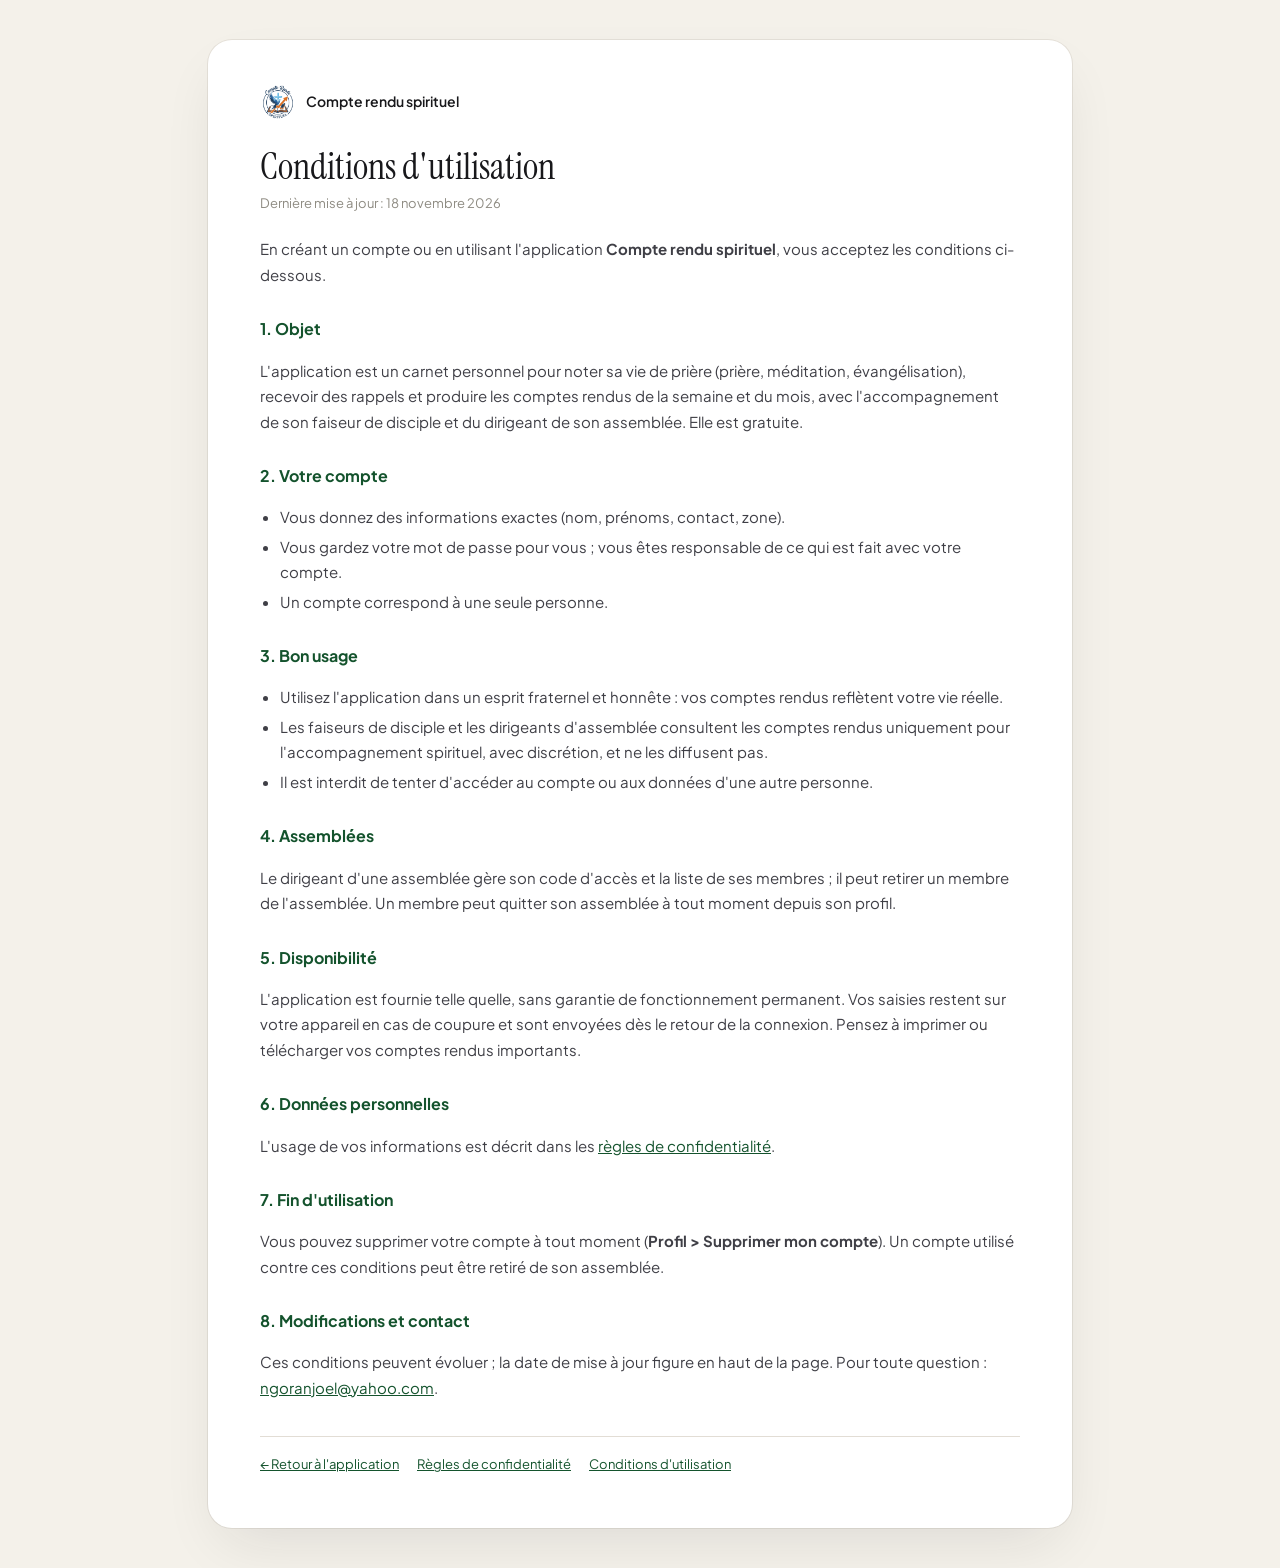
<file: web/conditions.html>
<!doctype html>
<html lang="fr">
<head>
<meta charset="utf-8">
<meta name="viewport" content="width=device-width, initial-scale=1">
<title>Conditions d'utilisation · Compte rendu spirituel</title>
<link rel="icon" href="icone.svg" type="image/svg+xml">
<link rel="preconnect" href="https://fonts.googleapis.com"><link rel="preconnect" href="https://fonts.gstatic.com" crossorigin>
<link href="https://fonts.googleapis.com/css2?family=Instrument+Serif&family=Plus+Jakarta+Sans:wght@400;600;700&display=swap" rel="stylesheet">
<style>
body{margin:0;background:#f4f1ea;color:#18181b;font:15px/1.7 "Plus Jakarta Sans",system-ui,-apple-system,"Segoe UI",sans-serif}
main{max-width:760px;margin:24px auto;background:#fff;border-radius:24px;padding:28px 22px 36px;box-shadow:0 24px 60px -15px rgba(24,24,27,.11),0 0 0 1px rgba(226,221,213,.85)}
@media(min-width:640px){main{margin:40px auto;padding:44px 52px 52px}}
.marque{display:flex;align-items:center;gap:10px;text-decoration:none;color:#18181b;font-weight:600;font-size:14px}
.marque img{width:36px;height:36px}
h1{font-family:"Instrument Serif",Georgia,serif;font-weight:400;font-size:2.3rem;line-height:1.15;margin:26px 0 4px}
.maj{color:#8e8b82;font-size:13px;margin:0 0 22px}
h2{font-size:16px;margin:28px 0 6px;color:#14532d}
p,li{color:#3f3f46} ul{padding-left:20px} li{margin:4px 0}
a{color:#14532d}
.pied{margin-top:36px;padding-top:16px;border-top:1px solid #e2ddd5;font-size:13px;display:flex;flex-wrap:wrap;gap:8px 18px}
</style>
</head>
<body>
<main>
<a class="marque" href="./"><img src="icone.svg" alt="">Compte rendu spirituel</a>
<h1>Conditions d'utilisation</h1>
<p class="maj">Dernière mise à jour : 18 novembre 2026</p>
<p>En créant un compte ou en utilisant l'application <b>Compte rendu spirituel</b>, vous acceptez les conditions ci-dessous.</p>

<h2>1. Objet</h2>
<p>L'application est un carnet personnel pour noter sa vie de prière (prière, méditation, évangélisation), recevoir des rappels et produire les comptes rendus de la semaine et du mois, avec l'accompagnement de son faiseur de disciple et du dirigeant de son assemblée. Elle est gratuite.</p>

<h2>2. Votre compte</h2>
<ul>
<li>Vous donnez des informations exactes (nom, prénoms, contact, zone).</li>
<li>Vous gardez votre mot de passe pour vous ; vous êtes responsable de ce qui est fait avec votre compte.</li>
<li>Un compte correspond à une seule personne.</li>
</ul>

<h2>3. Bon usage</h2>
<ul>
<li>Utilisez l'application dans un esprit fraternel et honnête : vos comptes rendus reflètent votre vie réelle.</li>
<li>Les faiseurs de disciple et les dirigeants d'assemblée consultent les comptes rendus uniquement pour l'accompagnement spirituel, avec discrétion, et ne les diffusent pas.</li>
<li>Il est interdit de tenter d'accéder au compte ou aux données d'une autre personne.</li>
</ul>

<h2>4. Assemblées</h2>
<p>Le dirigeant d'une assemblée gère son code d'accès et la liste de ses membres ; il peut retirer un membre de l'assemblée. Un membre peut quitter son assemblée à tout moment depuis son profil.</p>

<h2>5. Disponibilité</h2>
<p>L'application est fournie telle quelle, sans garantie de fonctionnement permanent. Vos saisies restent sur votre appareil en cas de coupure et sont envoyées dès le retour de la connexion. Pensez à imprimer ou télécharger vos comptes rendus importants.</p>

<h2>6. Données personnelles</h2>
<p>L'usage de vos informations est décrit dans les <a href="confidentialite.html">règles de confidentialité</a>.</p>

<h2>7. Fin d'utilisation</h2>
<p>Vous pouvez supprimer votre compte à tout moment (<b>Profil &gt; Supprimer mon compte</b>). Un compte utilisé contre ces conditions peut être retiré de son assemblée.</p>

<h2>8. Modifications et contact</h2>
<p>Ces conditions peuvent évoluer ; la date de mise à jour figure en haut de la page. Pour toute question : <a href="mailto:ngoranjoel@yahoo.com">ngoranjoel@yahoo.com</a>.</p>
<div class="pied"><a href="./">← Retour à l'application</a><a href="confidentialite.html">Règles de confidentialité</a><a href="conditions.html">Conditions d'utilisation</a></div>
</main>
</body>
</html>
</file>
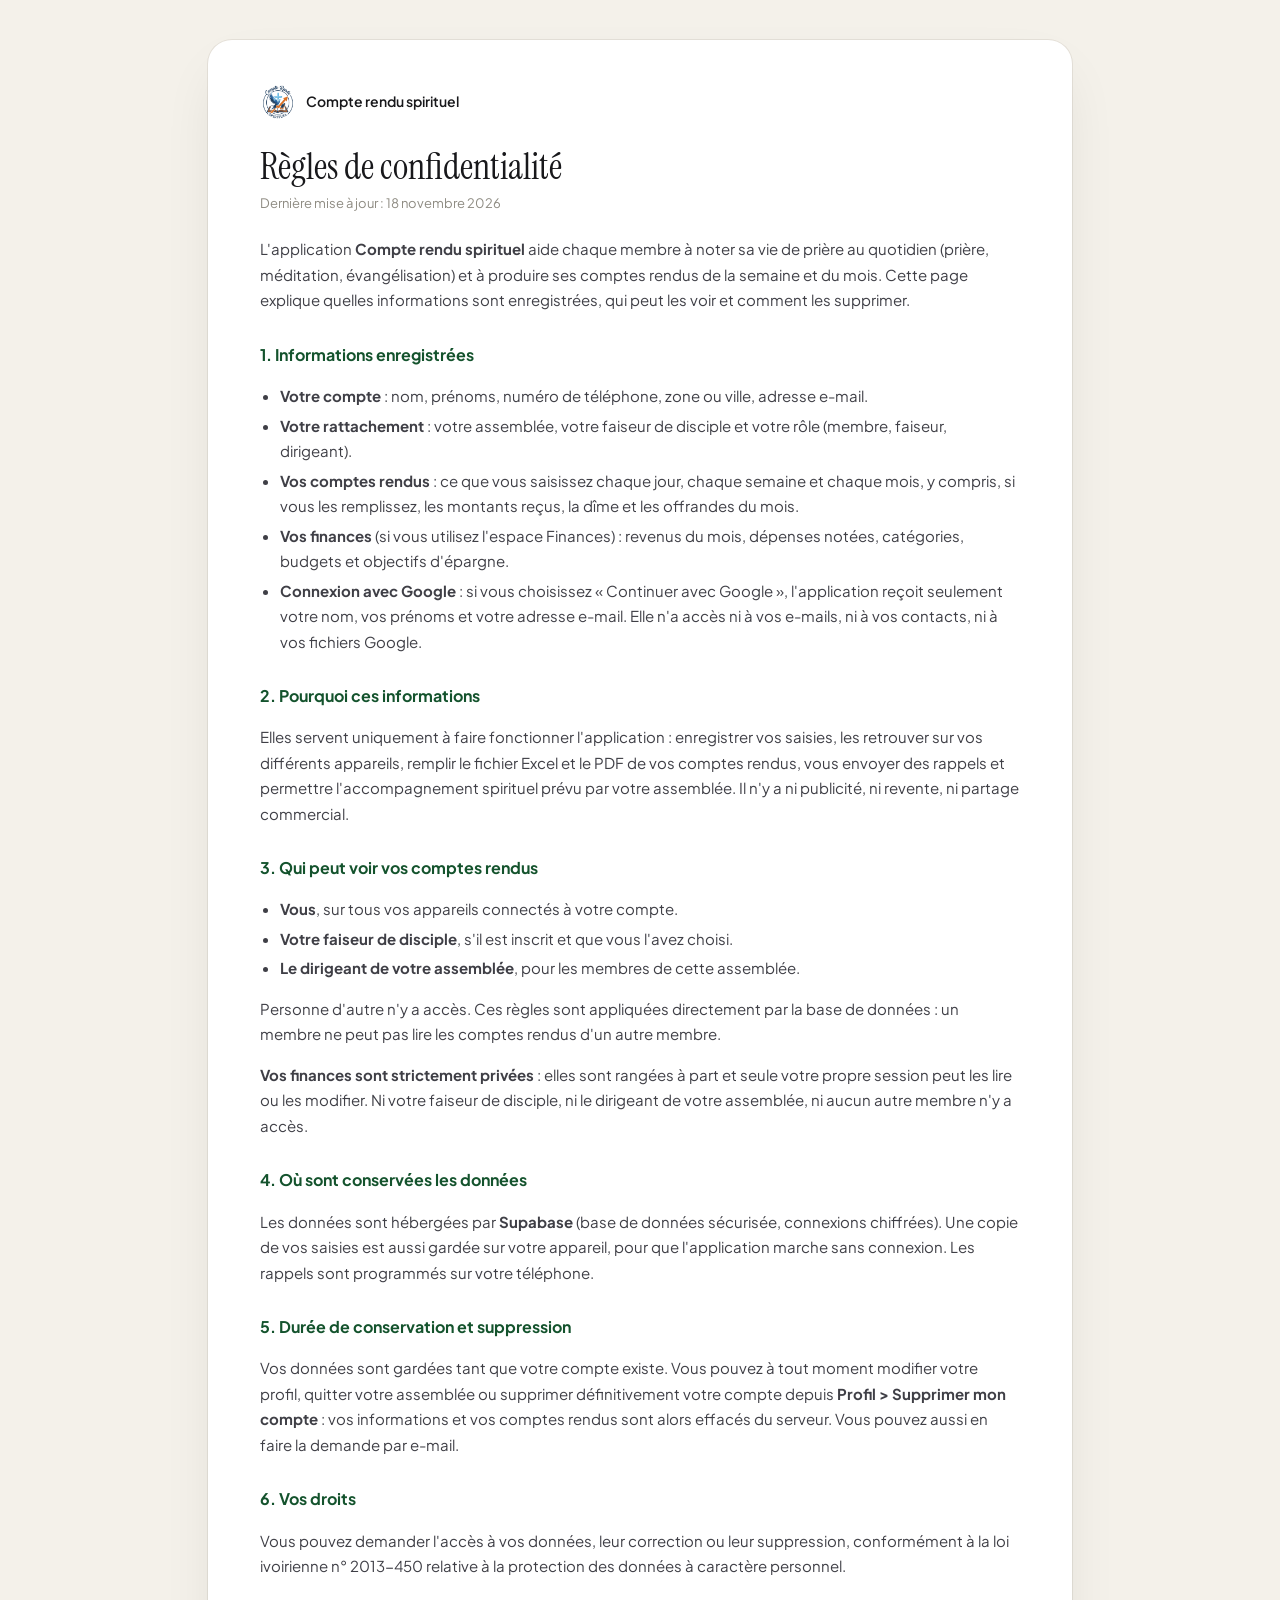
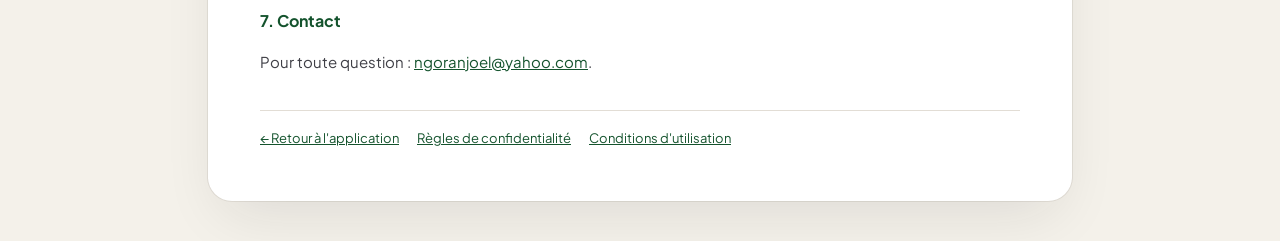
<file: web/confidentialite.html>
<!doctype html>
<html lang="fr">
<head>
<meta charset="utf-8">
<meta name="viewport" content="width=device-width, initial-scale=1">
<title>Règles de confidentialité · Compte rendu spirituel</title>
<link rel="icon" href="icone.svg" type="image/svg+xml">
<link rel="preconnect" href="https://fonts.googleapis.com"><link rel="preconnect" href="https://fonts.gstatic.com" crossorigin>
<link href="https://fonts.googleapis.com/css2?family=Instrument+Serif&family=Plus+Jakarta+Sans:wght@400;600;700&display=swap" rel="stylesheet">
<style>
body{margin:0;background:#f4f1ea;color:#18181b;font:15px/1.7 "Plus Jakarta Sans",system-ui,-apple-system,"Segoe UI",sans-serif}
main{max-width:760px;margin:24px auto;background:#fff;border-radius:24px;padding:28px 22px 36px;box-shadow:0 24px 60px -15px rgba(24,24,27,.11),0 0 0 1px rgba(226,221,213,.85)}
@media(min-width:640px){main{margin:40px auto;padding:44px 52px 52px}}
.marque{display:flex;align-items:center;gap:10px;text-decoration:none;color:#18181b;font-weight:600;font-size:14px}
.marque img{width:36px;height:36px}
h1{font-family:"Instrument Serif",Georgia,serif;font-weight:400;font-size:2.3rem;line-height:1.15;margin:26px 0 4px}
.maj{color:#8e8b82;font-size:13px;margin:0 0 22px}
h2{font-size:16px;margin:28px 0 6px;color:#14532d}
p,li{color:#3f3f46} ul{padding-left:20px} li{margin:4px 0}
a{color:#14532d}
.pied{margin-top:36px;padding-top:16px;border-top:1px solid #e2ddd5;font-size:13px;display:flex;flex-wrap:wrap;gap:8px 18px}
</style>
</head>
<body>
<main>
<a class="marque" href="./"><img src="icone.svg" alt="">Compte rendu spirituel</a>
<h1>Règles de confidentialité</h1>
<p class="maj">Dernière mise à jour : 18 novembre 2026</p>
<p>L'application <b>Compte rendu spirituel</b> aide chaque membre à noter sa vie de prière au quotidien (prière, méditation, évangélisation) et à produire ses comptes rendus de la semaine et du mois. Cette page explique quelles informations sont enregistrées, qui peut les voir et comment les supprimer.</p>

<h2>1. Informations enregistrées</h2>
<ul>
<li><b>Votre compte</b> : nom, prénoms, numéro de téléphone, zone ou ville, adresse e-mail.</li>
<li><b>Votre rattachement</b> : votre assemblée, votre faiseur de disciple et votre rôle (membre, faiseur, dirigeant).</li>
<li><b>Vos comptes rendus</b> : ce que vous saisissez chaque jour, chaque semaine et chaque mois, y compris, si vous les remplissez, les montants reçus, la dîme et les offrandes du mois.</li>
<li><b>Vos finances</b> (si vous utilisez l'espace Finances) : revenus du mois, dépenses notées, catégories, budgets et objectifs d'épargne.</li>
<li><b>Connexion avec Google</b> : si vous choisissez « Continuer avec Google », l'application reçoit seulement votre nom, vos prénoms et votre adresse e-mail. Elle n'a accès ni à vos e-mails, ni à vos contacts, ni à vos fichiers Google.</li>
</ul>

<h2>2. Pourquoi ces informations</h2>
<p>Elles servent uniquement à faire fonctionner l'application : enregistrer vos saisies, les retrouver sur vos différents appareils, remplir le fichier Excel et le PDF de vos comptes rendus, vous envoyer des rappels et permettre l'accompagnement spirituel prévu par votre assemblée. Il n'y a ni publicité, ni revente, ni partage commercial.</p>

<h2>3. Qui peut voir vos comptes rendus</h2>
<ul>
<li><b>Vous</b>, sur tous vos appareils connectés à votre compte.</li>
<li><b>Votre faiseur de disciple</b>, s'il est inscrit et que vous l'avez choisi.</li>
<li><b>Le dirigeant de votre assemblée</b>, pour les membres de cette assemblée.</li>
</ul>
<p>Personne d'autre n'y a accès. Ces règles sont appliquées directement par la base de données : un membre ne peut pas lire les comptes rendus d'un autre membre.</p>
<p><b>Vos finances sont strictement privées</b> : elles sont rangées à part et seule votre propre session peut les lire ou les modifier. Ni votre faiseur de disciple, ni le dirigeant de votre assemblée, ni aucun autre membre n'y a accès.</p>

<h2>4. Où sont conservées les données</h2>
<p>Les données sont hébergées par <b>Supabase</b> (base de données sécurisée, connexions chiffrées). Une copie de vos saisies est aussi gardée sur votre appareil, pour que l'application marche sans connexion. Les rappels sont programmés sur votre téléphone.</p>

<h2>5. Durée de conservation et suppression</h2>
<p>Vos données sont gardées tant que votre compte existe. Vous pouvez à tout moment modifier votre profil, quitter votre assemblée ou supprimer définitivement votre compte depuis <b>Profil &gt; Supprimer mon compte</b> : vos informations et vos comptes rendus sont alors effacés du serveur. Vous pouvez aussi en faire la demande par e-mail.</p>

<h2>6. Vos droits</h2>
<p>Vous pouvez demander l'accès à vos données, leur correction ou leur suppression, conformément à la loi ivoirienne n° 2013-450 relative à la protection des données à caractère personnel.</p>

<h2>7. Contact</h2>
<p>Pour toute question : <a href="mailto:ngoranjoel@yahoo.com">ngoranjoel@yahoo.com</a>.</p>
<div class="pied"><a href="./">← Retour à l'application</a><a href="confidentialite.html">Règles de confidentialité</a><a href="conditions.html">Conditions d'utilisation</a></div>
</main>
</body>
</html>
</file>
<file: web/style.css>
/* Compte rendu spirituel : interface claire et aérée.
   Idée : des panneaux gris très clairs qui portent des rangées blanches en pastille, chacune repérée
   par une icône dans un rond de couleur douce ; un seul vert pour agir, un marine pour le texte.
   Ordinateur : menu à gauche. Téléphone : en-tête compact et onglets en bas. */
:root{
  color-scheme:light;
  --fond:#e8ecf1; --surface:#ffffff; --panneau:#f1f4f7; --trait:#e2e7ee; --trait-fort:#cfd6e0;
  --encre:#27298a; --gris:#4f55c9; --gris-clair:#6f75da;
  --vert:#2fb35a; --vert-fonce:#23924a; --vert-pale:#dff5e6;
  --bleu:#2d9cdb; --bleu-pale:#ddf0fd;
  --violet:#7b61e8; --violet-pale:#ece6fd;
  --orange:#e88b2e; --orange-pale:#fdeedd;
  --rose:#e2557a; --rose-pale:#fde4ea;
  --ardoise:#5b5fc7; --ardoise-pale:#e8eaff;
  --rouge:#d64545;
  --police:"Lexend","Segoe UI",Roboto,"Helvetica Neue",Arial,sans-serif;
  --rayon:14px; --ombre:0 1px 2px rgba(70,80,190,.06),0 8px 24px rgba(70,80,190,.06);
  --lateral:252px; --onglets:68px;
}
*{box-sizing:border-box}
html,body{margin:0;height:100%}
body{background:var(--fond);color:var(--encre);font-family:var(--police);font-size:16px;line-height:1.45;font-variant-numeric:tabular-nums;-webkit-tap-highlight-color:transparent}
button,input,select,textarea{font:inherit;color:inherit}
button{cursor:pointer}
:focus-visible{outline:3px solid rgba(45,156,219,.55);outline-offset:2px;border-radius:10px}
[hidden]{display:none!important}
h1,h2,h3{margin:0;line-height:1.2;text-wrap:balance}
p{margin:0}
.ic{width:20px;height:20px;flex:none;stroke:currentColor;fill:none;stroke-width:2;stroke-linecap:round;stroke-linejoin:round}

/* ---------- Charpente ---------- */
.app{min-height:100%;display:flex}
.lateral{display:none}
.contenu{flex:1;min-width:0;display:flex;flex-direction:column}
.entete{position:sticky;top:0;z-index:20;display:flex;align-items:center;gap:12px;padding:12px 16px;padding-top:max(12px,env(safe-area-inset-top));background:rgba(232,236,241,.9);backdrop-filter:blur(10px);-webkit-backdrop-filter:blur(10px)}
.entete .titre-vue{flex:1;min-width:0}
.entete .titre-vue b{display:block;font-size:1.05rem;font-weight:700;white-space:nowrap;overflow:hidden;text-overflow:ellipsis}
.entete .titre-vue span{display:block;font-size:.8rem;color:var(--gris)}
.logo{width:42px;height:42px;flex:none;display:block;filter:drop-shadow(0 3px 6px rgba(11,61,134,.25))}
.avatar{width:40px;height:40px;flex:none;border-radius:50%;display:grid;place-items:center;font-weight:700;font-size:.9rem;border:0;background:var(--violet-pale);color:var(--violet)}
.avatar.petit{width:34px;height:34px;font-size:.8rem}
.page{flex:1;width:100%;max-width:920px;margin:0 auto;padding:4px 16px calc(var(--onglets) + 28px + env(safe-area-inset-bottom))}
.vue{display:flex;flex-direction:column;gap:16px}
@media (prefers-reduced-motion:no-preference){
  .vue.entree{animation:entree .28s ease-out}
  @keyframes entree{from{opacity:0;transform:translateY(8px)}to{opacity:1;transform:none}}
}

/* Onglets du bas (téléphone) */
.onglets-bas{position:fixed;left:0;right:0;bottom:0;z-index:30;display:flex;justify-content:space-around;background:var(--surface);border-top:1px solid var(--trait);padding:6px 6px calc(6px + env(safe-area-inset-bottom));box-shadow:0 -6px 20px rgba(70,80,190,.06)}
.onglets-bas button{flex:1;max-width:96px;border:0;background:none;display:flex;flex-direction:column;align-items:center;gap:3px;padding:4px 2px;color:var(--gris);font-size:.7rem;font-weight:500}
.onglets-bas .rond-ic{width:40px;height:30px;border-radius:15px;display:grid;place-items:center;transition:background .2s}
.onglets-bas [aria-current="page"]{color:var(--encre);font-weight:700}
.onglets-bas [aria-current="page"] .rond-ic{background:var(--vert-pale);color:var(--vert-fonce)}
body.auth .onglets-bas,body.auth .entete .avatar,body.auth .lateral{display:none!important}
body.auth .page{padding-bottom:40px}

/* Menu latéral (ordinateur) */
@media (min-width:960px){
  .lateral{display:flex;flex-direction:column;gap:6px;width:var(--lateral);flex:none;position:sticky;top:0;height:100vh;background:var(--surface);border-right:1px solid var(--trait);padding:22px 14px}
  .lateral .marque{display:flex;align-items:center;gap:12px;padding:0 8px 18px}
  .lateral .marque div b{display:block;font-size:1rem}
  .lateral .marque div span{display:block;font-size:.75rem;color:var(--gris)}
  .lateral nav{display:flex;flex-direction:column;gap:4px}
  .lateral nav button{display:flex;align-items:center;gap:12px;border:0;background:none;padding:8px 10px;border-radius:12px;text-align:left;color:var(--gris);font-weight:500}
  .lateral nav button:hover{background:var(--panneau);color:var(--encre)}
  .lateral nav button[aria-current="page"]{background:var(--panneau);color:var(--encre);font-weight:700}
  .lateral .pied-lateral{margin-top:auto;display:flex;flex-direction:column;gap:10px;padding:12px 8px 0;border-top:1px solid var(--trait)}
  .lateral .moi{display:flex;align-items:center;gap:10px;border:0;background:none;padding:6px;border-radius:12px;text-align:left}
  .lateral .moi:hover{background:var(--panneau)}
  .lateral .moi div b{display:block;font-size:.9rem}
  .lateral .moi div span{display:block;font-size:.75rem;color:var(--gris);white-space:nowrap;overflow:hidden;text-overflow:ellipsis;max-width:150px}
  .onglets-bas{display:none}
  .entete{display:none}
  .page{padding:28px 32px 48px}
}

/* Téléphone : le titre de la vue est dans l'en-tête ; la page garde ses flèches */
@media (max-width:959px){
  .tete-nav > div:first-child{display:none}
  .tete-nav .nav-date{width:100%;justify-content:space-between}
}
@media (max-width:420px){
  .pas{gap:3px}
  .pas button{width:30px;height:32px}
  .pas input{width:46px;height:36px;font-size:.95rem}
  .rangee{gap:9px;padding:8px}
  .rangee .pic{width:34px;height:34px}
  .rangee .libelle{font-size:.9rem}
  .unite{width:auto;min-width:22px;font-size:.68rem}
  .don{grid-template-columns:minmax(0,1fr) 72px minmax(0,1fr) 36px}
  .don input{padding:0 6px;font-size:.9rem}
}

/* ---------- Pastilles d'icônes (couleurs douces) ---------- */
.pic{width:38px;height:38px;flex:none;border-radius:50%;display:grid;place-items:center}
.pic.petit{width:32px;height:32px}.pic.petit .ic{width:17px;height:17px}
.bleu{background:var(--bleu-pale);color:var(--bleu)}
.violet{background:var(--violet-pale);color:var(--violet)}
.vert{background:var(--vert-pale);color:var(--vert-fonce)}
.orange{background:var(--orange-pale);color:var(--orange)}
.rose{background:var(--rose-pale);color:var(--rose)}
.ardoise{background:var(--ardoise-pale);color:var(--ardoise)}

/* ---------- Titres de vue ---------- */
.tete-vue{display:flex;align-items:flex-end;justify-content:space-between;gap:12px;flex-wrap:wrap}
.tete-vue h1{font-size:1.6rem;font-weight:700;letter-spacing:-.01em}
.tete-vue .sous{color:var(--gris);font-size:.92rem;margin-top:2px}
.nav-date{display:flex;align-items:center;gap:6px}
.btn-rond{width:40px;height:40px;border-radius:12px;border:1px solid var(--trait);background:var(--surface);display:grid;place-items:center;color:var(--encre)}
.btn-rond:hover{border-color:var(--trait-fort)}

/* ---------- Cartes, panneaux, rangées ---------- */
.carte{background:var(--surface);border-radius:18px;box-shadow:var(--ombre);padding:18px;display:flex;flex-direction:column;gap:14px}
.carte > h2,.panneau-titre h2{font-size:1.05rem;font-weight:700}
.panneau{background:var(--panneau);border-radius:var(--rayon);padding:10px;display:flex;flex-direction:column;gap:8px}
.panneau-titre{display:flex;align-items:center;gap:10px;padding:2px 4px 4px}
.panneau-titre .aide{margin-left:auto}
.rangee{display:flex;align-items:center;gap:12px;background:var(--surface);border-radius:12px;padding:8px 10px;min-height:56px;box-shadow:0 1px 1px rgba(70,80,190,.03)}
.rangee .libelle{flex:1;min-width:0;font-weight:500;font-size:.95rem}
.rangee .libelle small{display:block;color:var(--gris);font-weight:400;font-size:.78rem}
.rangee.cliquable{border:0;width:100%;text-align:left;cursor:pointer}
.rangee.cliquable:hover{box-shadow:0 0 0 1px var(--trait-fort)}
.grille-2{display:grid;grid-template-columns:1fr;gap:16px;align-items:start}
@media (min-width:1100px){.grille-2{grid-template-columns:1fr 1fr}}
.aide{color:var(--gris);font-size:.86rem}

/* Saisie : - valeur + */
.pas{display:flex;align-items:center;gap:4px;flex:none}
.pas button{width:34px;height:34px;border-radius:10px;border:0;background:var(--vert-pale);color:var(--vert-fonce);display:grid;place-items:center}
.pas button:hover{background:#cdeed8}
.pas button .ic{width:16px;height:16px;stroke-width:2.6}
.pas input{width:58px;height:38px;border:1px solid var(--trait);border-radius:10px;background:var(--panneau);text-align:center;font-weight:700;font-size:1rem;padding:0 4px;-moz-appearance:textfield}
.pas input::-webkit-outer-spin-button,.pas input::-webkit-inner-spin-button{-webkit-appearance:none;margin:0}
.pas input:focus{background:var(--surface);border-color:var(--bleu)}
.unite{font-size:.72rem;color:var(--gris);width:30px;text-align:left}
.heure{height:38px;border:1px solid var(--trait);border-radius:10px;background:var(--panneau);padding:0 8px;font-weight:700}

/* Interrupteur */
.inter{position:relative;width:46px;height:28px;flex:none}
.inter input{position:absolute;inset:0;opacity:0;margin:0;cursor:pointer}
.inter span{position:absolute;inset:0;border-radius:14px;background:var(--trait-fort);transition:background .2s}
.inter span::after{content:"";position:absolute;top:3px;left:3px;width:22px;height:22px;border-radius:50%;background:#fff;box-shadow:0 1px 3px rgba(0,0,0,.2);transition:transform .2s}
.inter input:checked + span{background:var(--vert)}
.inter input:checked + span::after{transform:translateX(18px)}
.inter input:focus-visible + span{outline:3px solid rgba(45,156,219,.55);outline-offset:2px}

/* Champs de formulaire */
.champs{display:grid;grid-template-columns:repeat(auto-fill,minmax(200px,1fr));gap:12px}
.champ{display:flex;flex-direction:column;gap:6px;font-size:.84rem;font-weight:500;color:var(--gris)}
.champ.large{grid-column:1/-1}
.champ input,.champ select,.champ textarea{height:46px;border:1px solid var(--trait);border-radius:12px;background:var(--panneau);padding:0 14px;font-size:1rem;color:var(--encre);font-weight:500;width:100%;min-width:0}
.champ textarea{height:auto;min-height:92px;padding:12px 14px;resize:vertical;line-height:1.4}
.champ input:focus,.champ select:focus,.champ textarea:focus{background:var(--surface);border-color:var(--bleu);outline:none;box-shadow:0 0 0 3px rgba(45,156,219,.15)}
.champ input.code{letter-spacing:.35em;text-transform:uppercase;text-align:center;font-weight:700;font-size:1.2rem}
.case{display:flex;align-items:center;gap:8px;font-size:.88rem;color:var(--gris)}
.case input{width:18px;height:18px;accent-color:var(--vert)}

/* Boutons */
.actions{display:flex;align-items:center;gap:10px;flex-wrap:wrap}
.btn{display:inline-flex;align-items:center;justify-content:center;gap:8px;height:44px;padding:0 18px;border-radius:12px;border:1px solid var(--trait);background:var(--surface);font-weight:600;font-size:.94rem;color:var(--encre)}
.btn:hover{border-color:var(--trait-fort)}
.btn.vert{background:var(--vert);border-color:var(--vert);color:#fff}
.btn.vert:hover{background:var(--vert-fonce)}
.btn.sombre{background:var(--encre);border-color:var(--encre);color:#fff}
.btn.large{width:100%}
.btn.danger{color:var(--rouge);border-color:#f3cccc}
.btn:disabled{opacity:.55;cursor:default}
.lien{border:0;background:none;color:var(--bleu);font-weight:600;padding:4px 0;text-align:left}
.lien.danger{color:var(--rouge)}
.msg{font-size:.86rem;color:var(--gris)}
.msg.err{color:var(--rouge);font-weight:600}
.msg.ok{color:var(--vert-fonce);font-weight:600}

/* Segments (onglets dans une carte) */
.segments{display:flex;gap:4px;background:var(--panneau);padding:4px;border-radius:12px}
.segments button{flex:1;border:0;background:none;border-radius:9px;padding:9px 10px;font-weight:600;color:var(--gris);font-size:.9rem}
.segments button[aria-selected="true"]{background:var(--surface);color:var(--encre);box-shadow:0 1px 3px rgba(70,80,190,.12)}

/* État de synchronisation */
.synchro{display:inline-flex;align-items:center;gap:6px;font-size:.78rem;color:var(--gris)}
.synchro::before{content:"";width:8px;height:8px;border-radius:50%;background:var(--vert);flex:none}
.synchro.attente::before{background:var(--orange)}
.synchro.horsligne::before{background:var(--gris-clair)}
.synchro.err::before{background:var(--rouge)}

/* ---------- Ma journée ---------- */
.bande{display:grid;grid-template-columns:repeat(7,1fr);gap:6px}
.jour-bande{border:0;background:var(--surface);border-radius:14px;padding:8px 0 10px;display:flex;flex-direction:column;align-items:center;gap:2px;box-shadow:0 1px 2px rgba(70,80,190,.05);color:var(--gris)}
.jour-bande b{font-size:1.05rem;color:var(--encre)}
.jour-bande small{font-size:.7rem;text-transform:uppercase;letter-spacing:.04em}
.jour-bande i{width:7px;height:7px;border-radius:50%;background:var(--trait-fort);margin-top:3px}
.jour-bande.partiel i{background:var(--orange)}
.jour-bande.complet i{background:var(--vert)}
.jour-bande.auj small{color:var(--vert-fonce);font-weight:700}
.jour-bande[aria-current="date"]{background:var(--encre);color:#c9d1e3}
.jour-bande[aria-current="date"] b{color:#fff}
.trio{display:grid;grid-template-columns:repeat(3,1fr);gap:10px}
.trio-item{border:0;background:var(--surface);border-radius:16px;padding:12px 8px;display:flex;flex-direction:column;align-items:center;gap:6px;box-shadow:var(--ombre);text-align:center}
.trio-item b{font-size:.9rem}
.trio-item > span:not(.pic){font-size:.76rem;color:var(--gris)}
.trio-item.fait .pic{background:var(--vert);color:#fff}
.trio-item.fait > span:not(.pic){color:var(--vert-fonce);font-weight:600}
.raccourcis{display:grid;grid-template-columns:repeat(auto-fit,minmax(150px,1fr));gap:10px}
.raccourci{border:0;background:var(--surface);border-radius:16px;padding:12px;display:flex;align-items:center;gap:10px;box-shadow:var(--ombre);text-align:left}
.raccourci div b{display:block;font-size:.95rem}
.raccourci div span{display:block;font-size:.76rem;color:var(--gris)}
.raccourci .fleche{margin-left:auto;color:var(--gris-clair)}
.barre-enreg{position:sticky;bottom:calc(var(--onglets) + 10px + env(safe-area-inset-bottom));z-index:10;display:flex;align-items:center;gap:12px;background:var(--surface);border-radius:16px;padding:10px 10px 10px 16px;box-shadow:0 8px 30px rgba(70,80,190,.14)}
.barre-enreg .msg{flex:1}
@media (min-width:960px){.barre-enreg{position:static;box-shadow:var(--ombre)}}
.annonce{display:flex;gap:12px;align-items:flex-start}

/* ---------- Semaine ---------- */
.score-bloc{display:flex;align-items:center;gap:18px}
.anneau{width:96px;height:96px;flex:none;position:relative}
.anneau svg{width:100%;height:100%;transform:rotate(-90deg)}
.anneau circle{fill:none;stroke-width:9}
.anneau .fond-anneau{stroke:var(--panneau)}
.anneau .val-anneau{stroke:var(--vert);stroke-linecap:round;transition:stroke-dashoffset .5s}
.anneau b{position:absolute;inset:0;display:grid;place-items:center;font-size:1.35rem;font-weight:700}
.jauge{height:7px;border-radius:4px;background:var(--panneau);overflow:hidden}
.jauge i{display:block;height:100%;border-radius:4px;background:var(--bleu)}
.jauge i.ok{background:var(--vert)} .jauge i.bas{background:var(--rose)}
.objectif .libelle .jauge{margin-top:6px}
.objectif .valeur{font-weight:700;font-size:.9rem;white-space:nowrap}
.objectif .valeur small{color:var(--gris);font-weight:500}
.points{display:flex;gap:4px}
.points i{width:9px;height:9px;border-radius:50%;background:var(--trait-fort)}
.points i.on{background:var(--vert)}
.rangee.hors{opacity:.55}
.rangee .total{font-weight:700;font-size:.9rem;min-width:44px;text-align:right}

/* ---------- Mois : calendrier ---------- */
.calendrier{display:grid;grid-template-columns:repeat(7,1fr);gap:6px}
.calendrier .jsem{text-align:center;font-size:.72rem;color:var(--gris);font-weight:600;text-transform:uppercase;padding-bottom:2px}
.case-cal{aspect-ratio:1;border:0;border-radius:12px;background:var(--panneau);display:flex;flex-direction:column;align-items:center;justify-content:center;gap:3px;font-weight:600;font-size:.92rem;color:var(--encre);min-height:40px}
.case-cal i{width:6px;height:6px;border-radius:50%;background:transparent}
.case-cal.partiel{background:var(--orange-pale)} .case-cal.partiel i{background:var(--orange)}
.case-cal.complet{background:var(--vert-pale)} .case-cal.complet i{background:var(--vert)}
.case-cal.auj{box-shadow:inset 0 0 0 2px var(--encre)}
.case-cal.vide-cal{background:none}
.legende{display:flex;gap:14px;flex-wrap:wrap;font-size:.78rem;color:var(--gris)}
.legende span{display:inline-flex;align-items:center;gap:6px}
.legende i{width:10px;height:10px;border-radius:3px;display:inline-block}
.tuiles{display:grid;grid-template-columns:repeat(auto-fill,minmax(150px,1fr));gap:10px}
.tuile{background:var(--panneau);border-radius:14px;padding:12px;display:flex;gap:10px;align-items:center}
.tuile div b{display:block;font-size:1.1rem}
.tuile div span{display:block;font-size:.74rem;color:var(--gris);line-height:1.3}
.don{display:grid;grid-template-columns:minmax(0,1.4fr) minmax(0,.8fr) minmax(0,1.2fr) 38px;gap:6px;align-items:center}
.don input{height:42px;border:1px solid var(--trait);border-radius:10px;background:var(--surface);padding:0 10px;font-weight:600;width:100%;min-width:0}
.don input:focus{border-color:var(--bleu);outline:none}
.don button{height:38px;border-radius:10px;border:0;background:var(--rose-pale);color:var(--rose);display:grid;place-items:center}
.don.tete{font-size:.74rem;color:var(--gris);font-weight:600;padding:0 4px}
.don.total{font-weight:700;padding:8px 6px 2px;border-top:1px solid var(--trait-fort)}

/* ---------- Suivi ---------- */
.personnes{display:flex;flex-direction:column;gap:10px}
.personne{background:var(--surface);border-radius:16px;padding:14px;box-shadow:var(--ombre);display:flex;flex-direction:column;gap:10px}
.personne .tete{display:flex;align-items:center;gap:12px}
.personne .ident{flex:1;min-width:0}
.personne .nom{font-weight:700;font-size:.98rem}
.personne .sous{font-size:.8rem;color:var(--gris)}
.personne .score{font-weight:700;font-size:1.2rem}
.personne .score.ok{color:var(--vert-fonce)} .personne .score.moyen{color:var(--orange)} .personne .score.bas{color:var(--rose)}
.personne .chiffres{display:flex;flex-wrap:wrap;gap:6px}
.puce{display:inline-flex;align-items:center;gap:6px;background:var(--panneau);border-radius:999px;padding:4px 10px;font-size:.78rem;font-weight:500}
.puce .ic{width:14px;height:14px}
.badge{display:inline-block;font-size:.66rem;font-weight:700;letter-spacing:.06em;text-transform:uppercase;background:var(--violet-pale);color:var(--violet);border-radius:999px;padding:2px 8px;margin-left:6px;vertical-align:2px}
.personne details summary{cursor:pointer;color:var(--gris);font-size:.84rem;font-weight:600;list-style:none}
.personne details summary::-webkit-details-marker{display:none}
.personne details summary::before{content:"⋯  "}
.personne details .actions{margin-top:8px}
.code-affiche{font-family:ui-monospace,"SF Mono",Menlo,Consolas,monospace;font-size:1.6rem;font-weight:700;letter-spacing:.3em;text-align:center;background:var(--panneau);border:2px dashed var(--trait-fort);border-radius:14px;padding:12px}

/* ---------- Connexion et premiers pas ---------- */
.auth-cadre{display:grid;grid-template-columns:1fr;gap:0;background:var(--surface);border-radius:22px;box-shadow:var(--ombre);overflow:hidden;max-width:920px;width:100%;margin:8px auto 0}
.auth-intro{background:var(--encre);color:#fff;padding:26px;display:flex;flex-direction:column;gap:18px}
.auth-intro h1{font-size:1.7rem;font-weight:700}
.auth-intro p{color:#c9d1e3;font-size:.95rem}
.auth-intro ul{list-style:none;margin:0;padding:0;display:flex;flex-direction:column;gap:12px}
.auth-intro li{display:flex;gap:12px;align-items:center;font-size:.92rem;color:#e6eaf3}
.auth-form{padding:24px;display:flex;flex-direction:column;gap:16px}
@media (max-width:719px){.auth-intro ul{display:none}.auth-intro{padding:20px 22px}}
@media (min-width:720px){.auth-cadre{grid-template-columns:5fr 6fr;margin-top:6vh}.auth-intro{padding:36px}.auth-form{padding:36px}}
.etape-cartes{display:grid;grid-template-columns:1fr;gap:16px}
@media (min-width:960px){.etape-cartes{grid-template-columns:1fr 1fr}}

/* Fenêtre de confirmation */
dialog{border:0;border-radius:20px;padding:22px;max-width:420px;width:calc(100% - 32px);background:var(--surface);color:var(--encre);box-shadow:0 20px 60px rgba(70,80,190,.3)}
dialog::backdrop{background:rgba(70,80,190,.4)}

/* ---------- Aperçu avant impression ---------- */
#apercu{max-width:1100px;margin:0 auto;padding:14px;display:flex;flex-direction:column;gap:12px}
.apercu-barre{background:var(--surface);border-radius:16px;padding:10px;box-shadow:var(--ombre);display:flex;gap:10px;flex-wrap:wrap;align-items:center}
#cadre{overflow:hidden;background:#fff;box-shadow:0 4px 14px rgba(70,80,190,.2);border-radius:6px}
#feuille{transform-origin:0 0;padding:6mm;background:#fff;width:max-content}

/* ---------- Page imprimable : reprend la présentation du classeur Excel ---------- */
.rapport{background:#fff;color:#000;font-family:Arial,Helvetica,sans-serif;font-size:8pt;line-height:1.25;-webkit-print-color-adjust:exact;print-color-adjust:exact}
.rapport *{-webkit-print-color-adjust:exact;print-color-adjust:exact}
.r-paysage{width:277mm} .r-portrait{width:190mm}
.r-titre{background:#0070c0;color:#fff;font-weight:700;font-size:12pt;text-align:center;padding:2mm}
.r-dates{text-align:center;font-weight:700;color:#1f3864;margin-top:1.5mm}
.r-haut{display:flex;align-items:center;gap:5mm;margin:2mm 0}
.r-identite{border-collapse:collapse;flex:1}
.r-identite th{text-align:left;color:#1f3864;font-size:6.5pt;padding:.5mm 3mm .5mm 0;white-space:nowrap;width:1%}
.r-identite td{font-weight:700;color:#1f3864;font-size:8.5pt}
.r-identite .r-bleu{color:#0070c0} .r-identite .r-rougetxt{color:#c00000}
.r-logo{height:15mm;flex:none}
.r-score,.r-dons{border-collapse:collapse;flex:none}
.r-score{width:82mm} .r-dons{width:80mm}
.r-score th,.r-dons th{background:#00b050;color:#fff;padding:.8mm;font-size:8pt}
.r-score td{border:.3mm solid #00b0f0;text-align:center;padding:2mm;font-weight:700;color:#1f3864}
.r-score .r-pct{font-size:15pt;color:#0070c0;width:28mm}
.r-dons td{border:.3mm solid #00b0f0;padding:.5mm 1mm;text-align:center;font-size:8pt}
.r-dons .r-montant{text-align:right;font-weight:700;white-space:nowrap}
.r-dons .r-bleu{color:#0000ff}
.r-grille{border-collapse:collapse;width:100%;margin-top:2.5mm;table-layout:fixed}
.r-grille th{background:#0070c0;color:#fff;border:.3mm solid #000;padding:.8mm .3mm;font-size:7.5pt;overflow:hidden}
.r-grille td{border:.3mm solid #000;text-align:center;padding:0 .4mm;overflow:hidden;white-space:nowrap}
.r-semaine td{height:8.5mm;font-size:10pt} .r-mois td{height:4mm;font-size:7.5pt}
.r-grille .r-rouge{background:#c00000} .r-grille .r-vif{background:#ff0000} .r-grille .r-noir{background:#000}
.r-grille .r-petit{font-size:6pt;background:#00b0f0}
.r-grille .r-sous th{background:#d9e1f2;color:#1f3864}
.r-grille .r-we td{background:#fff2cc}
.r-grille .r-hors td{background:#d9d9d9;color:#7f7f7f;font-style:italic}
.r-grille .r-total td{background:#0070c0;color:#fff;font-weight:700;font-size:8pt}
.r-dons .r-total td{background:#0070c0;color:#fff;font-weight:700;border-color:#0070c0}
.r-dons .r-total td:first-child{text-align:left}
.r-gras{font-weight:700;color:#1f3864}
.r-grille .r-jour{font-size:7pt;color:#595959;font-weight:700}
.r-grille .r-vert{background:#00b050;color:#fff}
.r-bilan th,.r-synthese th{background:#d9e1f2;color:#1f3864}
.r-bilan td,.r-synthese td{height:5mm;font-size:8pt}
.r-bilan th:first-child{width:25%}
.r-synthese{table-layout:auto}
.r-synthese .r-lib{width:25%}
.r-portrait .r-liste td{height:5.2mm}
.r-portrait .r-haut{margin:1.5mm 0}
.r-portrait .r-dons td{padding:.3mm 1mm}
.r-lib{text-align:left!important;font-weight:700;color:#1f3864;background:#eef2f9;padding-left:1.2mm!important}
.r-dons .r-lib{background:#fff}
.r-verttxt{color:#00803a}
.r-barre{height:3mm;background:#dbe9f7;margin:0 1mm}
.r-barre i{display:block;height:100%;background:#0070c0}
.r-atteint{background:#00b050;color:#fff;font-weight:700}
.r-bas{display:flex;gap:8mm;margin-top:3mm}
.r-bloc{flex:1;min-width:0}
.r-bandeau{background:#0070c0;color:#fff;font-weight:700;padding:.8mm 1.5mm;font-size:8pt}
.r-texte{border:.3mm solid #000;min-height:21mm;padding:1.5mm;font-size:9pt}
.r-liste{border-collapse:collapse;width:100%}
.r-liste th{width:8mm;color:#1f3864;font-size:9pt}
.r-liste td{border-bottom:.3mm solid #0070c0;height:6.6mm;font-size:9pt;text-align:left}
.r-legende{font-size:6pt;color:#595959;text-align:center;margin-top:2mm}

@media print{
  body{background:#fff!important}
  .app,.apercu-barre,dialog{display:none!important}
  #apercu{display:block!important;padding:0;max-width:none}
  #cadre{box-shadow:none;overflow:visible;height:auto!important}
  #feuille{transform:none!important;padding:0;width:auto}
}

/* =====================================================================
   Pages d'inscription et de connexion : carte en deux colonnes,
   photographie plein cadre à gauche, formulaire aéré à droite.
   ===================================================================== */
body.auth{background:#eaf1fc}
body.auth .entete{display:none!important}
body.auth .page{max-width:1268px;padding:12px 12px 24px}
@media (min-width:640px){body.auth .page{padding:24px}}
@media (min-width:1024px){body.auth .page{padding:32px;min-height:100vh;display:flex;align-items:center}}
body.auth .page > .vue{width:100%}
.auth2{width:100%;max-width:1220px;margin:0 auto;background:#fff;border-radius:24px;overflow:hidden;display:grid;grid-template-columns:1fr;
  box-shadow:0 2px 4px rgba(24,24,27,.03),0 24px 60px -15px rgba(24,24,27,.11),0 0 0 1px rgba(226,221,213,.85);
  font-family:"Plus Jakarta Sans",system-ui,-apple-system,"Segoe UI",sans-serif;color:#27298a}
@media (min-width:1024px){.auth2{grid-template-columns:5fr 7fr;min-height:730px}}

/* Colonne de gauche */
.auth2-hero{position:relative;min-height:380px;display:flex;flex-direction:column;justify-content:space-between;padding:22px;overflow:hidden;background:#27298a;user-select:none;-webkit-user-select:none}
@media (min-width:640px){.auth2-hero{min-height:450px;padding:32px}}
@media (min-width:1024px){.auth2-hero{min-height:100%;padding:36px}}
.hero-img{position:absolute;inset:0;width:100%;height:100%;object-fit:cover;object-position:center;transition:opacity .65s cubic-bezier(.22,1,.36,1),transform 8s ease-out}
.hero-img.zoom{transform:scale(1.04)}
.hero-voile{position:absolute;inset:0;background:linear-gradient(to bottom,rgba(0,0,0,.35),rgba(0,0,0,.15) 45%,rgba(0,0,0,.85));pointer-events:none}
.hero-haut{position:relative;z-index:1;display:flex;align-items:center;justify-content:space-between;gap:10px}
.hero-badge{display:inline-flex;align-items:center;gap:10px;padding:5px 14px 5px 5px;border-radius:999px;background:rgba(255,255,255,.15);-webkit-backdrop-filter:blur(12px);backdrop-filter:blur(12px);border:1px solid rgba(255,255,255,.25);color:#fff;font-size:13px;font-weight:500;letter-spacing:.02em}
.hero-badge svg{width:32px;height:32px;flex:none}
.hero-compteur{font-size:11px;font-weight:500;letter-spacing:.18em;color:rgba(255,255,255,.75);background:rgba(79,70,229,.18);-webkit-backdrop-filter:blur(4px);backdrop-filter:blur(4px);padding:4px 10px;border-radius:999px;border:1px solid rgba(255,255,255,.15)}
.hero-bas{position:relative;z-index:1;margin-top:auto;padding-top:48px}
@media (min-width:1024px){.hero-bas{padding-top:64px}}
.hero-kicker{font-size:11px;font-weight:600;text-transform:uppercase;letter-spacing:.16em;color:#fcd34d;margin:0 0 8px}
.hero-titre{font-family:"Instrument Serif",Georgia,"Times New Roman",serif;font-weight:400;font-size:2rem;line-height:1.08;letter-spacing:-.01em;color:#fff;margin:0;text-wrap:balance}
.hero-titre em{color:#fde68a}
@media (min-width:640px){.hero-titre{font-size:2.45rem}}
@media (min-width:1024px){.hero-titre{font-size:2.6rem}}
.hero-desc{margin-top:12px;font-size:14px;color:rgba(255,255,255,.85);line-height:1.6;max-width:28rem;min-height:44px}
.vignettes{margin-top:22px;display:grid;grid-template-columns:repeat(3,1fr);gap:10px}
.vignette{position:relative;text-align:left;border-radius:12px;padding:6px;background:rgba(0,0,0,.3);-webkit-backdrop-filter:blur(12px);backdrop-filter:blur(12px);border:1px solid rgba(255,255,255,.2);opacity:.8;overflow:hidden;cursor:pointer;color:#fff;font-family:inherit;transition:all .3s}
.vignette:hover{opacity:1;background:rgba(255,255,255,.15)}
.vignette.active{background:rgba(255,255,255,.2);border-color:rgba(255,255,255,.6);opacity:1}
.vimg{aspect-ratio:16/10;border-radius:8px;overflow:hidden;margin-bottom:8px;background:linear-gradient(135deg,#1764c0,#0b3d86)}
.vimg img{width:100%;height:100%;object-fit:cover;display:block;transition:transform .5s}
.vignette:hover .vimg img{transform:scale(1.05)}
.vignette p{font-size:11px;line-height:1.25;font-weight:500;margin:0 2px 4px;padding:0;max-height:2.5em;display:-webkit-box;-webkit-line-clamp:2;-webkit-box-orient:vertical;overflow:hidden}
.piste{position:absolute;left:0;right:0;bottom:0;height:3px;background:rgba(255,255,255,.2);display:none}
.vignette.active .piste{display:block}
.piste i{display:block;height:100%;background:#fcd34d;transform-origin:left;transform:scaleX(0)}
.vignette.active .piste i{animation:remplirPiste 7s linear forwards}
@keyframes remplirPiste{from{transform:scaleX(0)}to{transform:scaleX(1)}}

/* Colonne de droite */
.auth2-droite{background:#fff;padding:24px 20px;display:flex;flex-direction:column;justify-content:space-between}
@media (min-width:640px){.auth2-droite{padding:40px}}
@media (min-width:1024px){.auth2-droite{padding:40px 56px}}
.auth2-contenu{width:100%;max-width:500px;margin:auto}
.onglets2{position:relative;display:grid;grid-template-columns:1fr 1fr;padding:4px;border-radius:999px;background:#eaf1fc;border:1px solid #d6e0f2;margin-bottom:26px}
.onglets2 .pilule{position:absolute;top:4px;bottom:4px;left:4px;width:calc(50% - 4px);border-radius:999px;background:#fff;box-shadow:0 2px 8px rgba(24,24,27,.08);transition:transform .3s ease-out}
.onglets2[data-actif="inscription"] .pilule{transform:translateX(100%)}
.onglets2 button{position:relative;z-index:1;border:0;background:none;padding:10px;font-size:14px;font-weight:500;color:#4f55c9;border-radius:999px;font-family:inherit}
.onglets2 button:hover{color:#27298a}
.onglets2 button[aria-selected="true"]{color:#27298a;font-weight:600}
.titre-auth{font-family:"Instrument Serif",Georgia,"Times New Roman",serif;font-weight:400;font-size:1.9rem;line-height:1.15;color:#27298a;margin:0}
@media (min-width:640px){.titre-auth{font-size:2.15rem}}
.sous-auth{font-size:14px;color:#4f55c9;margin-top:4px}
.form2{display:flex;flex-direction:column;gap:16px}
.ligne2{display:grid;grid-template-columns:1fr;gap:14px}
@media (min-width:640px){.ligne2{grid-template-columns:1fr 1fr}}
.etiquette2{display:block;font-size:12px;font-weight:600;color:#27298a;margin-bottom:6px}
.leger{font-weight:400;color:#4f55c9;font-size:12px}
.entre2{display:flex;align-items:center;justify-content:space-between;gap:10px;margin-bottom:6px}
.saisie2{width:100%;padding:10px 14px;border-radius:12px;font-size:15px;font-family:inherit;color:#27298a;background:#f3f7fe;border:1.5px solid #d6e0f2;transition:all .2s cubic-bezier(.22,1,.36,1)}
.saisie2:hover{border-color:#b8c6e3;background:#fff}
.saisie2:focus{outline:none;background:#fff;border-color:#14532d;box-shadow:0 0 0 3.5px rgba(20,83,45,.11)}
.saisie2::placeholder{color:rgba(90,102,163,.6)}
.saisie2.code2{letter-spacing:.35em;text-transform:uppercase;font-weight:700;text-align:center;font-size:18px}
.mdp2{position:relative}
.mdp2 .saisie2{padding-right:46px}
.oeil{position:absolute;right:8px;top:50%;transform:translateY(-50%);padding:7px;border-radius:8px;border:0;background:none;color:#4f55c9;display:grid;place-items:center}
.oeil:hover{color:#27298a;background:rgba(244,241,234,.8)}
.oeil svg{width:17px;height:17px;stroke:currentColor;fill:none;stroke-width:1.8;stroke-linecap:round;stroke-linejoin:round}
.jauge2{display:grid;grid-template-columns:repeat(4,1fr);gap:6px;margin-top:8px}
.jauge2 i{height:4px;border-radius:999px;background:#d6e0f2;transition:background .3s}
.force{font-size:11px;font-weight:600;color:#5b61d1}
.note2{font-size:12px;color:#4f55c9;background:#f3f7fe;border:1px solid #d6e0f2;border-radius:12px;padding:10px 14px;line-height:1.6;margin:0}
.btn-foret{width:100%;padding:14px 24px;border-radius:12px;background:#14532d;color:#fff;font-weight:600;font-size:14px;font-family:inherit;letter-spacing:.02em;border:0;display:flex;align-items:center;justify-content:center;gap:8px;box-shadow:0 1px 2px rgba(0,0,0,.05);transition:all .2s;cursor:pointer}
.btn-foret:hover{background:#0f3f22;transform:translateY(-2px);box-shadow:0 6px 14px rgba(20,83,45,.18)}
.btn-foret:active{transform:none}
.btn-foret .fl{transition:transform .2s}
.btn-foret:hover .fl{transform:translateX(4px)}
.btn-foret:disabled{opacity:.6;transform:none;cursor:default}
.btn-clair{padding:12px 16px;border-radius:12px;border:1px solid #d6e0f2;background:#fff;font-size:13px;font-weight:600;font-family:inherit;color:#4f55c9}
.btn-clair:hover{color:#27298a;background:rgba(244,241,234,.6)}
.lien2{border:0;background:none;padding:0;font-size:12px;font-weight:500;font-family:inherit;color:#14532d;text-align:left;cursor:pointer}
.lien2:hover{text-decoration:underline;text-underline-offset:4px}
.case2{display:inline-flex;align-items:center;gap:10px;font-size:12px;color:#4f55c9;cursor:pointer;user-select:none}
.case2 input{width:16px;height:16px;accent-color:#14532d}
.auth2 .msg{font-size:13px}
.auth2 .msg.ok{color:#14532d}
.auth2 .msg.err{color:#b45309}
.bandeau2:empty{display:none}
.bandeau2{padding:12px 14px;border-radius:12px;border:1px solid #fde68a;background:#fffbeb;margin:-8px 0 18px}
.pied2{width:100%;max-width:500px;margin:24px auto 0;padding-top:16px;border-top:1px solid rgba(226,221,213,.8);display:flex;justify-content:space-between;gap:10px;font-size:11px;color:#5b61d1}
.entete-etape{display:flex;align-items:center;justify-content:space-between;gap:10px;border-bottom:1px solid #d6e0f2;padding-bottom:16px}
.etape-kicker{display:inline-block;font-size:11px;font-weight:700;text-transform:uppercase;letter-spacing:.15em;color:#14532d;margin-bottom:2px}
.pret{flex:none;padding:4px 12px;border-radius:999px;background:#ecfdf3;border:1px solid rgba(20,83,45,.2);color:#14532d;font-size:12px;font-weight:600}
.ou{display:flex;align-items:center;gap:12px;font-size:11px;color:#5b61d1;text-transform:uppercase;letter-spacing:.14em}
.ou::before,.ou::after{content:"";flex:1;height:1px;background:#d6e0f2}
.volet2{border:1px solid #d6e0f2;border-radius:14px;background:#f3f7fe;padding:0 14px}
.volet2 summary{cursor:pointer;list-style:none;padding:14px 0;font-size:13px;font-weight:600;color:#27298a;display:flex;justify-content:space-between;align-items:center}
.volet2 summary::-webkit-details-marker{display:none}
.volet2 summary::after{content:"+";font-size:18px;color:#14532d;font-weight:500}
.volet2[open] summary::after{content:"−"}
.volet2[open]{background:#fff}
.volet2 form{padding-bottom:14px}
.mentors{display:flex;flex-direction:column;gap:8px;max-height:280px;overflow-y:auto;padding-right:4px}
.mentors::-webkit-scrollbar{width:5px}
.mentors::-webkit-scrollbar-track{background:#f3f7fe;border-radius:999px}
.mentors::-webkit-scrollbar-thumb{background:#d5cfc4;border-radius:999px}
.mentor{width:100%;text-align:left;padding:10px;border-radius:12px;border:1px solid #d6e0f2;background:#f3f7fe;display:flex;align-items:center;gap:12px;font-family:inherit;cursor:pointer;transition:all .2s}
.mentor:hover{background:#fff}
.mentor[aria-checked="true"]{border-color:#14532d;background:rgba(236,253,243,.6)}
.mentor .av{width:40px;height:40px;flex:none;border-radius:50%;display:grid;place-items:center;font-weight:700;font-size:14px;border:1px solid #d6e0f2}
.mentor .av.libre{background:#eaf1fc;color:#4f55c9}
.mentor .txt{flex:1;min-width:0}
.mentor .nom{display:block;font-size:13px;font-weight:600;color:#27298a;white-space:nowrap;overflow:hidden;text-overflow:ellipsis}
.mentor .role{display:block;font-size:11px;color:#4f55c9}
.mentor .radio{width:16px;height:16px;flex:none;border-radius:50%;border:1px solid #d6e0f2;background:#fff;display:grid;place-items:center}
.mentor[aria-checked="true"] .radio{border-color:#14532d;background:#14532d}
.mentor[aria-checked="true"] .radio::after{content:"";width:6px;height:6px;border-radius:50%;background:#fff}
@media (prefers-reduced-motion:no-preference){
  .apparition{animation:apparition .35s cubic-bezier(.22,1,.36,1)}
  @keyframes apparition{from{opacity:0;transform:translateY(8px)}to{opacity:1;transform:none}}
}
@media (prefers-reduced-motion:reduce){.hero-img,.vignette.active .piste i{transition:none;animation:none}}

.btn-google{width:100%;padding:12px 20px;border-radius:12px;border:1.5px solid #d6e0f2;background:#fff;color:#27298a;font-weight:600;font-size:14px;font-family:inherit;display:flex;align-items:center;justify-content:center;gap:10px;cursor:pointer;transition:all .2s}
.btn-google:hover{background:#f3f7fe;border-color:#b8c6e3}
.btn-google svg{width:20px;height:20px;flex:none}
.btn-google:disabled{opacity:.6;cursor:default}

.pied2 a,.note2 a{color:#14532d;text-decoration:none}.pied2 a:hover,.note2 a:hover{text-decoration:underline}

/* =====================================================================
   Thème « doux » de l'application : surfaces en léger relief sur un gris bleuté,
   accents en dégradé bleu → violet → rose (les couleurs de l'oiseau du logo).
   ===================================================================== */
:root{
  --fond:#e9eef6; --surface:#eef2f8; --panneau:#e6ebf4; --trait:#d9e0ec; --trait-fort:#c5cfe0;
  --encre:#27298a; --gris:#4f55c9; --gris-clair:#7c87bd;
  --degrade:linear-gradient(135deg,#3b5bfd 0%,#7c3aed 55%,#e0249a 100%);
  --relief:9px 9px 20px rgba(160,174,200,.55),-9px -9px 20px rgba(255,255,255,.95);
  --relief-petit:5px 5px 12px rgba(160,174,200,.5),-5px -5px 12px rgba(255,255,255,.95);
  --creux:inset 4px 4px 9px rgba(160,174,200,.5),inset -4px -4px 9px rgba(255,255,255,.9);
  --lueur:0 10px 24px rgba(124,58,237,.35);
  --ombre:var(--relief);
}
body{background:var(--fond)}
.entete{background:rgba(233,238,246,.88)}
.entete .titre-vue b{font-size:1.1rem;letter-spacing:-.01em}

/* Cartes et panneaux en relief */
.carte{background:var(--surface);border-radius:28px;box-shadow:var(--relief);padding:20px}
.panneau{background:var(--surface);border-radius:28px;box-shadow:var(--relief);padding:14px;gap:10px}
.rangee{background:var(--surface);border-radius:18px;box-shadow:var(--relief-petit);min-height:58px}
.rangee.cliquable:hover{box-shadow:var(--relief-petit),0 0 0 2px rgba(124,58,237,.25)}
.tete-vue h1{font-size:1.75rem;letter-spacing:-.02em}

/* Pastilles : ronds en relief, icône colorée */
.pic{box-shadow:var(--relief-petit)}
.panneau-titre .pic,.tuile .pic,.puce .pic{box-shadow:none}

/* Boutons */
.btn{border:0;border-radius:16px;background:var(--surface);box-shadow:var(--relief-petit);height:46px}
.btn:hover{box-shadow:var(--relief-petit),0 0 0 2px rgba(124,58,237,.2)}
.btn:active{box-shadow:var(--creux)}
.btn.vert,.btn.sombre{background:var(--degrade);color:#fff;box-shadow:var(--lueur)}
.btn.vert:hover{background:var(--degrade);filter:brightness(1.06);box-shadow:0 12px 28px rgba(124,58,237,.42)}
.btn.danger{color:var(--rouge);box-shadow:var(--relief-petit)}
.btn-rond{border:0;border-radius:14px;background:var(--surface);box-shadow:var(--relief-petit);color:var(--encre)}
.btn-rond:active{box-shadow:var(--creux)}
.lien{color:#6d28d9}

/* Saisie : − valeur + */
.pas{gap:6px}
.pas button{background:var(--surface);color:#6d28d9;box-shadow:var(--relief-petit);border-radius:12px}
.pas button:hover{background:var(--surface);color:#e0249a}
.pas button:active{box-shadow:var(--creux)}
.pas input,.heure{border:0;background:var(--panneau);box-shadow:var(--creux);border-radius:12px;color:var(--encre)}
.pas input:focus,.heure:focus{background:var(--panneau);outline:2px solid rgba(124,58,237,.35)}
.inter span{background:var(--panneau);box-shadow:var(--creux)}
.inter input:checked + span{background:var(--degrade);box-shadow:none}

/* Champs */
.champ input,.champ select,.champ textarea,.don input{border:0;background:var(--panneau);box-shadow:var(--creux);border-radius:14px}
.champ input:focus,.champ select:focus,.champ textarea:focus,.don input:focus{background:var(--panneau);box-shadow:var(--creux),0 0 0 2px rgba(124,58,237,.35)}
.case input{accent-color:#7c3aed}

/* Segments */
.segments{background:var(--panneau);box-shadow:var(--creux);border-radius:16px;padding:5px}
.segments button{border-radius:12px}
.segments button[aria-selected="true"]{background:var(--degrade);color:#fff;box-shadow:var(--lueur)}

/* Onglets du bas : la vue active dans un rond en dégradé */
.onglets-bas{background:var(--surface);border-top:0;box-shadow:0 -10px 30px rgba(160,174,200,.35);border-radius:26px 26px 0 0;padding-top:8px}
.onglets-bas .rond-ic{width:44px;height:44px;border-radius:50%;transition:transform .2s,box-shadow .2s}
.onglets-bas [aria-current="page"] .rond-ic{background:var(--degrade);color:#fff;box-shadow:var(--lueur);transform:translateY(-4px)}
.onglets-bas [aria-current="page"]{color:#6d28d9}

/* Menu latéral (ordinateur) */
@media (min-width:960px){
  .lateral{background:var(--surface);border-right:0;box-shadow:8px 0 30px rgba(160,174,200,.35)}
  .lateral nav button[aria-current="page"]{background:var(--degrade);color:#fff;box-shadow:var(--lueur)}
  .lateral nav button[aria-current="page"] .pic{background:rgba(255,255,255,.22);color:#fff;box-shadow:none}
  .lateral nav button:not([aria-current]):hover{background:var(--panneau)}
  .hero-jour{padding:28px}
}

/* Avatars et photo de profil */
.avatar{box-shadow:var(--relief-petit);background-size:cover;background-position:center}
.avatar.photo{background-color:#fff}
.avatar.geant{width:116px;height:116px;font-size:2.2rem;border:4px solid var(--surface);box-shadow:var(--relief)}
.carte-moi{align-items:center;text-align:center;gap:12px;padding-top:26px}
.photo-cadre{position:relative;padding:5px;border-radius:50%;background:var(--degrade);box-shadow:var(--lueur)}
.btn-photo{position:absolute;right:0;bottom:2px;width:40px;height:40px;border-radius:50%;background:var(--surface);color:#6d28d9;display:grid;place-items:center;box-shadow:var(--relief-petit);cursor:pointer}
.btn-photo:hover{color:#e0249a}
.moi-texte b{display:block;font-size:1.25rem;font-weight:700}
.moi-texte span{display:block;color:var(--gris);font-size:.88rem;margin-top:2px}

/* Ma journée : bulle centrale (prière du jour) */
.hero-jour{align-items:center;padding:24px 16px}
.bulle-cadre{position:relative;width:min(230px,68vw);aspect-ratio:1}
.bulle-cadre .arc{position:absolute;inset:0;width:100%;height:100%;transform:rotate(-90deg)}
.arc-fond{fill:none;stroke:var(--panneau);stroke-width:9}
.arc-val{fill:none;stroke:url(#deg);stroke-width:9;stroke-linecap:round;transition:stroke-dashoffset .6s ease}
.bulle{position:absolute;inset:13%;border-radius:50%;background:var(--degrade);color:#fff;display:flex;flex-direction:column;align-items:center;justify-content:center;text-align:center;box-shadow:0 18px 40px rgba(124,58,237,.38),inset 0 -10px 30px rgba(0,0,0,.08)}
.bulle span{font-size:.82rem;opacity:.9}
.bulle b{font-size:2rem;font-weight:700;letter-spacing:-.02em;line-height:1.15}
.bulle small{font-size:.72rem;opacity:.9;max-width:80%;line-height:1.3;margin-top:2px}
.hero-jour.complet .bulle{background:linear-gradient(135deg,#0ea5e9,#7c3aed 55%,#e0249a)}
.trio-item{background:var(--surface);border-radius:22px;box-shadow:var(--relief-petit)}
.trio-item.fait .pic{background:var(--degrade);color:#fff}
.trio-item.fait > span:not(.pic){color:#6d28d9}
.raccourci{background:var(--surface);border-radius:22px;box-shadow:var(--relief-petit)}
.barre-enreg{background:var(--surface);border-radius:22px;box-shadow:0 12px 34px rgba(124,58,237,.18),var(--relief-petit)}
.bande{gap:8px}
.jour-bande{background:var(--surface);border-radius:18px;box-shadow:var(--relief-petit)}
.jour-bande.complet i{background:#7c3aed}
.jour-bande.auj small{color:#6d28d9}
.jour-bande[aria-current="date"]{background:var(--degrade);color:rgba(255,255,255,.85);box-shadow:var(--lueur)}
.jour-bande[aria-current="date"] i{background:#fff}
.jour-bande[aria-current="date"] small{color:rgba(255,255,255,.9)}

/* Ma semaine : anneau en dégradé et courbe */
.anneau{width:112px;height:112px;border-radius:50%;box-shadow:var(--relief)}
.anneau .fond-anneau{stroke:var(--panneau)}
.anneau .val-anneau{stroke:url(#deg);filter:drop-shadow(0 2px 4px rgba(124,58,237,.35))}
.anneau b{background:var(--degrade);-webkit-background-clip:text;background-clip:text;color:transparent;font-size:1.5rem}
.jauge{background:var(--panneau);box-shadow:var(--creux);height:8px}
.jauge i,.jauge i.ok{background:var(--degrade)}
.jauge i.bas{background:linear-gradient(90deg,#fb7185,#e0249a)}
.points i.on{background:var(--degrade)}
.courbe svg{width:100%;height:auto;display:block;overflow:visible}
.courbe .repere{stroke:var(--trait-fort);stroke-width:1.2;stroke-dasharray:4 6}
.courbe text{font-family:var(--police);text-anchor:middle;fill:var(--gris);font-size:15px}
.courbe text.jour.on{fill:#6d28d9;font-weight:700}
.courbe text.val{font-size:13px;font-weight:700;fill:var(--encre)}
.courbe text.val.on{fill:#6d28d9;font-size:15px}
.courbe .trait{filter:drop-shadow(0 6px 8px rgba(124,58,237,.25))}

/* Mon mois : barres par jour et calendrier en dégradé */
.barres{display:flex;align-items:flex-end;gap:3px;height:130px;padding:6px 8px 0;border-radius:18px;background:var(--panneau);box-shadow:var(--creux)}
.barre{flex:1;min-width:0;height:100%;border:0;background:none;padding:0;display:flex;flex-direction:column;justify-content:flex-end;align-items:center;gap:4px;cursor:pointer}
.barre i{display:block;width:100%;max-width:9px;border-radius:6px;background:linear-gradient(180deg,#e0249a,#7c3aed 50%,#3b5bfd);opacity:.85;transition:height .5s ease}
.barre.auj i{opacity:1;box-shadow:0 0 0 2px #fff,0 4px 10px rgba(124,58,237,.45)}
.barre span{font-size:.62rem;color:var(--gris);height:14px;line-height:14px}
.barre.auj span{color:#6d28d9;font-weight:700}
.calendrier{gap:7px}
.case-cal{background:var(--surface);border-radius:14px;box-shadow:var(--relief-petit)}
.case-cal.partiel{background:linear-gradient(135deg,rgba(251,146,60,.22),rgba(251,146,60,.12));box-shadow:none}
.case-cal.complet{background:linear-gradient(135deg,rgba(59,91,253,.24),rgba(124,58,237,.22) 55%,rgba(224,36,154,.22));color:#4c1d95;box-shadow:none}
.case-cal.complet i{background:#7c3aed}
.case-cal.auj{background:var(--degrade);color:#fff;box-shadow:var(--lueur)}
.case-cal.auj i{background:#fff}
.case-cal.vide-cal{box-shadow:none;background:none}
.tuile{background:var(--surface);border-radius:20px;box-shadow:var(--relief-petit)}
.tuile div b{font-size:1.15rem}

/* Suivi */
.personne{background:var(--surface);border-radius:26px;box-shadow:var(--relief)}
.personne .avatar{width:46px;height:46px}
.puce{background:var(--panneau);box-shadow:var(--creux)}
.personne .score.ok{background:var(--degrade);-webkit-background-clip:text;background-clip:text;color:transparent}
.code-affiche{background:var(--panneau);box-shadow:var(--creux);border:0;color:#6d28d9}
.badge{background:var(--degrade);color:#fff}
.synchro::before{background:#7c3aed}
dialog{background:var(--surface);border-radius:26px}

/* Les pages d'inscription gardent leur propre style */
body.auth{background:#eaf1fc}

/* Durées en hh:mm et carte du profil */
.pas input.duree{width:74px;letter-spacing:.02em}
.pas input.faux{box-shadow:var(--creux),0 0 0 2px #e0249a}
@media (max-width:420px){.pas input.duree{width:64px}}
.moi-infos{display:flex;flex-wrap:wrap;justify-content:center;gap:8px}
.hero-badge svg{width:38px;height:38px}
.badge-nom b{display:block;font-size:13px;font-weight:600;line-height:1.2}
.badge-nom small{display:block;font-size:10px;letter-spacing:.08em;opacity:.8;line-height:1.3}

/* =====================================================================
   Style « studio » : gris lilas, cartes pastel mauve / menthe / pêche en relief,
   cartes sombres aux barres lumineuses, sphères brillantes. Police Outfit.
   ===================================================================== */
/* Variables propres aux pages d'accueil et de connexion : l'intérieur de l'application garde son style en dégradé. */
.bv,.auth2,body.bienvenue,body.auth{
  --police:"Outfit","Lexend","Segoe UI",Roboto,Arial,sans-serif;
  --fond:#e7e8f0; --surface:#f3f7fe; --panneau:#e4ecf9; --encre:#27298a; --gris:#4f55c9; --gris-clair:#6f75da;
  --mauve:#d6b9ef; --menthe:#aee0d6; --peche:#f9d9b8; --sombre:#2a2b33; --sombre-2:#363741;
  --neon-rose:#f08ad8; --neon-menthe:#5fe0d4; --neon-violet:#7c6cf0;
  --degrade:linear-gradient(135deg,#a37fe0 0%,#d48fdc 50%,#5fc9b5 100%);
  --relief:0 18px 36px rgba(80,84,120,.16),inset 0 1px 0 rgba(255,255,255,.9);
  --relief-petit:0 8px 18px rgba(80,84,120,.12),inset 0 1px 0 rgba(255,255,255,.9);
  --creux:inset 0 2px 5px rgba(80,84,120,.14);
  --lueur:0 14px 26px rgba(79,70,229,.26);
}
/* ---------- Page d'accueil publique ---------- */
body.bienvenue .page{max-width:none;padding:0}
body.bienvenue{background:var(--fond)}
.bv{position:relative;overflow:hidden;background:var(--fond);color:var(--encre);font-family:var(--police)}
.bv-cadre{position:relative;max-width:1200px;margin:0 auto;padding:22px 20px 0;display:flex;flex-direction:column;gap:56px}
@media (min-width:860px){.bv-cadre{padding:28px 32px 0;gap:80px}}
.bv-sphere{position:absolute;border-radius:50%;pointer-events:none}
.bv-sphere.rose{background:radial-gradient(circle at 32% 28%,#fff 0%,#f3c4f0 22%,#d48fdc 62%,#b56cc4 100%);box-shadow:0 30px 50px rgba(180,108,196,.35)}
.bv-sphere.menthe{background:radial-gradient(circle at 32% 28%,#fff 0%,#c9f3ea 24%,#7fd8c6 64%,#4fb8a5 100%);box-shadow:0 26px 44px rgba(79,184,165,.35)}
.bv-sphere.or{background:radial-gradient(circle at 32% 28%,#fffaf0 0%,#fbe1a5 25%,#f2c56a 65%,#d9a441 100%);box-shadow:0 22px 36px rgba(217,164,65,.35)}
.bv-sphere.perle{background:radial-gradient(circle at 32% 28%,#fff 0%,#f4f5fb 45%,#c9cbe0 100%);box-shadow:0 12px 22px rgba(120,124,160,.3)}
.bv > .bv-sphere.rose{width:150px;height:150px;left:-50px;top:640px}
.bv > .bv-sphere.menthe{width:110px;height:110px;right:-30px;top:1180px}
.bv > .bv-sphere.or{width:80px;height:80px;right:6%;top:520px}
.bv > .bv-sphere.perle{width:40px;height:40px;left:46%;top:96px}
.bv-nav{display:flex;flex-wrap:wrap;align-items:center;justify-content:space-between;gap:14px}
.bv-marque{display:flex;align-items:center;gap:12px}
.bv-logo{width:48px;height:48px;border-radius:16px;background:#fff;display:grid;place-items:center;box-shadow:0 10px 22px rgba(98,102,140,.18)}
.bv-logo img{width:46px;height:46px;object-fit:contain}
.bv-marque b{display:block;font-size:16px;font-weight:600}
.bv-marque span{display:block;font-size:12px;color:var(--gris);letter-spacing:.05em}
.bv-liens{display:flex;flex-wrap:wrap;align-items:center;gap:22px;font-size:14px}
.bv-liens a{color:#33379f;text-decoration:none}
.bv-liens a:hover{color:var(--encre);text-decoration:underline;text-underline-offset:4px}
@media (max-width:859px){.bv-liens a[data-defiler]{display:none}}
.bv-btn-clair{font-weight:600;color:var(--encre)!important;padding:11px 16px;border-radius:14px;border:1px solid #c9cad8;background:rgba(255,255,255,.6)}
.bv-btn-clair:hover{text-decoration:none!important;background:#fff}
.bv-hero{display:flex;flex-wrap:wrap;align-items:center;gap:40px}
.bv-texte{flex:1 1 420px;min-width:0;display:flex;flex-direction:column;gap:20px;position:relative;z-index:1}
.bv-etiquette{align-self:flex-start;font-size:12px;font-weight:600;letter-spacing:.08em;text-transform:uppercase;padding:8px 12px;border-radius:12px;background:#fff;color:#5b4a8a;box-shadow:0 6px 14px rgba(98,102,140,.14)}
.bv h1{margin:0;font-size:clamp(40px,7vw,68px);line-height:.98;font-weight:600;letter-spacing:-.03em}
.bv em{font-family:"Instrument Serif",Georgia,serif;font-style:italic;font-weight:400}
.bv h1 em{font-size:1.14em}
.bv-texte p{margin:0;font-size:clamp(15px,1.6vw,18px);line-height:1.55;color:#3f45b8;max-width:460px}
.bv-actions{display:flex;flex-wrap:wrap;align-items:center;gap:14px}
.bv-actions span{font-size:14px;color:var(--gris)}
.bv-btn{display:inline-flex;align-items:center;gap:10px;height:56px;padding:0 24px;border-radius:18px;background:var(--encre);color:#fff;text-decoration:none;font-size:16px;font-weight:600;box-shadow:0 16px 28px rgba(79,70,229,.28);transition:transform .2s,box-shadow .2s}
.bv-btn:hover{color:#fff;transform:translateY(-2px);box-shadow:0 20px 34px rgba(79,70,229,.34)}
.bv-btn .ic{width:18px;height:18px}
/* Vitrine : téléphone et cartes flottantes (ordinateur), cartes empilées (téléphone) */
.bv-vitrine{flex:1 1 460px;min-width:0;position:relative;display:grid;grid-template-columns:repeat(2,minmax(0,1fr));gap:14px}
.bv-tel{display:none}
.bv-carte{border-radius:24px;padding:16px;display:flex;flex-direction:column;gap:8px;box-shadow:0 22px 36px rgba(150,108,200,.28),inset 0 1px 0 rgba(255,255,255,.6)}
.bv-carte svg{width:100%;height:46px}
.bv-carte svg path{fill:none;stroke:var(--encre);stroke-width:2;stroke-linecap:round}
.bv-carte span{font-size:13px}
.bv-carte b{font-size:28px;letter-spacing:-.02em}
.bv-carte.mauve{background:var(--mauve);color:#3b2a55;transform:rotate(-2deg)}
.bv-carte.menthe{background:var(--menthe);color:#1f4a42;transform:rotate(2deg) translateY(10px);box-shadow:0 22px 36px rgba(84,170,152,.3),inset 0 1px 0 rgba(255,255,255,.6)}
.bv-carte b{color:var(--encre)}
.bv-graph{grid-column:1/-1;position:relative;border-radius:24px;background:var(--sombre);padding:16px 18px 12px;color:#fff;box-shadow:0 22px 34px rgba(79,70,229,.35),inset 0 1px 0 rgba(255,255,255,.08);margin-top:14px}
.bv-graph-tete b{display:block;font-size:18px}
.bv-graph-tete span{font-size:12px;color:#d4d7ff}
.bv-graph em{position:absolute;left:30%;top:58px;font-family:var(--police);font-style:normal;font-size:11px;font-weight:600;background:#fff;color:var(--encre);padding:4px 8px;border-radius:8px}
.bv-barres{display:flex;align-items:flex-end;justify-content:space-between;height:96px;padding-top:22px}
.bv-barres span{width:7px;border-radius:4px;background:var(--neon-violet)}
.bv-barres .m{background:var(--neon-menthe)}.bv-barres .r{background:var(--neon-rose);box-shadow:0 0 12px rgba(240,138,216,.5)}
@media (min-width:1000px){
  .bv-vitrine{display:block;height:600px}
  .bv-tel{display:flex;flex-direction:column;gap:12px;position:absolute;left:50%;top:10px;width:290px;height:560px;margin-left:-120px;border-radius:48px;background:#f3f7fe;border:10px solid #fff;box-sizing:border-box;box-shadow:0 40px 70px rgba(80,84,120,.28);transform:rotate(4deg);padding:26px 18px}
  .bv-carte{position:absolute;width:190px}
  .bv-carte.mauve{left:10px;top:70px;transform:rotate(-6deg)}
  .bv-carte.menthe{right:0;top:180px;transform:rotate(6deg)}
  .bv-graph{position:absolute;left:30px;bottom:10px;width:300px;transform:rotate(-3deg)}
}
.bv-tel-haut b{display:block;font-size:24px;letter-spacing:-.02em}
.bv-tel-haut span{font-size:12px;color:var(--gris)}
.bv-tel-score{border-radius:20px;background:var(--sombre);color:#fff;padding:14px;display:flex;flex-direction:column;gap:6px}
.bv-tel-score span{font-size:12px;color:#d4d7ff}
.bv-tel-score b{font-size:32px}
.bv-tel-score i{display:block;height:6px;border-radius:4px;background:#44465a}
.bv-tel-score u{display:block;height:6px;border-radius:4px;background:var(--neon-menthe);text-decoration:none}
.bv-ligne{display:flex;align-items:center;gap:10px;background:#fff;border-radius:14px;padding:10px;font-size:12px;color:#3f45b8}
.bv-ligne span:nth-child(2){flex:1}
.bv-ligne b{color:var(--encre)}
.bv-tag{font-size:10px;font-weight:700;padding:6px 8px;border-radius:8px}
.bv-tag.mauve{background:#f3dcf9;color:#8a3aa6}.bv-tag.menthe{background:#d4f2ec;color:#237a68}.bv-tag.peche{background:#fde6cf;color:#a1561a}
.bv-verset{display:flex;align-items:center;gap:10px;margin:-24px 0 0;font-size:15px;color:#33379f}
.bv-verset span{color:#5b3fb0;font-weight:500}
.bv-section{display:flex;flex-direction:column;gap:12px}
.bv h2{margin:0;font-size:clamp(30px,4vw,42px);line-height:1.06;font-weight:600;letter-spacing:-.02em}
.bv-intro{margin:0;font-size:16px;color:#3f45b8;line-height:1.55;max-width:620px}
.bv-trois{display:grid;grid-template-columns:repeat(auto-fit,minmax(240px,1fr));gap:18px;margin-top:16px}
.bv-geste{border-radius:28px;padding:24px;display:flex;flex-direction:column;gap:12px;box-shadow:0 22px 36px rgba(80,84,120,.2),inset 0 1px 0 rgba(255,255,255,.6)}
.bv-geste h3{margin:0;font-size:24px;font-weight:600}
.bv-geste p{margin:0;font-size:15px;line-height:1.55}
.bv-geste.mauve{background:var(--mauve);color:#2f2340}.bv-geste.menthe{background:var(--menthe);color:#1c3f38}
.bv-geste.sombre{background:var(--sombre);color:#cdd5f7}.bv-geste.sombre h3{color:#fff}
.bv-ic{width:46px;height:46px;border-radius:15px;background:rgba(255,255,255,.65);display:grid;place-items:center;color:var(--encre)}
.bv-geste.sombre .bv-ic{background:rgba(255,255,255,.1);color:var(--neon-menthe)}
.bv-suivi{display:flex;flex-wrap:wrap;align-items:center;gap:36px;border-radius:36px;background:#f3f7fe;padding:clamp(22px,4vw,40px);box-shadow:0 30px 60px rgba(80,84,120,.16),inset 0 2px 0 #fff}
.bv-suivi-texte{flex:1 1 340px;min-width:0;display:flex;flex-direction:column;gap:14px}
.bv-suivi-texte p{margin:0;font-size:16px;line-height:1.6;color:#3f45b8}
.bv-liste{flex:1 1 380px;min-width:0;border-radius:26px;background:var(--sombre);padding:18px;display:flex;flex-direction:column;gap:10px;box-shadow:0 24px 40px rgba(79,70,229,.3)}
.bv-liste-tete{display:flex;justify-content:space-between;font-size:11px;letter-spacing:.08em;text-transform:uppercase;color:#c7cbff;padding:0 6px}
.bv-pers{display:flex;align-items:center;gap:12px;background:var(--sombre-2);border-radius:16px;padding:12px;color:#fff;font-size:14px}
.bv-pers span:nth-child(2){flex:1}
.bv-pers.clair{background:#fff;color:var(--encre);transform:translateX(-10px);box-shadow:0 14px 24px rgba(79,70,229,.18)}
.bv-pers b{color:#1f8a73}.bv-pers b.n-menthe{color:var(--neon-menthe)}.bv-pers b.n-rose{color:var(--neon-rose)}
.bv-ini{width:38px;height:38px;border-radius:12px;display:grid;place-items:center;font-size:13px;font-weight:700;color:var(--encre)}
.bv-ini.mauve{background:var(--mauve)}.bv-ini.menthe{background:var(--menthe)}.bv-ini.peche{background:var(--peche)}
.bv-fin{display:flex;flex-direction:column;align-items:center;text-align:center;gap:20px}
.bv-citation{margin:0;font-family:"Instrument Serif",Georgia,serif;font-style:italic;font-size:clamp(30px,4.4vw,46px);line-height:1.15;max-width:820px}
.bv-ref{font-size:14px;color:var(--gris);letter-spacing:.06em}
.bv-pied{display:flex;flex-wrap:wrap;justify-content:space-between;gap:12px;padding:22px 0 30px;border-top:1px solid #cfd0dc;font-size:13px;color:var(--gris)}
.bv-pied span:last-child{display:flex;gap:18px}
.bv-pied a{color:var(--gris)}

/* ---------- Pages de connexion : colonne pastel, formulaires assortis ---------- */
body.auth{background:var(--fond)}
.auth2{font-family:var(--police);box-shadow:0 30px 60px rgba(80,84,120,.18),0 0 0 1px rgba(255,255,255,.7)}
.auth2-hero{background:#e2e3ee;color:var(--encre);min-height:340px}
@media (min-width:640px){.auth2-hero{min-height:400px}}
.auth2-hero .bv-sphere.rose{width:120px;height:120px;left:-36px;bottom:-30px}
.auth2-hero .bv-sphere.menthe{width:70px;height:70px;right:26px;top:90px}
.auth2-hero .bv-sphere.or{width:44px;height:44px;right:38%;bottom:36px}
.hero-badge{background:#fff;border:0;color:var(--encre);text-decoration:none;box-shadow:0 8px 18px rgba(98,102,140,.16);padding:5px 14px 5px 6px}
.hero-badge:hover{color:var(--encre)}
.hero-badge img{width:34px;height:34px;object-fit:contain}
.hero-titre{color:var(--encre);font-family:var(--police);font-weight:600;letter-spacing:-.03em}
.hero-titre em{font-family:"Instrument Serif",Georgia,serif;font-style:italic;font-weight:400;color:#5b3fb0}
.hero-desc{color:#3f45b8;min-height:0}
.hero-cartes{display:grid;grid-template-columns:repeat(2,minmax(0,1fr));gap:12px;margin-top:20px;max-width:380px}
.hero-cartes .bv-carte{position:static;width:auto;padding:14px}
.hero-cartes .bv-carte b{font-size:24px}
.hero-verset{margin-top:20px;font-size:13px;color:#4f55c9}
.btn-foret{background:var(--encre);box-shadow:0 12px 22px rgba(79,70,229,.25)}
.btn-foret:hover{background:#000;box-shadow:0 16px 28px rgba(79,70,229,.32)}
.saisie2:focus{border-color:var(--encre);box-shadow:0 0 0 3.5px rgba(79,70,229,.1)}
.onglets2{background:#e4ecf9;border-color:#d6e0f2}
.etape-kicker,.lien2,.pret{color:#5b3fb0}
.pret{background:#f3e9fb;border-color:rgba(91,63,176,.2)}
.mentor[aria-checked="true"]{border-color:var(--encre);background:#f3e9fb}
.mentor[aria-checked="true"] .radio{border-color:var(--encre);background:var(--encre)}
.case2 input{accent-color:var(--encre)}
.note2 a,.pied2 a{color:#5b3fb0}
.titre-auth{color:var(--encre)}

/* Ajustements : barre du haut sur une ligne, bulle du graphique, sphères de la colonne pastel */
.bv-nav{flex-wrap:nowrap}
.bv-marque{min-width:0}
.bv-marque div{min-width:0}
.bv-liens{flex:none}
@media (max-width:420px){.bv-marque div span{display:none}.bv-logo{width:42px;height:42px}}
.bv-graph em{top:auto;bottom:112px;left:32%}
.auth2-hero .bv-sphere.menthe{width:46px;height:46px;right:20px;top:20px}
.auth2-hero .bv-sphere.rose{left:auto;right:-34px;bottom:-34px;width:110px;height:110px}
.auth2-hero .bv-sphere.or{right:auto;left:-14px;bottom:auto;top:42%;width:36px;height:36px}
.auth2-hero .hero-haut,.auth2-hero .hero-bas{position:relative;z-index:1}
.jour-bande[aria-current="date"] small,.jour-bande.auj[aria-current="date"] small{color:#fff}

/* =====================================================================
   Écriture Nunito (arrondie, proche de Congenial), textes secondaires bleutés (plus de gris),
   fond bleu clair légèrement dégradé sur toutes les pages.
   ===================================================================== */
:root{
  --police:"Nunito","Lexend","Segoe UI",Roboto,Arial,sans-serif;
  --fond:#e6eefb; --surface:#f3f7fe; --panneau:#e4ecf9; --trait:#d6e0f2; --trait-fort:#c2cfe8;
  --gris:#4f55c9; --gris-clair:#6f75da; --encre:#27298a;
  --relief:9px 9px 20px rgba(140,165,210,.5),-9px -9px 20px rgba(255,255,255,.95);
  --relief-petit:5px 5px 12px rgba(140,165,210,.45),-5px -5px 12px rgba(255,255,255,.95);
  --creux:inset 4px 4px 9px rgba(140,165,210,.45),inset -4px -4px 9px rgba(255,255,255,.9);
}
body{font-family:var(--police);background:linear-gradient(165deg,#f2f7ff 0%,#e5eefc 50%,#d7e5fb 100%) fixed;color:var(--encre)}
.entete{background:rgba(236,243,254,.88)}
.tete-vue h1,.carte > h2,.panneau-titre h2{font-weight:800;letter-spacing:-.01em}
.bv,.auth2,body.bienvenue,body.auth{--police:"Nunito","Segoe UI",Roboto,Arial,sans-serif;--fond:#e6eefb;--gris:#4f55c9;--encre:#27298a}
body.auth,body.bienvenue{background:linear-gradient(165deg,#f2f7ff 0%,#e5eefc 50%,#d7e5fb 100%) fixed}
.bv{background:transparent}
.bv h1,.bv h2{font-weight:800}
.bv em,.hero-titre em{font-family:var(--police);font-style:italic;font-weight:700;color:#5b3fb0}
.bv h1 em{font-size:1em}
.bv-citation{font-family:var(--police);font-weight:700;font-style:italic;color:#33379f}
.auth2-hero{background:#dde8fa}
.titre-auth{font-family:var(--police);font-weight:800;letter-spacing:-.01em}
.hero-titre{font-weight:800}

/* ---------- Synthèse ---------- */
.sy-zone{display:grid;grid-template-columns:1fr minmax(150px,210px) 1fr;grid-template-rows:auto auto;align-items:center;gap:6px 8px}
.sy-anneau{grid-column:2;grid-row:1/3}
.sy-anneau svg{width:100%;height:auto;display:block;filter:drop-shadow(0 8px 14px rgba(124,108,240,.18))}
.sy-total{font-family:var(--police);font-size:30px;font-weight:800;text-anchor:middle;fill:var(--encre)}
.sy-sous{font-family:var(--police);font-size:12px;text-anchor:middle;fill:var(--gris)}
.sy-coin{display:flex;flex-direction:column;align-items:flex-start;gap:1px;color:var(--gris);font-size:.74rem;line-height:1.2}
.sy-coin.hd,.sy-coin.bd{align-items:flex-end;text-align:right}
.sy-coin.hg{grid-column:1;grid-row:1}.sy-coin.hd{grid-column:3;grid-row:1}.sy-coin.bg{grid-column:1;grid-row:2}.sy-coin.bd{grid-column:3;grid-row:2}
.sy-coin b{font-size:1.15rem;color:var(--encre);font-weight:800}
.sy-coin .ic{width:18px;height:18px;color:#7c6cf0}
.sy-legende{display:grid;grid-template-columns:repeat(auto-fill,minmax(150px,1fr));gap:8px}
.sy-cle{display:flex;align-items:center;gap:8px;font-size:.82rem;color:var(--gris);background:var(--panneau);border-radius:12px;padding:7px 10px}
.sy-cle i{width:22px;height:10px;border-radius:5px;flex:none}
.sy-cle span{flex:1;min-width:0}
.sy-cle b{color:var(--encre)}
.sy-jauges{display:grid;grid-template-columns:repeat(3,minmax(0,1fr));gap:10px}
.sy-jauge{display:flex;flex-direction:column;align-items:center;text-align:center;gap:2px;background:var(--panneau);border-radius:18px;padding:10px 6px}
.sy-jauge svg{width:100%;max-width:120px;height:auto}
.sy-jauge path{fill:none;stroke-width:11;stroke-linecap:round}
.sy-jauge .fond{stroke:#d6e0f2}
.sy-jauge b{font-size:1.15rem;font-weight:800;margin-top:-26px}
.sy-jauge .titre{font-size:.78rem;font-weight:700;color:var(--encre);margin-top:6px}
.sy-jauge small{font-size:.7rem;color:var(--gris)}
.sy-piles,.sy-groupes{display:flex;align-items:flex-end;gap:4px;height:150px;padding:8px 4px 0}
.sy-pile,.sy-groupe{flex:1;min-width:0;height:100%;display:flex;flex-direction:column;align-items:center;gap:4px}
.sy-pile-barre{flex:1;width:100%;max-width:34px;display:flex;flex-direction:column;justify-content:flex-end;border-radius:8px;overflow:hidden;background:#e4ecf9}
.sy-pile-barre i{display:block;width:100%}
.sy-pile-barre .g{background:#b9c3fb}.sy-pile-barre .s{background:#5b6cf0}
.sy-pile.actif .sy-pile-barre{box-shadow:0 0 0 2px #7c6cf0}
.sy-groupe-barres{flex:1;width:100%;display:flex;align-items:flex-end;justify-content:center;gap:2px}
.sy-groupe-barres i{display:block;flex:1;max-width:10px;border-radius:4px 4px 0 0;min-height:0}
.sy-pile span,.sy-groupe span{font-size:.66rem;color:var(--gris);height:14px;line-height:14px;white-space:nowrap}
.sy-pile.actif span,.sy-groupe.actif span{color:#6d28d9;font-weight:800}
.sy-cles{display:flex;flex-wrap:wrap;gap:14px;font-size:.78rem;color:var(--gris)}
.sy-cles span{display:inline-flex;align-items:center;gap:6px}
.sy-cles i{width:12px;height:12px;border-radius:4px}
#vueSynthese .courbe .repere{stroke:#d6e0f2;stroke-dasharray:none}
#vueSynthese .courbe text.jour{font-size:22px;font-weight:700}
@media (max-width:420px){.sy-zone{grid-template-columns:1fr 150px 1fr}.sy-jauges{gap:6px}.sy-jauge b{font-size:1rem}}

/* ---------- Envoyer ou partager le PDF (bas de l'aperçu) ---------- */
.apercu-barre.partage{flex-direction:column;flex-wrap:nowrap;align-items:stretch;gap:12px;padding:14px}
.partage-tete{display:flex;align-items:center;gap:12px}
.partage-tete b{display:block;font-size:1rem;font-weight:800}
.partage-tete .msg{display:block}
.partage-boutons{display:grid;grid-template-columns:repeat(2,minmax(0,1fr));grid-auto-rows:auto;align-content:start;gap:10px}
@media (min-width:700px){.partage-boutons{grid-template-columns:repeat(4,minmax(0,1fr))}}
.partage-boutons .btn{width:100%;height:auto;min-height:48px;padding:10px 12px;white-space:nowrap}
.btn.wa{background:#25d366;color:#fff;box-shadow:0 10px 20px rgba(37,211,102,.3)}
.btn.wa:hover{background:#1ebe5a}
@media print{.apercu-barre.partage{display:none!important}}
.bv .bv-graph em{font-style:normal;font-weight:700;color:var(--encre)}

/* =====================================================================
   Ni gris ni sombre : textes indigo, surfaces claires, boutons en dégradé.
   Police : Congenial (Adobe Fonts, si le code du projet web est dans config.js), sinon Nunito.
   ===================================================================== */
:root,.bv,.auth2,body.bienvenue,body.auth{
  --police:"congenial","Congenial","Nunito","Segoe UI",Roboto,Arial,sans-serif;
  --encre:#27298a; --gris:#4f55c9; --gris-clair:#7a80dd; --trait-fort:#c9cdf5;
  --ardoise:#5b5fc7; --ardoise-pale:#e8eaff;
  --sombre:#eef0ff; --sombre-2:#e3e7ff;
  --degrade-btn:linear-gradient(135deg,#4f46e5 0%,#8b5cf6 55%,#ec4899 100%);
}
body{color:var(--encre)}
/* Boutons principaux : dégradé lumineux au lieu du noir */
.bv-btn,.btn-foret{background:var(--degrade-btn);color:#fff;box-shadow:0 14px 26px rgba(124,58,237,.3)}
.bv-btn:hover,.btn-foret:hover{background:var(--degrade-btn);filter:brightness(1.06);color:#fff}
/* Anciennes cartes sombres de l'accueil : lavande claire */
.bv-graph,.bv-liste,.bv-geste.sombre,.bv-tel-score{background:linear-gradient(135deg,#e9edff 0%,#f4e9ff 100%);color:var(--encre);box-shadow:0 18px 32px rgba(124,58,237,.16),inset 0 1px 0 #fff}
.bv-graph-tete b,.bv-geste.sombre h3,.bv-tel-score b{color:var(--encre)}
.bv-graph-tete span,.bv-tel-score span,.bv-geste.sombre p,.bv-liste-tete{color:var(--gris)}
.bv-geste.sombre .bv-ic{background:#fff;color:#8b5cf6}
.bv-graph em{background:var(--degrade-btn);color:#fff}
.bv .bv-graph em{color:#fff}
.bv-tel-score i{background:#d9ddff}
.bv-tel-score u{background:linear-gradient(90deg,#4f46e5,#ec4899)}
.bv-barres .m{background:#14b8a6}.bv-barres span{background:#6366f1}.bv-barres .r{background:#ec4899;box-shadow:none}
.bv-pers{background:#fff;color:var(--encre)}
.bv-pers.clair{background:linear-gradient(135deg,#ede9fe,#fce7f3);box-shadow:0 12px 22px rgba(124,58,237,.18)}
.bv-pers b,.bv-pers b.n-menthe{color:#0d9488}.bv-pers b.n-rose{color:#db2777}
.bv-liens a,.bv-verset,.bv-pied,.bv-pied a,.bv-actions span,.bv-ref{color:var(--gris)}
.mentor .av.libre{background:#e8eaff;color:var(--gris)}
.pret{color:#6d28d9}
/* Intérieur : derniers éléments neutres passés en indigo / lavande */
.case-cal.vide-cal{background:none}
.legende i[style*="trait-fort"]{background:#c9cdf5!important}
.inter span{background:#dfe3ff}
.jour-bande i{background:#c9cdf5}
.points i{background:#d9ddff}
.puce{color:var(--encre)}
html{background:#e3ecfb}
.bv{background:linear-gradient(165deg,#f2f7ff 0%,#e5eefc 50%,#d7e5fb 100%)}
.bv-graph em,.bv .bv-graph em{left:auto;right:16px;top:14px;bottom:auto}

/* Rubriques modifiables et objectifs */
.panneau-titre .gerer{margin-left:auto;font-size:.85rem;padding:6px 10px;border-radius:10px;background:var(--surface);box-shadow:var(--relief-petit)}
.panneau-titre .aide + .gerer{margin-left:10px}
.panneau.edition{outline:2px dashed rgba(124,58,237,.35);outline-offset:-4px}
.rangee.ajoutee .libelle::after{content:"ajoutée";display:inline-block;margin-left:6px;font-size:.62rem;font-weight:700;text-transform:uppercase;letter-spacing:.06em;color:#7c3aed;background:#efe9ff;border-radius:6px;padding:1px 6px;vertical-align:2px}
.retirer{flex:none;width:36px;height:36px;border:0;border-radius:10px;background:#fde4ea;color:#be123c;display:grid;place-items:center;cursor:pointer}
.retirer .ic{width:17px;height:17px}
.ajout-rubrique{display:grid;grid-template-columns:minmax(0,1fr) auto auto;gap:8px;align-items:center;padding:6px 2px 2px}
.ajout-rubrique input,.ajout-rubrique select{height:44px;border:0;border-radius:12px;background:var(--panneau);box-shadow:var(--creux);padding:0 12px;font:inherit;color:var(--encre);min-width:0}
.ajout-rubrique .btn{height:44px}
@media (max-width:480px){.ajout-rubrique{grid-template-columns:1fr 1fr}.ajout-rubrique input{grid-column:1/-1}}
.carte-objectifs{display:flex;flex-direction:column;gap:12px;background:var(--surface);border-radius:18px;padding:14px;box-shadow:var(--relief-petit)}
.panneau-titre #btnObjectifs{margin-left:auto}

/* ===== Couleurs mixées : vert, turquoise, indigo, jaune, corail (fond clair) ===== */
:root,.bv,.auth2,body.bienvenue,body.auth{
  --m-vert:#2FB866;--m-turq:#12A89A;--m-indigo:#5A4FCF;--m-jaune:#FFC21A;--m-corail:#F2546A;
  --encre:#2E2A7A;--gris:#4D4A9E;--degrade:#2FB866;--degrade-btn:#2FB866;
}
.btn.vert,.btn-foret,.bv-btn,.btn.sombre{background:var(--m-vert)!important;color:#fff;border-radius:999px;box-shadow:0 10px 18px rgba(47,184,102,.32);filter:none}
.btn.vert:hover,.btn-foret:hover,.bv-btn:hover{background:#27a65b!important}
.entete{color:#fff}
body[data-vue="jour"] .entete{background:var(--m-turq)}
body[data-vue="semaine"] .entete{background:var(--m-indigo)}
body[data-vue="mois"] .entete{background:#E8941A}
body[data-vue="synthese"] .entete{background:var(--m-vert)}
body[data-vue="suivi"] .entete{background:var(--m-corail)}
body[data-vue="profil"] .entete{background:var(--m-indigo)}
body[data-vue="guide"] .entete{background:linear-gradient(135deg,#5A4FCF,#12A89A)}
.entete .titre-vue b,.entete .titre-vue span,.entete .titre-vue small{color:#fff!important}
.entete .avatar{box-shadow:0 0 0 2px #fff}
.bulle{background:var(--m-indigo)!important;box-shadow:0 16px 30px rgba(90,79,207,.35)!important}
.hero-jour.complet .bulle{background:var(--m-vert)!important}
.bulle span,.bulle small,.bulle b{color:#fff!important}
.arc-val{stroke:var(--m-jaune)!important}
#tPrier{background:var(--m-indigo)!important}#tMediter{background:var(--m-turq)!important}#tPrecher{background:var(--m-jaune)!important}
#tPrier>span:not(.pic),#tMediter>span:not(.pic){color:#fff!important}
#tPrecher>span:not(.pic){color:#5A3A00!important}
.trio-item .pic{background:rgba(255,255,255,.25)!important;color:#fff!important}
#tPrecher .pic{color:#5A3A00!important;background:rgba(255,255,255,.45)!important}
.trio-item.fait .pic{background:#fff!important;color:var(--m-vert)!important}
.jour-bande[aria-current="date"]{background:var(--m-jaune)!important;color:#5A3A00!important;box-shadow:0 8px 16px rgba(255,194,26,.35)!important}
.jour-bande[aria-current="date"] small,.jour-bande[aria-current="date"] b{color:#5A3A00!important}
.jour-bande[aria-current="date"] i{background:#5A3A00!important}
.jour-bande.complet i{background:var(--m-vert)!important}
.onglets-bas [aria-current="page"] .rond-ic{background:var(--m-jaune)!important;color:#5A3A00!important;box-shadow:0 8px 16px rgba(255,194,26,.4)!important}
.onglets-bas [aria-current="page"]{color:#7A5200!important}
.lateral nav button[aria-current="page"]{background:var(--m-turq)!important;box-shadow:0 8px 16px rgba(18,168,154,.3)!important}
.segments button[aria-selected="true"]{background:var(--m-jaune)!important;color:#5A3A00!important;box-shadow:none!important}
.inter input:checked + span{background:var(--m-vert)!important}
.anneau .val-anneau{stroke:var(--m-vert)!important;filter:none!important}
.anneau b{background:none!important;color:#1F7A44!important;-webkit-text-fill-color:#1F7A44}
#sBilan > :nth-child(5n+1) .jauge i{background:var(--m-indigo)!important}
#sBilan > :nth-child(5n+2) .jauge i{background:var(--m-turq)!important}
#sBilan > :nth-child(5n+3) .jauge i{background:var(--m-jaune)!important}
#sBilan > :nth-child(5n+4) .jauge i{background:var(--m-vert)!important}
#sBilan > :nth-child(5n+5) .jauge i{background:var(--m-corail)!important}
.courbe .trait{stroke:var(--m-indigo)!important;filter:none!important}
.courbe path[fill^="url"]{fill:rgba(90,79,207,.12)!important}
.courbe text.jour.on,.courbe text.val.on{fill:var(--m-indigo)!important}
.barre i{background:var(--m-indigo)!important}
.barre:nth-child(5n+2) i{background:var(--m-turq)!important}
.barre:nth-child(5n+3) i{background:var(--m-jaune)!important}
.barre:nth-child(5n+4) i{background:var(--m-vert)!important}
.barre:nth-child(5n+5) i{background:var(--m-corail)!important}
.case-cal.complet{background:#DDF5E6!important;color:#1F7A44!important}
.case-cal.complet i{background:var(--m-vert)!important}
.case-cal.partiel{background:#FFF1C9!important;color:#7A5200!important}
.case-cal.auj{background:var(--m-jaune)!important;color:#5A3A00!important}
.jauge i,.jauge i.ok{background:var(--m-vert)}
.photo-cadre{background:var(--m-jaune)!important;box-shadow:0 12px 24px rgba(255,194,26,.35)!important}
.badge{background:var(--m-corail)!important}
.sy-pile-barre .s{background:var(--m-indigo)!important}.sy-pile-barre .g{background:#C9C4F4!important}
.btn.wa{border-radius:999px}
.panneau-titre .gerer{color:var(--m-indigo)}
.bv-etiquette{color:var(--m-indigo)}
.bv em,.hero-titre em{color:var(--m-turq)!important}
.bv-carte.mauve{background:var(--m-indigo)!important;color:#fff!important}.bv-carte.mauve b,.bv-carte.mauve span{color:#fff!important}.bv-carte.mauve svg path{stroke:#fff!important}
.bv-carte.menthe{background:var(--m-jaune)!important;color:#5A3A00!important}.bv-carte.menthe b{color:#5A3A00!important}
.bv-geste.mauve{background:var(--m-indigo)!important;color:#fff!important}.bv-geste.mauve h3{color:#fff}
.bv-geste.menthe{background:var(--m-turq)!important;color:#fff!important}.bv-geste.menthe h3{color:#fff}
.bv-geste.sombre{background:var(--m-jaune)!important;color:#5A3A00!important}.bv-geste.sombre h3,.bv-geste.sombre p{color:#5A3A00!important}
.bv-graph em{background:var(--m-corail)!important}
.onglets2 button[aria-selected="true"]{color:var(--m-vert)}
.mentor[aria-checked="true"]{border-color:var(--m-vert)!important;background:#E3F7EA!important}
.mentor[aria-checked="true"] .radio{background:var(--m-vert)!important;border-color:var(--m-vert)!important}
#tPrier b,#tMediter b{color:#fff!important}
#tPrecher b{color:#5A3A00!important}

/* ===================================================================
   Accueil à deux espaces + Finances (mêmes couleurs mixées)
   =================================================================== */
:root{--f-vert:#1F9D6B;--f-vert-clair:#DFF5EA;--f-corail:#F2546A;--f-jaune:#FFC21A;--f-indigo:#5A4FCF;--f-turq:#12A89A}
.num,.fin-hero-montant,.fin-tuile b,.fin-dep-mt,.fin-table td,.fin-indic-l b{font-variant-numeric:tabular-nums}

/* Navigation : une barre par espace */
body.espace-finance .nav-dieu,body:not(.espace-finance) .nav-fin{display:none!important}
body.espace-choix .onglets-bas{display:none!important}
body.espace-choix .lateral nav{display:none!important}
.lat-accueil{display:none}
@media (min-width:900px){
  .lat-accueil{display:flex;align-items:center;gap:10px;border:0;background:#fff;color:var(--encre);font-weight:700;padding:10px 12px;border-radius:14px;margin:4px 0 8px;box-shadow:var(--relief-petit);font-size:.86rem}
  .lat-accueil[aria-current="page"],.lat-accueil:hover{background:var(--m-jaune);color:#5A3A00}
  .lat-accueil .ic{width:18px;height:18px}
}
.logo-accueil{position:relative;border:0;background:none;padding:0;display:grid;place-items:center;flex:none;cursor:pointer}
.logo-maison{position:absolute;right:-4px;bottom:-4px;width:19px;height:19px;border-radius:50%;background:var(--m-jaune);color:#5A3A00;display:grid;place-items:center;box-shadow:0 2px 6px rgba(0,0,0,.18)}
.logo-maison .ic{width:11px;height:11px;stroke-width:2.6}
body[data-vue="choix"] .entete{background:#fff;color:var(--encre)}
body[data-vue="choix"] .entete .titre-vue b,body[data-vue="choix"] .entete .titre-vue span{color:var(--encre)!important}
body[data-vue="choix"] .logo-maison{display:none}
body[data-vue="finance"] .entete{background:var(--f-vert)}
body[data-vue="depenses"] .entete{background:var(--f-corail)}
body[data-vue="budgets"] .entete{background:#E8941A}
body[data-vue="bilan"] .entete{background:var(--f-indigo)}
body[data-vue="finreglages"] .entete{background:var(--f-turq)}

/* ---------- Page de choix ---------- */
.choix-tete{padding:6px 2px 0}
.choix-salut{font-weight:700;color:var(--f-turq);font-size:.95rem}
.choix-tete h1{font-size:1.75rem;line-height:1.15;letter-spacing:-.02em;margin-top:4px;color:var(--encre)}
.choix-tete h1 em{font-style:normal;color:var(--f-indigo)}
.choix-cartes{display:grid;gap:16px}
@media (min-width:760px){.choix-cartes{grid-template-columns:1fr 1fr}}
.choix-carte{position:relative;overflow:hidden;text-align:left;border:0;border-radius:30px;padding:22px;color:#fff;display:flex;flex-direction:column;gap:16px;cursor:pointer;font:inherit;min-height:250px;transition:transform .18s,box-shadow .18s}
.choix-carte:hover{transform:translateY(-3px)}
.choix-carte:active{transform:scale(.99)}
.choix-carte.dieu{background:var(--f-indigo);box-shadow:0 18px 34px rgba(90,79,207,.35)}
.choix-carte.fin{background:var(--f-vert);box-shadow:0 18px 34px rgba(31,157,107,.33)}
.choix-carte::before,.choix-carte::after{content:"";position:absolute;border-radius:50%;pointer-events:none}
.choix-carte::before{width:190px;height:190px;right:-60px;top:-70px;background:rgba(255,255,255,.12)}
.choix-carte::after{width:120px;height:120px;right:40px;bottom:-70px;background:var(--f-jaune);opacity:.9}
.choix-ic{width:54px;height:54px;border-radius:18px;background:rgba(255,255,255,.2);display:grid;place-items:center;position:relative;z-index:1}
.choix-ic .ic{width:28px;height:28px;color:#fff}
.choix-titre{display:flex;flex-direction:column;gap:3px;position:relative;z-index:1}
.choix-titre b{font-size:1.45rem;letter-spacing:-.01em}
.choix-titre span{font-size:.88rem;opacity:.92}
.choix-stats{display:grid;grid-template-columns:1fr 1fr;gap:10px;position:relative;z-index:1}
.choix-stats>span{background:rgba(255,255,255,.17);border-radius:16px;padding:10px 12px;display:flex;flex-direction:column;gap:2px}
.choix-stats small{font-size:.74rem;opacity:.9}
.choix-stats b{font-size:1.15rem;font-variant-numeric:tabular-nums}
.choix-aller{display:inline-flex;align-items:center;gap:6px;align-self:flex-start;background:#fff;border-radius:999px;padding:9px 16px;font-weight:700;font-size:.88rem;position:relative;z-index:1}
.choix-carte.dieu .choix-aller{color:var(--f-indigo)}.choix-carte.fin .choix-aller{color:var(--f-vert)}
.choix-aller .ic{width:16px;height:16px}
.choix-verset{display:flex;gap:10px;align-items:flex-start;background:#fff;border-radius:20px;padding:14px 16px;color:var(--encre);font-size:.88rem;line-height:1.45;box-shadow:var(--relief-petit)}
.choix-verset .ic{flex:none;width:20px;height:20px;color:var(--f-turq);margin-top:2px}
.choix-verset b{color:var(--f-indigo);white-space:nowrap}

/* ---------- Commun Finances ---------- */
.fin-nav-mois{display:flex;align-items:center;justify-content:space-between;gap:10px}
.fin-nav-mois b{font-size:1.15rem;color:var(--encre)}
.fin-vide{color:var(--gris);font-size:.9rem;padding:6px 0}
.fin-point{width:12px;height:12px;border-radius:50%;flex:none}
.fin-jauge{height:10px;border-radius:6px;background:#E6EBF6;overflow:hidden}
.fin-jauge i{display:block;height:100%;border-radius:6px;background:var(--f-vert);transition:width .4s}
.fin-jauge i.ok{background:var(--f-vert)}.fin-jauge i.attention{background:var(--f-jaune)}.fin-jauge i.depasse{background:var(--f-corail)}
.fin-jauge i.encours{background:var(--f-indigo)}.fin-jauge i.afaire,.fin-jauge i.aucun{background:#AEB6D6}
.fin-mini{width:34px;height:34px;flex:none;border-radius:11px;border:0;background:var(--panneau);color:var(--f-indigo);display:grid;place-items:center;cursor:pointer}
.fin-mini .ic{width:16px;height:16px}
.fin-mini.rouge{color:#C9324A;background:#FDE7EA}
.btn.clair{background:#fff;color:var(--f-indigo);box-shadow:var(--relief-petit)}
.lien-gerer{margin-left:auto;border:0;background:var(--panneau);color:var(--f-indigo);font-weight:700;font-size:.82rem;border-radius:999px;padding:7px 12px;cursor:pointer}

/* Héros : reste du mois */
.fin-hero{position:relative;overflow:hidden;background:var(--f-vert);color:#fff;border-radius:30px;padding:22px;display:flex;flex-direction:column;gap:8px;box-shadow:0 18px 34px rgba(31,157,107,.32)}
.fin-hero::before{content:"";position:absolute;width:220px;height:220px;border-radius:50%;right:-80px;top:-90px;background:rgba(255,255,255,.12)}
.fin-hero::after{content:"";position:absolute;width:84px;height:84px;border-radius:50%;right:-26px;top:58px;background:var(--f-jaune);opacity:.9}
.fin-hero.negatif{background:#E2475D;box-shadow:0 18px 34px rgba(226,71,93,.32)}
.fin-hero>*{position:relative;z-index:1}
.fin-hero-haut{display:flex;justify-content:space-between;align-items:center;gap:8px;font-weight:600;font-size:.92rem}
.fin-badge{background:rgba(255,255,255,.22);border-radius:999px;padding:4px 10px;font-size:.78rem;font-weight:700}
.fin-hero-montant{font-size:2.3rem;line-height:1.1;letter-spacing:-.02em}
.fin-hero-sous{font-size:.86rem;opacity:.95}
.fin-hero-barre{height:8px;border-radius:5px;background:rgba(255,255,255,.28);overflow:hidden;margin-top:4px}
.fin-hero-barre i{display:block;height:100%;background:var(--f-jaune);border-radius:5px}
.fin-hero-pied{display:grid;grid-template-columns:1fr 1fr;gap:10px;margin-top:6px}
.fin-hero-pied>span{background:rgba(255,255,255,.17);border-radius:16px;padding:10px 12px;display:grid;grid-template-columns:auto 1fr;column-gap:8px;align-items:center}
.fin-hero-pied .ic{grid-row:span 2;width:30px;height:30px;padding:6px;border-radius:10px;background:#fff;color:var(--f-vert)}
.fin-hero.negatif .fin-hero-pied .ic{color:#E2475D}
.fin-hero-pied small{font-size:.74rem;opacity:.92}.fin-hero-pied b{font-size:1rem}

/* Tuiles */
.fin-tuiles{display:grid;grid-template-columns:1fr 1fr;gap:12px}
@media (min-width:900px){.fin-tuiles{grid-template-columns:repeat(4,1fr)}.fin-tuiles.cinq{grid-template-columns:repeat(5,1fr)}}
.fin-tuiles.cinq>:last-child{grid-column:1/-1}
@media (min-width:900px){.fin-tuiles.cinq>:last-child{grid-column:auto}}
.fin-tuile{border-radius:22px;padding:14px;display:flex;flex-direction:column;gap:3px;min-width:0}
.fin-tuile small{font-size:.78rem;font-weight:600;color:var(--encre);opacity:.85}
.fin-tuile b{font-size:1.18rem;color:var(--encre);white-space:nowrap;overflow:hidden;text-overflow:ellipsis}
.fin-tsous{font-size:.74rem;color:var(--gris)}
.fin-tic{width:34px;height:34px;border-radius:12px;display:grid;place-items:center;color:#fff;margin-bottom:6px}
.fin-tic .ic{width:18px;height:18px}
.fin-tuile.corail{background:#FFE6EA}.fin-tuile.corail .fin-tic{background:var(--f-corail)}
.fin-tuile.jaune{background:#FFF3CF}.fin-tuile.jaune .fin-tic{background:var(--f-jaune);color:#5A3A00}
.fin-tuile.indigo{background:#ECEAFD}.fin-tuile.indigo .fin-tic{background:var(--f-indigo)}
.fin-tuile.turquoise{background:#DBF4F0}.fin-tuile.turquoise .fin-tic{background:var(--f-turq)}
.fin-tuile.vert{background:var(--f-vert-clair)}.fin-tuile.vert .fin-tic{background:var(--f-vert)}

/* Revenus, objectifs, indicateurs */
.fin-revenus{display:grid;grid-template-columns:1fr 1fr;gap:12px;align-items:end}
.fin-revenus .btn{grid-column:1/-1}
.fin-objectifs{display:flex;flex-direction:column;gap:14px}
.fin-obj{display:flex;flex-direction:column;gap:6px}
.fin-obj-tete{display:flex;justify-content:space-between;gap:8px;font-size:.9rem;color:var(--encre)}
.fin-obj-tete span{font-weight:800;color:var(--f-indigo)}
.fin-obj small{font-size:.78rem;color:var(--gris)}
.fin-repart{display:grid;grid-template-columns:minmax(150px,190px) 1fr;gap:14px;align-items:center}
@media (max-width:420px){.fin-repart{grid-template-columns:1fr}.fin-donut{max-width:200px;margin:0 auto}}
.fin-donut svg{width:100%;height:auto}
.fin-dt{font-size:22px!important}
.fin-legende{display:flex;flex-direction:column;gap:6px}
.fin-indic{display:flex;flex-direction:column;gap:2px}
.fin-indic-l{display:flex;align-items:center;gap:10px;padding:9px 2px;border-bottom:1px dashed #DDE3F0;font-size:.88rem;color:var(--encre)}
.fin-indic-l:last-child{border-bottom:0}
.fin-indic-l .ic{width:18px;height:18px;color:var(--f-turq);flex:none}
.fin-indic-l span{flex:1}.fin-indic-l b{text-align:right}
.fin-jours{display:flex;align-items:flex-end;gap:2px;height:96px;padding-top:6px}
.fin-jour{flex:1;display:flex;flex-direction:column;align-items:center;gap:4px;height:100%;justify-content:flex-end;min-width:0}
.fin-jour i{display:block;width:100%;max-width:12px;border-radius:4px 4px 2px 2px;background:#C9C4F4;min-height:2px}
.fin-jour.max i{background:var(--f-corail)}.fin-jour.auj i{background:var(--f-jaune)}
.fin-jour span{font-size:.62rem;color:var(--gris);height:12px}

/* Listes de dépenses */
.fin-liste,.fin-journal{display:flex;flex-direction:column;gap:6px}
.fin-dep{display:flex;align-items:center;gap:10px;padding:9px 10px;border-radius:16px;background:var(--panneau)}
.fin-dep-txt{flex:1;min-width:0;display:flex;flex-direction:column}
.fin-dep-txt b{font-size:.92rem;color:var(--encre);white-space:nowrap;overflow:hidden;text-overflow:ellipsis}
.fin-dep-txt small{font-size:.76rem;color:var(--gris)}
.fin-dep-mt{font-size:.92rem;color:#C9324A;white-space:nowrap}
.fin-jour-groupe{display:flex;flex-direction:column;gap:6px;margin-bottom:8px}
.fin-jour-tete{display:flex;justify-content:space-between;font-size:.8rem;font-weight:700;color:var(--f-indigo);padding:4px 4px 0;text-transform:none}
.fin-total-liste{display:flex;justify-content:space-between;align-items:baseline;gap:8px;padding-bottom:4px;border-bottom:1px solid #E1E7F2}
.fin-total-liste span{color:var(--gris);font-size:.88rem}.fin-total-liste b{font-size:1.2rem;color:var(--encre)}
.fin-fab{position:fixed;right:18px;bottom:calc(96px + env(safe-area-inset-bottom));z-index:25;display:inline-flex;align-items:center;gap:6px;border:0;border-radius:999px;background:var(--f-corail);color:#fff;font-weight:800;padding:14px 18px;box-shadow:0 12px 24px rgba(242,84,106,.42);cursor:pointer;font-size:.95rem}
.fin-fab .ic{width:20px;height:20px;stroke-width:2.6}
@media (min-width:900px){.fin-fab{bottom:28px;right:32px}}

/* Formulaire d'ajout */
.fin-ajout.edition{box-shadow:0 0 0 3px var(--f-jaune),var(--relief)}
.fin-montant-saisie{display:flex;align-items:baseline;justify-content:center;gap:8px;background:#FFF1F3;border-radius:20px;padding:14px}
.fin-montant-saisie input{border:0;background:none;font:inherit;font-size:2.1rem;font-weight:800;color:var(--encre);width:100%;max-width:240px;text-align:right;outline:none;font-variant-numeric:tabular-nums}
.fin-montant-saisie span{font-weight:800;color:var(--f-corail)}
.fin-champs{display:grid;grid-template-columns:1fr 1fr;gap:12px}
.fin-champs .champ:first-child{grid-column:1/-1}
.ligne-boutons{display:flex;gap:10px;flex-wrap:wrap}
.ligne-boutons .btn{flex:1}
.fin-filtres{display:flex;gap:8px;overflow-x:auto;padding:2px 2px 6px;scrollbar-width:none}
.fin-filtres::-webkit-scrollbar{display:none}
.fin-filtres button{flex:none;display:inline-flex;align-items:center;gap:6px;border:0;border-radius:999px;background:#fff;color:var(--encre);padding:8px 13px;font-weight:600;font-size:.82rem;box-shadow:var(--relief-petit);cursor:pointer}
.fin-filtres button i{width:9px;height:9px;border-radius:50%}
.fin-filtres button[aria-selected="true"]{background:var(--f-jaune);color:#5A3A00}

/* Budgets */
.fin-budgets{display:flex;flex-direction:column;gap:14px}
.fin-budget{display:flex;flex-direction:column;gap:6px}
.fin-budget-tete{display:flex;align-items:center;gap:8px}
.fin-budget-tete b{flex:1;font-size:.92rem;color:var(--encre)}
.fin-budget-pied{display:flex;justify-content:space-between;gap:8px;font-size:.78rem;color:var(--gris)}
.fin-statut{font-size:.72rem;font-weight:800;border-radius:999px;padding:3px 9px;white-space:nowrap}
.fin-statut.ok{background:var(--f-vert-clair);color:#16734E}.fin-statut.attention{background:#FFF1C9;color:#7A5200}
.fin-statut.depasse{background:#FDE3E7;color:#B42340}.fin-statut.encours{background:#ECEAFD;color:#4A3FC0}
.fin-statut.afaire,.fin-statut.aucun{background:#EEF1F8;color:#5A6190}
.fin-note{font-size:.84rem;color:var(--encre);background:var(--panneau);border-radius:14px;padding:10px 12px}
.fin-lien-reglages{align-self:center}

/* Bilan */
.fin-barres{display:flex;align-items:flex-end;gap:6px;height:190px;padding-top:8px}
.fin-mbar{flex:1;display:flex;flex-direction:column;align-items:center;gap:6px;height:100%;min-width:0}
.fin-mbar-g{flex:1;width:100%;display:flex;align-items:flex-end;justify-content:center;gap:2px}
.fin-mbar-g>i,.fin-mbar .pile{width:44%;max-width:14px}
.fin-mbar i.rev{display:block;background:var(--f-vert);border-radius:4px 4px 2px 2px;min-height:2px}
.fin-mbar .pile{display:flex;flex-direction:column-reverse;height:100%;justify-content:flex-start}
.fin-mbar .pile i{display:block;width:100%}
.fin-mbar .pile i.dep{background:var(--f-corail);border-radius:0 0 2px 2px}.fin-mbar .pile i.don{background:var(--f-jaune)}.fin-mbar .pile i.epa{background:var(--f-indigo);border-radius:4px 4px 0 0}
.fin-mbar span{font-size:.66rem;color:var(--gris)}
.fin-mbar.actif span{color:var(--f-indigo);font-weight:800}
.fin-table-boite{overflow-x:auto;margin:0 -6px}
.fin-table{border-collapse:separate;border-spacing:0;width:100%;font-size:.8rem;min-width:620px}
.fin-table th,.fin-table td{padding:8px 8px;text-align:right;white-space:nowrap;color:var(--encre)}
.fin-table thead th{font-size:.72rem;color:var(--f-indigo);font-weight:800;border-bottom:2px solid #E1E7F2}
.fin-table tbody th,.fin-table tfoot th,.fin-table thead th:first-child{text-align:left}
.fin-table tbody tr:nth-child(odd) td,.fin-table tbody tr:nth-child(odd) th{background:#F6F8FD}
.fin-table tbody tr.vide td,.fin-table tbody tr.vide th{color:#9AA3C7}
.fin-table tfoot th,.fin-table tfoot td{font-weight:800;border-top:2px solid #E1E7F2;background:#FFF7DD}
.fin-table td.neg{color:#C9324A;font-weight:700}
.fin-cats{display:flex;flex-direction:column;gap:12px}
.fin-cat{display:flex;flex-direction:column;gap:5px}
.fin-cat-tete{display:flex;align-items:baseline;gap:8px;font-size:.88rem;color:var(--encre)}
.fin-cat-tete span{flex:1}.fin-cat-tete small{color:var(--gris);min-width:48px;text-align:right}

/* Réglages */
.fin-prive{display:flex;gap:10px;align-items:flex-start;background:var(--f-vert-clair);color:#16734E;border-radius:18px;padding:12px 14px;font-size:.86rem;line-height:1.4}
.fin-prive .ic{flex:none;width:20px;height:20px;margin-top:1px}
.fin-cat-edit{display:flex;flex-direction:column;gap:8px}
.fin-cat-ligne{display:grid;grid-template-columns:auto 1fr 108px 40px;gap:8px;align-items:center}
.fin-cat-ligne input,.fin-cat-ajout input{height:42px;border:0;border-radius:12px;background:var(--panneau);box-shadow:var(--creux);padding:0 12px;font:inherit;font-size:.9rem;color:var(--encre);min-width:0;width:100%}
.fin-cat-ligne input[inputmode]{text-align:right}
.fin-auto{font-size:.74rem;color:var(--gris);text-align:center;line-height:1.2}
.fin-type{font-size:.66rem;font-weight:800;color:var(--f-indigo);background:#ECEAFD;border-radius:8px;padding:4px 2px;text-align:center}
.fin-cat-ajout{display:grid;grid-template-columns:1fr 100px auto;gap:8px}
.fin-cat-ajout.deux{grid-template-columns:1fr auto}
.fin-puces{display:flex;flex-wrap:wrap;gap:8px}
.fin-puce{display:inline-flex;align-items:center;gap:4px;background:#ECEAFD;color:var(--f-indigo);border-radius:999px;padding:6px 6px 6px 12px;font-weight:700;font-size:.84rem}
.fin-puce button{border:0;background:#fff;width:22px;height:22px;border-radius:50%;display:grid;place-items:center;color:var(--f-indigo);cursor:pointer}
.fin-puce button .ic{width:12px;height:12px}
.fin-import p{font-size:.88rem;color:var(--encre)}
.btn.fichier{cursor:pointer;align-self:flex-start}
#formFinReglages{gap:16px}

/* =====================================================================
   CUIR ET CUIVRE — accueil à deux espaces et tableau de bord des finances
   Bois, cuir surpiqué, plaques de laiton, tubes lumineux, compteur, parchemin.
   ===================================================================== */
body[data-vue="choix"],body.espace-finance{
  --bois:#6B3F22;--bois-f:#3E220F;--cuir:#7A4524;--cuir-f:#4E2A14;--laiton:#C99A45;--cuivre:#B87333;--parch:#F2E0B6;--encre-b:#3A2410;
  background-color:#5A341B!important;
  background-image:
    repeating-linear-gradient(90deg,transparent 0 92px,rgba(0,0,0,.28) 92px 95px,rgba(255,220,170,.08) 95px 96px),
    repeating-linear-gradient(92deg,rgba(0,0,0,.05) 0 2px,transparent 2px 7px,rgba(255,200,140,.04) 7px 9px,transparent 9px 15px),
    radial-gradient(120% 70% at 30% 10%,#8A5530 0%,#5A341B 60%,#3E220F 100%)!important;
  background-attachment:scroll!important;min-height:100vh;
}
body[data-vue="choix"] .page,body.espace-finance .page,body[data-vue="choix"] .contenu,body.espace-finance .contenu{background:transparent!important}
body[data-vue="choix"] .entete,body.espace-finance .entete{background:linear-gradient(180deg,#5E3519,#43240F)!important;border-bottom:3px solid #2A160A;box-shadow:0 3px 0 #B87333,0 6px 14px rgba(0,0,0,.4)!important}
body[data-vue="choix"] .entete .titre-vue b,body.espace-finance .entete .titre-vue b{color:#F6D894!important;font-family:"Roboto Slab",serif;letter-spacing:.02em}
body[data-vue="choix"] .entete .titre-vue span,body.espace-finance .entete .titre-vue span{color:#E2B98A!important}
body[data-vue="choix"] .entete .logo,body.espace-finance .entete .logo{filter:drop-shadow(0 0 0 #000)}
body[data-vue="choix"] .entete .avatar,body.espace-finance .entete .avatar{box-shadow:0 0 0 3px #C99A45,0 0 0 5px #3E220F}
body.espace-finance .nav-fin{background:linear-gradient(180deg,#5E3519,#3E220F)!important;border-top:3px solid #B87333!important;box-shadow:0 -6px 18px rgba(0,0,0,.35)!important}
body.espace-finance .nav-fin button{color:#E2B98A!important}
body.espace-finance .nav-fin [aria-current="page"]{color:#FFE7A8!important}
body.espace-finance .nav-fin [aria-current="page"] .rond-ic{background:radial-gradient(circle at 35% 30%,#FFE7A8,#C99A45 55%,#7A5420)!important;color:#3A2410!important;box-shadow:0 0 0 2px #3E220F,0 6px 12px rgba(0,0,0,.4)!important}

/* Éléments communs */
.sp-cuir,body.espace-finance .fin-hero{position:relative;background:
    radial-gradient(130% 90% at 25% 15%,rgba(255,200,150,.18),transparent 55%),
    repeating-radial-gradient(circle at 30% 40%,rgba(0,0,0,.035) 0 2px,transparent 2px 5px),
    linear-gradient(160deg,#8C5129,#6A3A1C 60%,#4E2A14)!important;
  border-radius:20px!important;color:#F4DFC0;box-shadow:0 0 0 3px #3A1F0E,0 0 0 6px #B87333,0 0 0 8px #4A2814,0 14px 26px rgba(0,0,0,.45)!important;padding:18px!important;margin:8px}
.sp-cuir::before,body.espace-finance .fin-hero::before{content:""!important;position:absolute!important;inset:7px!important;border:2px dashed rgba(242,205,160,.55)!important;border-radius:15px!important;pointer-events:none;background:none!important;width:auto!important;height:auto!important;right:7px!important;top:7px!important}
.sp-plaque{position:relative;background:linear-gradient(180deg,#FBE6A8 0%,#E2B865 40%,#B88B37 75%,#9A7228 100%);color:#3A2410!important;border-radius:6px;padding:8px 14px 7px;box-shadow:inset 0 1px 0 #FFF4CF,inset 0 -2px 0 rgba(0,0,0,.25),0 2px 4px rgba(0,0,0,.45);font-family:"Roboto Slab",serif}
.sp-plaque::before,.sp-plaque::after{content:"";position:absolute;top:50%;width:6px;height:6px;margin-top:-3px;border-radius:50%;background:radial-gradient(circle at 35% 30%,#FFF0C4,#8A6420);box-shadow:0 1px 1px rgba(0,0,0,.5)}
.sp-plaque::before{left:5px}.sp-plaque::after{right:5px}
.sp-plaque b{display:block;font-size:1.15rem;font-weight:800;color:#3A2410!important;padding-left:6px}
.sp-plaque span{display:block;font-size:.76rem;color:#5A3A1A!important;padding-left:6px;opacity:1!important}
.sp-parchemin{position:relative;background:
   radial-gradient(120% 140% at 50% 50%,transparent 55%,rgba(150,95,40,.35) 100%),
   linear-gradient(180deg,#F6E7C1,#EAD39F)!important;color:#3A2410!important;border-radius:6px!important;padding:16px 26px!important;margin:6px 18px;box-shadow:0 8px 18px rgba(0,0,0,.4)!important;border:0!important;font-family:"Lora",Georgia,serif}
.sp-parchemin::before,.sp-parchemin::after{content:"";position:absolute;top:-8px;bottom:-8px;width:20px;border-radius:10px;background:linear-gradient(90deg,#B98A55,#F2DDB0 45%,#A97A45);box-shadow:0 4px 8px rgba(0,0,0,.35)}
.sp-parchemin::before{left:-14px}.sp-parchemin::after{right:-14px}

/* ---------- Accueil ---------- */
.vue.sp{gap:18px;padding-bottom:20px}
.sp-entete-cuivre{position:relative;background:linear-gradient(170deg,#E9A46B 0%,#C47A3D 45%,#9A5427 100%);border-radius:14px 14px 40px 14px;padding:14px 92px 16px 18px;box-shadow:inset 0 2px 0 rgba(255,225,190,.55),inset 0 -3px 0 rgba(0,0,0,.25),0 8px 16px rgba(0,0,0,.4);margin:4px 6px 0}
.sp-entete-cuivre .choix-salut{color:#3A1F0E!important;font-weight:800;font-size:.9rem;text-transform:none}
.sp-entete-cuivre h1{font-family:"Roboto Slab",serif;font-size:1.45rem!important;line-height:1.2;color:#2A160A!important;margin-top:2px;text-shadow:0 1px 0 rgba(255,220,180,.5)}
.sp-boussole{position:absolute;right:10px;top:50%;width:72px;height:72px;margin-top:-36px;filter:drop-shadow(0 4px 6px rgba(0,0,0,.4))}
.sp-aiguille{transform-origin:50px 50px;animation:spBoussole 6s ease-in-out infinite}
@keyframes spBoussole{0%,100%{transform:rotate(-18deg)}50%{transform:rotate(24deg)}}
.vue.sp .choix-cartes{gap:22px}
.choix-carte.sp-cuir{display:flex;flex-direction:column;gap:12px;min-height:0;overflow:visible;cursor:default}
.choix-carte.sp-cuir:hover{transform:none}
.choix-carte.sp-cuir::after{display:none!important}
.sp-carte-haut{display:flex;align-items:flex-start;justify-content:space-between;position:relative;z-index:1;min-height:70px}
.sp-rivet-ic{width:48px;height:48px;border-radius:50%;display:grid;place-items:center;background:radial-gradient(circle at 35% 30%,#F6C08A,#B87333 55%,#6E3A1A);color:#3A1F0E;box-shadow:0 0 0 3px #3A1F0E,0 4px 8px rgba(0,0,0,.45)}
.sp-rivet-ic .ic{width:24px;height:24px;stroke-width:2.4}
.sp-medaillon{width:104px;height:104px;margin:-26px -6px -10px 0;filter:drop-shadow(0 6px 10px rgba(0,0,0,.5))}
.sp-bat{transform-origin:60px 62px;animation:spBat 1.6s ease-in-out infinite}
@keyframes spBat{0%,100%{transform:scale(1)}15%{transform:scale(1.09)}30%{transform:scale(.98)}45%{transform:scale(1.05)}}
.sp-bourse{width:120px;height:104px;margin:-30px -10px -10px 0;filter:drop-shadow(0 6px 10px rgba(0,0,0,.5));animation:spBalance 5s ease-in-out infinite;transform-origin:70px 30px}
@keyframes spBalance{0%,100%{transform:rotate(-3deg)}50%{transform:rotate(3deg)}}
.sp-instruments{display:grid;grid-template-columns:1fr 1fr;gap:10px;position:relative;z-index:1}
.sp-bande-cuir{background:linear-gradient(180deg,#9A5A2C,#6A3A1C);border-radius:8px;padding:8px;margin:0 -10px;box-shadow:inset 0 2px 0 rgba(255,210,160,.25),0 4px 8px rgba(0,0,0,.4)}
.sp-boitier{display:flex;flex-direction:column;align-items:center;justify-content:center;gap:6px;border-radius:12px;padding:10px 6px 8px;background:linear-gradient(180deg,#3A2010,#21120A);box-shadow:inset 0 2px 6px rgba(0,0,0,.7),0 0 0 3px #C99A45,0 0 0 5px #4A2814;min-height:104px;position:relative}
.sp-boitier small{font-size:.66rem;color:#E9C891;text-transform:uppercase;letter-spacing:.08em;font-weight:700;text-align:center}
.sp-nixie,.sp-compteur{display:flex;gap:3px;justify-content:center;flex-wrap:nowrap;font-size:0}
.tube{display:inline-grid;place-items:center;width:30px;height:46px;border-radius:14px 14px 6px 6px;background:radial-gradient(circle at 50% 35%,#3A2414,#120A05 70%);border:2px solid #8A5A35;box-shadow:inset 0 0 10px rgba(255,120,30,.25),inset 0 -6px 8px rgba(0,0,0,.6);font:400 30px/1 "Share Tech Mono",monospace;color:#FFB15C;text-shadow:0 0 4px #FF8A2A,0 0 10px #FF6A00,0 0 18px #FF5000;animation:spNixie 4.5s infinite,spAllume .5s ease both}
.tube.sep{width:14px;border-radius:7px;background:none;border-color:transparent;box-shadow:none}
.tube.vide{width:8px;background:none;border:0;box-shadow:none}
@keyframes spNixie{0%,94%,100%{opacity:1}95%{opacity:.6}97%{opacity:1}98%{opacity:.75}}
@keyframes spAllume{from{color:#3A2414;text-shadow:none}}
.sp-cadran{display:block;width:100%;max-width:150px}
.sp-cadran svg{width:100%;height:auto;display:block}
.sp-cadran .seg{opacity:.18}
.sp-cadran .seg.on{opacity:1;animation:spSeg .4s ease both;filter:drop-shadow(0 0 2px currentColor)}
@keyframes spSeg{from{opacity:.18}}
.sp-cadran-val{position:absolute;top:44px;left:0;right:0;text-align:center;font:400 1.35rem/1 "Share Tech Mono",monospace;color:#FFE7C2!important;text-shadow:0 0 6px rgba(255,180,90,.6)}
.roue{display:inline-grid;place-items:center;width:23px;height:38px;border-radius:4px;background:linear-gradient(180deg,#2A2A2A 0%,#0E0E0E 48%,#000 50%,#1C1C1C 100%);border:1px solid #000;box-shadow:inset 0 1px 0 rgba(255,255,255,.18),0 1px 0 rgba(255,220,170,.25);font:700 22px/1 "Roboto Mono",monospace;color:#F5F1E6;text-transform:uppercase;animation:spRoue .5s cubic-bezier(.2,.9,.3,1.3) both}
.roue.vide{width:6px;background:none;border:0;box-shadow:none}
.roue.sep{width:14px}
@keyframes spRoue{from{transform:translateY(-10px) rotateX(70deg);opacity:0}}
.sp-carte-pied{display:flex;align-items:center;justify-content:space-between;gap:10px;position:relative;z-index:1}
.sp-bouton{display:inline-flex;align-items:center;gap:6px;border:0;cursor:pointer;font:700 .92rem "Roboto Slab",serif;color:#F6E2C0;background:linear-gradient(180deg,#7A4524,#4E2A14);padding:11px 16px;border-radius:999px;box-shadow:0 0 0 2px #C99A45,0 0 0 4px #3A1F0E,0 6px 12px rgba(0,0,0,.45),inset 0 1px 0 rgba(255,210,160,.3);transition:transform .15s,filter .15s}
.sp-bouton:hover{filter:brightness(1.12)}.sp-bouton:active{transform:translateY(2px)}
.sp-bouton .ic{width:16px;height:16px}
.sp-levier{position:relative;width:86px;height:34px;border-radius:17px;background:linear-gradient(180deg,#3A2010,#1E1008);box-shadow:inset 0 2px 5px rgba(0,0,0,.7),0 0 0 2px #8A5A35}
.sp-tige{position:absolute;left:12px;top:50%;width:30px;height:6px;margin-top:-3px;border-radius:3px;background:linear-gradient(180deg,#FFE7A8,#9A7228);transform-origin:4px 3px;animation:spLevier 3s ease-in-out infinite}
.sp-tige::before{content:"";position:absolute;right:-7px;top:-5px;width:14px;height:14px;border-radius:50%;background:radial-gradient(circle at 35% 30%,#FFF0C4,#B88B37 60%,#6A4A18)}
@keyframes spLevier{0%,100%{transform:rotate(-8deg)}50%{transform:rotate(8deg)}}
.sp-led{position:absolute;right:9px;top:50%;width:16px;height:16px;margin-top:-8px;border-radius:50%;background:radial-gradient(circle at 35% 30%,#FFF3C2,#E59A1F 55%,#7A4A06);box-shadow:0 0 8px #FFA42A,0 0 0 2px #2A160A}
.sp-led.vert{background:radial-gradient(circle at 35% 30%,#E9FFD0,#5FD12E 55%,#1E5A08);box-shadow:0 0 10px #7CFF3A,0 0 18px rgba(124,255,58,.5),0 0 0 2px #2A160A}
.sp-led.orange{animation:spClignote 1.8s ease-in-out infinite}
@keyframes spClignote{50%{opacity:.45;box-shadow:0 0 2px #FFA42A,0 0 0 2px #2A160A}}
.sp-pousser{display:inline-flex;align-items:center;gap:8px;font:600 .78rem "Roboto Slab",serif;color:#E9C891}
.sp-pousser i{width:34px;height:34px;border-radius:50%;background:radial-gradient(circle at 40% 35%,#F2F2F2,#9A9A9A 55%,#4A4A4A);box-shadow:0 0 0 3px #6E6E6E,0 0 0 5px #2A160A,0 4px 6px rgba(0,0,0,.5);animation:spPousse 2.4s ease-in-out infinite}
@keyframes spPousse{0%,80%,100%{transform:none}88%{transform:scale(.9);box-shadow:0 0 0 3px #6E6E6E,0 0 0 5px #2A160A}}
.sp-verset-cite{font-style:italic;font-size:.95rem;line-height:1.5;text-align:center;transition:opacity .5s}
.sp-verset-cite.efface{opacity:0}
.sp-verset-ref{display:flex;align-items:center;justify-content:center;gap:8px;margin-top:8px;font-family:"Roboto Slab",serif}
.sp-verset-ref .ic{width:22px;height:22px;color:#5A3A1A}
.sp-verset-ref b{color:#3A2410!important;white-space:normal!important}
.vue.sp .choix-verset{display:block}

/* ---------- Tableau de bord des finances ---------- */
body.espace-finance .fin-nav-mois b{font-family:"Roboto Slab",serif;background:linear-gradient(180deg,#FBE6A8,#C99A45 60%,#9A7228);color:#3A2410!important;padding:7px 18px;border-radius:6px;box-shadow:inset 0 1px 0 #FFF4CF,0 2px 4px rgba(0,0,0,.45)}
body.espace-finance .btn-rond{background:radial-gradient(circle at 35% 30%,#F6C08A,#B87333 55%,#6E3A1A)!important;color:#2A160A!important;border:0!important;border-radius:50%!important;box-shadow:0 0 0 2px #3A1F0E,0 4px 8px rgba(0,0,0,.45)!important}
body.espace-finance .fin-hero{padding:22px 20px!important;gap:10px}
body.espace-finance .fin-hero::after{display:none!important}
body.espace-finance .fin-hero.negatif{background:linear-gradient(160deg,#8A2A1C,#5A1A10)!important}
body.espace-finance .fin-hero-haut>span:first-child{font:800 .9rem "Roboto Slab",serif;background:linear-gradient(180deg,#FBE6A8,#C99A45 60%,#9A7228);color:#3A2410;padding:5px 12px;border-radius:5px;box-shadow:0 2px 3px rgba(0,0,0,.4)}
body.espace-finance .fin-badge{background:#21120A!important;color:#FFB15C!important;font-family:"Share Tech Mono",monospace;box-shadow:0 0 0 2px #C99A45;text-shadow:0 0 6px #FF7A1A}
body.espace-finance .fin-hero-montant{display:flex;flex-wrap:wrap;gap:3px;background:linear-gradient(180deg,#3A2010,#21120A);padding:10px;border-radius:10px;box-shadow:inset 0 2px 6px rgba(0,0,0,.7),0 0 0 3px #C99A45,0 0 0 5px #4A2814;justify-content:center;font-size:0!important}
body.espace-finance .fin-hero-montant .roue{width:26px;height:42px;font-size:24px}
body.espace-finance .fin-hero-sous{color:#F4DFC0!important;text-align:center;font-family:"Lora",serif;font-style:italic}
body.espace-finance .fin-hero-barre{height:14px!important;border-radius:7px!important;background:linear-gradient(180deg,#1E1008,#3A2010)!important;box-shadow:inset 0 2px 4px rgba(0,0,0,.7),0 0 0 2px #B87333}
body.espace-finance .fin-hero-barre i{background:linear-gradient(180deg,#FFD08A,#F29A2E 50%,#B85A10)!important;box-shadow:0 0 8px rgba(255,160,60,.7);border-radius:7px!important}
body.espace-finance .fin-hero-pied>span{background:linear-gradient(180deg,#FBE6A8,#D9AE58 50%,#A97A2E)!important;color:#3A2410;border-radius:8px!important;box-shadow:inset 0 1px 0 #FFF4CF,0 2px 4px rgba(0,0,0,.45)}
body.espace-finance .fin-hero-pied small{color:#5A3A1A;opacity:1}body.espace-finance .fin-hero-pied b{color:#2A160A;font-family:"Roboto Slab",serif}
body.espace-finance .fin-hero-pied .ic{background:#3A2010!important;color:#FFB15C!important}
body.espace-finance .fin-tuiles{gap:14px}
body.espace-finance .fin-tuile{position:relative;border:0!important;border-radius:14px!important;background:linear-gradient(160deg,#8C5129,#5E3319)!important;box-shadow:0 0 0 2px #3A1F0E,0 0 0 4px #B87333,0 8px 14px rgba(0,0,0,.4)!important;padding:14px 12px!important;margin:4px}
body.espace-finance .fin-tuile::before{content:"";position:absolute;inset:5px;border:1.5px dashed rgba(242,205,160,.5);border-radius:10px;pointer-events:none}
body.espace-finance .fin-tuile small{color:#F6D894!important;font-family:"Roboto Slab",serif;font-weight:700;opacity:1!important}
body.espace-finance .fin-tuile b{display:block;background:linear-gradient(180deg,#3A2010,#21120A);border-radius:8px;padding:7px 8px;margin:4px 0;font:400 1.15rem "Share Tech Mono",monospace!important;color:#FFB15C!important;text-shadow:0 0 5px #FF7A1A,0 0 12px rgba(255,90,0,.6);box-shadow:inset 0 2px 5px rgba(0,0,0,.7),0 0 0 2px #C99A45}
body.espace-finance .fin-tsous{color:#E9C891!important}
body.espace-finance .fin-tic{background:radial-gradient(circle at 35% 30%,#F6C08A,#B87333 55%,#6E3A1A)!important;color:#2A160A!important;border-radius:50%!important;box-shadow:0 0 0 2px #3A1F0E}
body.espace-finance .carte{background:
   radial-gradient(130% 140% at 50% 50%,transparent 58%,rgba(150,95,40,.35) 100%),
   linear-gradient(180deg,#F6E7C1,#EAD39F)!important;border:0!important;border-radius:6px!important;color:#3A2410;box-shadow:0 0 0 2px #B98A55,0 10px 20px rgba(0,0,0,.45)!important;margin:4px 8px}
body.espace-finance .carte .panneau-titre h2{font-family:"Roboto Slab",serif;color:#3A2410!important}
body.espace-finance .carte .pic{background:radial-gradient(circle at 35% 30%,#F6C08A,#B87333 55%,#6E3A1A)!important;color:#2A160A!important;box-shadow:0 0 0 2px #3A1F0E!important;border-radius:50%!important}
body.espace-finance .carte .aide,body.espace-finance .carte small,body.espace-finance .fin-obj small,body.espace-finance .champ{color:#5A3A1A!important}
body.espace-finance .champ input{background:#FFF8E6!important;border:2px solid #B98A55!important;box-shadow:inset 0 2px 3px rgba(120,70,20,.2)!important;border-radius:6px!important;color:#3A2410!important;font-family:"Roboto Mono",monospace}
body.espace-finance .btn.vert{background:linear-gradient(180deg,#7A4524,#4E2A14)!important;color:#F6E2C0!important;border-radius:999px!important;box-shadow:0 0 0 2px #C99A45,0 0 0 4px #3A1F0E,0 6px 12px rgba(0,0,0,.35)!important;font-family:"Roboto Slab",serif;border:0!important;margin:4px}
body.espace-finance .msg.ok{color:#2E6B12}
body.espace-finance .fin-obj-tete{color:#3A2410;font-family:"Roboto Slab",serif}
body.espace-finance .fin-obj-tete span{color:#8A3B12!important;font-family:"Share Tech Mono",monospace;font-size:1rem}
body.espace-finance .fin-jauge{height:14px!important;border-radius:7px!important;background:linear-gradient(180deg,#2A160A,#4A2814)!important;box-shadow:inset 0 2px 4px rgba(0,0,0,.7),0 0 0 2px #B87333}
body.espace-finance .fin-jauge i{border-radius:7px!important;box-shadow:0 0 6px rgba(255,170,70,.6);background-image:linear-gradient(180deg,rgba(255,255,255,.35),transparent 60%)!important}
body.espace-finance .sy-cle{background:rgba(255,248,230,.75)!important;border:1px solid #D9B985;color:#3A2410!important}
body.espace-finance .sy-cle b{color:#3A2410}
body.espace-finance .fin-donut svg circle:first-child{stroke:#E2C792}
body.espace-finance .fin-donut .sy-total{fill:#3A2410;font-family:"Roboto Slab",serif}
body.espace-finance .fin-donut .sy-sous{fill:#7A5430}
body.espace-finance .fin-indic-l{border-bottom:1px solid rgba(150,100,50,.35)!important;color:#3A2410;font-family:"Lora",serif}
body.espace-finance .fin-indic-l .ic{color:#B87333!important}
body.espace-finance .fin-indic-l b{font-family:"Share Tech Mono",monospace;color:#8A3B12}
body.espace-finance .fin-jour i{background:linear-gradient(90deg,#9A5427,#E9A46B,#9A5427)!important;border-radius:3px 3px 1px 1px!important}
body.espace-finance .fin-jour.max i{background:linear-gradient(90deg,#8A1F10,#E2553A,#8A1F10)!important}
body.espace-finance .fin-jour.auj i{background:linear-gradient(90deg,#B88B37,#FBE6A8,#B88B37)!important}
body.espace-finance .fin-jour span{color:#7A5430}
body.espace-finance .fin-dep{background:transparent!important;border:0!important;border-bottom:1px solid rgba(150,100,50,.35)!important;border-radius:0!important;padding:10px 4px!important;font-family:"Lora",serif}
body.espace-finance .fin-dep-txt b{color:#3A2410!important}body.espace-finance .fin-dep-txt small{color:#7A5430!important}
body.espace-finance .fin-dep-mt{color:#9A2A14!important;font-family:"Roboto Mono",monospace}
body.espace-finance .lien-gerer{background:linear-gradient(180deg,#FBE6A8,#C99A45 60%,#9A7228)!important;color:#3A2410!important;font-family:"Roboto Slab",serif;border-radius:6px!important;box-shadow:0 2px 3px rgba(0,0,0,.35)}
body.espace-finance .fin-vide{color:#5A3A1A}
body.espace-finance .fin-fab{background:radial-gradient(circle at 40% 30%,#F6C08A,#B87333 55%,#6E3A1A)!important;color:#2A160A!important;border-radius:999px!important;box-shadow:0 0 0 3px #3A1F0E,0 8px 16px rgba(0,0,0,.5)!important;font-family:"Roboto Slab",serif}
@media (min-width:960px){
  body[data-vue="choix"] .lateral,body.espace-finance .lateral{background:linear-gradient(90deg,rgba(0,0,0,.25),transparent 30%),repeating-linear-gradient(0deg,transparent 0 140px,rgba(0,0,0,.25) 140px 143px),linear-gradient(180deg,#7A4A28,#4E2C14)!important;border-right:10px solid transparent!important;border-image:linear-gradient(180deg,#E9A46B,#9A5427,#E9A46B) 1!important;box-shadow:none!important}
  body[data-vue="choix"] .lateral .marque div b,body.espace-finance .lateral .marque div b{color:#F6D894;font-family:"Roboto Slab",serif}
  body[data-vue="choix"] .lateral .marque div span,body.espace-finance .lateral .marque div span,body[data-vue="choix"] .lateral .moi div span,body.espace-finance .lateral .moi div span{color:#E2B98A!important}
  body[data-vue="choix"] .lateral .moi div b,body.espace-finance .lateral .moi div b{color:#F6D894!important}
  body[data-vue="choix"] .lat-accueil,body.espace-finance .lat-accueil{background:linear-gradient(180deg,#FBE6A8,#C99A45 60%,#9A7228)!important;color:#3A2410!important;font-family:"Roboto Slab",serif;border-radius:6px!important}
  body.espace-finance .lateral nav button{color:#F4DFC0!important}
  body.espace-finance .lateral nav button[aria-current="page"]{background:linear-gradient(180deg,#F6E7C1,#EAD39F)!important;color:#3A2410!important;font-family:"Roboto Slab",serif}
  body[data-vue="choix"] .synchro,body.espace-finance .synchro{color:#E2B98A!important}
}
@media (prefers-reduced-motion:reduce){
  .sp-aiguille,.sp-bat,.sp-bourse,.tube,.sp-tige,.sp-led.orange,.sp-pousser i,.roue,.sp-cadran .seg.on{animation:none!important}
}
html:has(body[data-vue="choix"]),html:has(body.espace-finance){background:#3E220F}
.lateral .nav-choix{display:none!important}
@media (min-width:960px){
  body.espace-choix .lateral .nav-choix{display:flex!important;flex-direction:column;gap:12px;margin-top:10px;padding-left:14px;border-left:2px solid #B87333}
  .lateral .nav-choix button{position:relative;border:0!important;cursor:pointer;font:600 .95rem "Lora",serif!important;color:#3A2410!important;justify-content:center;text-align:center;padding:9px 12px!important;background:linear-gradient(180deg,#F6E7C1,#E6CC94)!important;border-radius:3px;box-shadow:0 3px 6px rgba(0,0,0,.4);clip-path:polygon(0 0,100% 4%,97% 50%,100% 96%,0 100%,3% 50%);transition:transform .15s}
  .lateral .nav-choix button:nth-child(2){transform:rotate(-1.5deg)}.nav-choix button:nth-child(3){transform:rotate(1deg)}
  .lateral .nav-choix button:hover{transform:translateX(4px)}
  .lateral .nav-choix button::before{content:"";position:absolute;left:-16px;top:50%;width:10px;height:10px;margin-top:-5px;border-radius:50%;background:radial-gradient(circle at 35% 30%,#FFE7A8,#9A7228)}
  body[data-vue="choix"] .lateral .moi .avatar{border-radius:6px!important;box-shadow:0 0 0 4px #C99A45,0 0 0 7px #4A2814,0 6px 12px rgba(0,0,0,.5)!important}
}

/* ---------- Chronomètre de prière ---------- */
.chrono{flex:none;display:inline-flex;align-items:center;justify-content:center;gap:4px;height:36px;min-width:36px;padding:0 8px;border-radius:18px;border:2px solid #12A89A;background:#E3F6F3;color:#0B7A70;cursor:pointer;font:800 .8rem Nunito,sans-serif;transition:background .2s,min-width .25s}
.chrono .ic{width:18px;height:18px;stroke-width:2.3}
.chrono:hover{background:#CDEFEA}
.chrono-t:empty{display:none}
.chrono.actif{background:#F2546A;border-color:#F2546A;color:#fff;min-width:86px;animation:chronoPouls 1.6s ease-in-out infinite;font-variant-numeric:tabular-nums}
.chrono.actif .ic{animation:chronoTourne 2s linear infinite}
.rangee.chronometre{box-shadow:0 0 0 2px #F2546A!important;background:#FFF4F5!important}
@keyframes chronoPouls{0%,100%{box-shadow:0 0 0 0 rgba(242,84,106,.45)}50%{box-shadow:0 0 0 7px rgba(242,84,106,0)}}
@keyframes chronoTourne{to{transform:rotate(360deg)}}
@media (max-width:420px){.rangee .libelle{font-size:.88rem}.chrono{min-width:34px;height:34px;padding:0 6px}.chrono.actif{min-width:78px}}
.chrono-bandeau{position:fixed;left:12px;right:12px;bottom:calc(84px + env(safe-area-inset-bottom));z-index:40;display:flex;align-items:center;gap:10px;background:#2E2A7A;color:#fff;border-radius:18px;padding:8px 8px 8px 12px;box-shadow:0 12px 26px rgba(30,25,90,.35);animation:chronoArrive .35s ease both}
.chrono-bandeau[hidden]{display:none}
@keyframes chronoArrive{from{transform:translateY(30px);opacity:0}}
.chrono-ic{width:38px;height:38px;border-radius:50%;background:#F2546A;display:grid;place-items:center;flex:none;animation:chronoPouls 1.6s ease-in-out infinite}
.chrono-ic .ic{width:20px;height:20px;animation:chronoTourne 2s linear infinite}
.chrono-info{flex:1;min-width:0;border:0;background:none;color:#fff;text-align:left;cursor:pointer;display:flex;flex-direction:column;padding:0}
.chrono-info b{font-size:.8rem;font-weight:700;opacity:.9;white-space:nowrap;overflow:hidden;text-overflow:ellipsis}
.chrono-info span{font:800 1.25rem Nunito,sans-serif;font-variant-numeric:tabular-nums}
.chrono-stop{display:inline-flex;align-items:center;gap:6px;border:0;border-radius:12px;background:#fff;color:#C9324A;font:800 .9rem Nunito,sans-serif;padding:10px 14px;cursor:pointer}
.chrono-stop .ic{width:16px;height:16px;fill:currentColor}
@media (min-width:960px){.chrono-bandeau{left:auto;right:28px;bottom:24px;width:380px}}
body.avec-chrono .fin-fab{bottom:calc(160px + env(safe-area-inset-bottom))}
body.avec-chrono .barre-enreg{margin-bottom:70px}
@media (prefers-reduced-motion:reduce){.chrono.actif,.chrono.actif .ic,.chrono-ic,.chrono-ic .ic,.chrono-bandeau{animation:none!important}}

/* ---------- Cuir et cuivre : dépenses, budgets, bilan, réglages ---------- */
body.espace-finance .champ select,body.espace-finance .fin-cat-ligne input,body.espace-finance .fin-cat-ajout input{background:#FFF8E6!important;border:2px solid #B98A55!important;box-shadow:inset 0 2px 3px rgba(120,70,20,.2)!important;border-radius:6px!important;color:#3A2410!important}
body.espace-finance .champ select{font-family:"Lora",serif;font-weight:500}
body.espace-finance .fin-montant-saisie{background:linear-gradient(180deg,#3A2010,#21120A)!important;border-radius:10px!important;box-shadow:inset 0 2px 6px rgba(0,0,0,.7),0 0 0 3px #C99A45,0 0 0 5px #4A2814}
body.espace-finance .fin-montant-saisie input{font:400 2.2rem "Share Tech Mono",monospace!important;color:#FFB15C!important;text-shadow:0 0 6px #FF7A1A,0 0 14px rgba(255,90,0,.6)}
body.espace-finance .fin-montant-saisie input::placeholder{color:#7A4A28;text-shadow:none}
body.espace-finance .fin-montant-saisie span{color:#F6D894!important;font-family:"Roboto Slab",serif}
body.espace-finance .fin-ajout.edition{box-shadow:0 0 0 3px #F29A2E,0 10px 20px rgba(0,0,0,.45)!important}
body.espace-finance .btn.clair{background:linear-gradient(180deg,#F6E7C1,#E2C792)!important;color:#3A2410!important;border:0!important;border-radius:999px!important;font-family:"Roboto Slab",serif;box-shadow:0 0 0 2px #B98A55,0 4px 8px rgba(0,0,0,.35)!important}
body.espace-finance .fin-filtres button{background:linear-gradient(180deg,#FBE6A8,#C99A45 60%,#9A7228)!important;color:#3A2410!important;border:0!important;border-radius:5px!important;font-family:"Roboto Slab",serif;box-shadow:inset 0 1px 0 #FFF4CF,0 2px 4px rgba(0,0,0,.45)!important}
body.espace-finance .fin-filtres button[aria-selected="true"]{background:linear-gradient(180deg,#7A4524,#4E2A14)!important;color:#FFE7A8!important;box-shadow:0 0 0 2px #C99A45,0 2px 4px rgba(0,0,0,.45)!important}
body.espace-finance .fin-total-liste{border-bottom:2px solid #B98A55!important}
body.espace-finance .fin-total-liste span{color:#5A3A1A!important;font-family:"Lora",serif}
body.espace-finance .fin-total-liste b{font:400 1.35rem "Share Tech Mono",monospace!important;color:#8A3B12!important}
body.espace-finance .fin-jour-tete{color:#8A3B12!important;font-family:"Roboto Slab",serif;border-bottom:1px solid #C9A46E!important}
body.espace-finance .fin-jour-tete b{font-family:"Roboto Mono",monospace}
body.espace-finance .fin-mini{background:radial-gradient(circle at 35% 30%,#F6C08A,#B87333 55%,#6E3A1A)!important;color:#2A160A!important;border-radius:50%!important;box-shadow:0 0 0 2px #3A1F0E}
body.espace-finance .fin-mini.rouge{background:radial-gradient(circle at 35% 30%,#F6A08A,#B8433A 55%,#6E1A1A)!important;color:#FFF0E0!important}
body.espace-finance .fin-budget-tete b{font-family:"Roboto Slab",serif;color:#3A2410}
body.espace-finance .fin-budget-pied{color:#5A3A1A!important;font-family:"Roboto Mono",monospace;font-size:.74rem!important}
body.espace-finance .fin-statut{border-radius:3px!important;border:1.5px solid currentColor;background:transparent!important;font-family:"Roboto Slab",serif;text-transform:uppercase;letter-spacing:.05em;transform:rotate(-2deg)}
body.espace-finance .fin-statut.ok{color:#2E6B12!important}body.espace-finance .fin-statut.attention{color:#9A6A00!important}
body.espace-finance .fin-statut.depasse{color:#A4251A!important}body.espace-finance .fin-statut.encours{color:#3C3489!important}
body.espace-finance .fin-statut.afaire,body.espace-finance .fin-statut.aucun{color:#7A5430!important}
body.espace-finance .fin-jauge i.ok{background-color:#5FA83A!important}body.espace-finance .fin-jauge i.attention{background-color:#F2B233!important}
body.espace-finance .fin-jauge i.depasse{background-color:#D2452B!important}body.espace-finance .fin-jauge i.encours{background-color:#E08A3A!important}
body.espace-finance .fin-jauge i.afaire,body.espace-finance .fin-jauge i.aucun{background-color:#9A7A5A!important}
body.espace-finance .fin-note{background:rgba(255,248,230,.8)!important;border:1px dashed #B98A55;color:#3A2410!important;font-family:"Lora",serif;font-style:italic}
body.espace-finance .fin-lien-reglages{margin-bottom:10px}
body.espace-finance .fin-table th,body.espace-finance .fin-table td{color:#3A2410!important;font-family:"Roboto Mono",monospace;font-size:.76rem}
body.espace-finance .fin-table thead th{font-family:"Roboto Slab",serif!important;color:#8A3B12!important;border-bottom:2px solid #8A5A35!important}
body.espace-finance .fin-table tbody th,body.espace-finance .fin-table tfoot th{font-family:"Roboto Slab",serif}
body.espace-finance .fin-table tbody tr:nth-child(odd) td,body.espace-finance .fin-table tbody tr:nth-child(odd) th{background:rgba(200,160,100,.14)!important}
body.espace-finance .fin-table tbody tr.vide td,body.espace-finance .fin-table tbody tr.vide th{color:#9A7A5A!important}
body.espace-finance .fin-table tfoot th,body.espace-finance .fin-table tfoot td{background:linear-gradient(180deg,#FBE6A8,#D9AE58)!important;border-top:2px solid #8A5A35!important}
body.espace-finance .fin-table td.neg{color:#A4251A!important}
body.espace-finance .fin-mbar i.rev{background:linear-gradient(90deg,#3E7A22,#7CC24E,#3E7A22)!important}
body.espace-finance .fin-mbar .pile i.dep{background:linear-gradient(90deg,#8A1F10,#E2553A,#8A1F10)!important}
body.espace-finance .fin-mbar .pile i.don{background:linear-gradient(90deg,#B88B37,#FBE6A8,#B88B37)!important}
body.espace-finance .fin-mbar .pile i.epa{background:linear-gradient(90deg,#9A5427,#E9A46B,#9A5427)!important}
body.espace-finance .fin-mbar span{color:#7A5430}body.espace-finance .fin-mbar.actif span{color:#8A3B12}
body.espace-finance .sy-cles span{color:#3A2410}
body.espace-finance .fin-cat-tete{color:#3A2410;font-family:"Lora",serif}body.espace-finance .fin-cat-tete b{font-family:"Roboto Mono",monospace}
body.espace-finance .fin-prive{background:linear-gradient(180deg,#FBE6A8,#D9AE58)!important;color:#3A2410!important;border-radius:6px!important;font-family:"Lora",serif;box-shadow:inset 0 1px 0 #FFF4CF,0 4px 8px rgba(0,0,0,.4);margin:4px 8px}
body.espace-finance .fin-auto{color:#5A3A1A}
body.espace-finance .fin-type{background:#3A2010!important;color:#FFB15C!important;font-family:"Share Tech Mono",monospace;border-radius:4px!important}
body.espace-finance .fin-puce{background:linear-gradient(180deg,#FBE6A8,#C99A45 60%,#9A7228)!important;color:#3A2410!important;border-radius:5px!important;font-family:"Roboto Slab",serif;box-shadow:0 2px 3px rgba(0,0,0,.35)}
body.espace-finance .fin-import p{color:#3A2410;font-family:"Lora",serif}
body.espace-finance .msg{font-weight:700}
body.espace-finance .champ input:not([inputmode]),body.espace-finance .fin-cat-ligne input:not([inputmode]),body.espace-finance .fin-cat-ajout input:not([inputmode]){font-family:"Lora",serif!important}

/* =====================================================================
   CONNEXION / INSCRIPTION — cuir, cuivre, parchemin, en mouvement
   ===================================================================== */
body.auth{background-color:#5A341B!important;background-image:
  repeating-linear-gradient(90deg,transparent 0 92px,rgba(0,0,0,.28) 92px 95px,rgba(255,220,170,.08) 95px 96px),
  repeating-linear-gradient(92deg,rgba(0,0,0,.05) 0 2px,transparent 2px 7px,rgba(255,200,140,.04) 7px 9px,transparent 9px 15px),
  radial-gradient(120% 70% at 30% 10%,#8A5530 0%,#5A341B 60%,#3E220F 100%)!important;min-height:100vh}
html:has(body.auth){background:#3E220F}
body.auth .auth2{background:transparent!important;border-radius:22px!important;box-shadow:0 0 0 3px #3A1F0E,0 0 0 7px #B87333,0 0 0 10px #4A2814,0 30px 60px rgba(0,0,0,.55)!important;font-family:"Lora",Georgia,serif;animation:ahEntree .8s cubic-bezier(.2,.9,.3,1) both}
@keyframes ahEntree{from{opacity:0;transform:translateY(30px) scale(.98)}}
/* Colonne de gauche : cuir */
body.auth .auth2-hero{position:relative;background:
   radial-gradient(130% 90% at 25% 15%,rgba(255,200,150,.2),transparent 55%),
   repeating-radial-gradient(circle at 30% 40%,rgba(0,0,0,.035) 0 2px,transparent 2px 5px),
   linear-gradient(160deg,#8C5129,#6A3A1C 60%,#4E2A14)!important;color:#F4DFC0!important}
body.auth .auth2-hero::before{content:"";position:absolute;inset:12px;border:2px dashed rgba(242,205,160,.55);border-radius:14px;pointer-events:none;z-index:1}
body.auth .auth2-hero .bv-sphere{display:none!important}
body.auth .hero-haut{display:flex;align-items:flex-start;justify-content:space-between;gap:12px}
body.auth .hero-badge{background:linear-gradient(180deg,#FBE6A8 0%,#E2B865 40%,#B88B37 75%,#9A7228 100%)!important;border:0!important;color:#3A2410!important;border-radius:8px!important;box-shadow:inset 0 1px 0 #FFF4CF,0 3px 6px rgba(0,0,0,.45)!important;-webkit-backdrop-filter:none;backdrop-filter:none;font-family:"Roboto Slab",serif;animation:ahTombe .7s .2s cubic-bezier(.2,1.3,.4,1) both}
body.auth .hero-badge img{width:34px;height:34px;border-radius:50%;background:#FFF8E6;box-shadow:0 0 0 2px #8A5A35}
body.auth .hero-badge b{color:#3A2410!important}body.auth .hero-badge small{color:#5A3A1A!important}
.ah-boussole{width:74px;height:74px;flex:none;filter:drop-shadow(0 6px 8px rgba(0,0,0,.5));animation:ahTombe .8s .4s cubic-bezier(.2,1.3,.4,1) both}
.ah-boussole svg{width:100%;height:100%}
@keyframes ahTombe{from{opacity:0;transform:translateY(-40px) rotate(-12deg)}}
body.auth .hero-titre{font-family:"Roboto Slab",serif!important;font-weight:800!important;color:#F6D894!important;text-shadow:0 2px 0 #2A160A,0 6px 14px rgba(0,0,0,.45);animation:ahMonte .8s .5s ease both}
body.auth .hero-titre em{font-style:italic;font-family:"Lora",serif;font-weight:600;color:#FFB15C!important;text-shadow:0 0 8px rgba(255,138,42,.75),0 0 22px rgba(255,90,0,.45);animation:ahLueur 3.2s ease-in-out infinite}
@keyframes ahLueur{50%{text-shadow:0 0 4px rgba(255,138,42,.5),0 0 10px rgba(255,90,0,.25)}}
body.auth .hero-desc{color:#F4DFC0!important;font-family:"Lora",serif;animation:ahMonte .8s .7s ease both}
@keyframes ahMonte{from{opacity:0;transform:translateY(24px)}}
.ah-instruments{display:grid!important;grid-template-columns:1fr 1fr;gap:14px;margin-top:6px;animation:ahMonte .8s .9s ease both}
.ah-instruments .sp-boitier{min-height:96px}
body.auth .hero-verset{color:#E9C891!important;font-style:italic;font-family:"Lora",serif;background:linear-gradient(180deg,#F6E7C1,#E6CC94);color:#3A2410!important;padding:8px 14px;border-radius:4px;box-shadow:0 4px 10px rgba(0,0,0,.4);display:inline-block;transform:rotate(-1deg);animation:ahMonte .8s 1.1s ease both}
/* Engrenages, tuyau et vapeur */
.ah-deco{position:absolute;inset:0;pointer-events:none;overflow:hidden;z-index:0}
.ah-roue{position:absolute;display:block;color:#B87333;filter:drop-shadow(0 4px 6px rgba(0,0,0,.5))}
.ah-roue svg{width:100%;height:100%;display:block}
.ah-roue.r1{width:150px;height:150px;right:-42px;top:38%;animation:ahTourne 14s linear infinite;color:#A86A35;opacity:.55}
.ah-roue.r2{width:92px;height:92px;right:72px;top:calc(38% + 104px);animation:ahTourneInv 8.6s linear infinite;color:#C99A45;opacity:.6}
.ah-roue.r3{width:70px;height:70px;left:-20px;bottom:120px;animation:ahTourne 6s linear infinite;color:#8A5A35;opacity:.5}
@keyframes ahTourne{to{transform:rotate(360deg)}}
@keyframes ahTourneInv{to{transform:rotate(-360deg)}}
.ah-tuyau{position:absolute;left:28px;top:0;width:14px;height:38%;background:linear-gradient(90deg,#6E3A1A,#E9A46B 40%,#9A5427);border-radius:0 0 7px 7px;opacity:.7;box-shadow:0 4px 8px rgba(0,0,0,.4)}
.ah-vapeur{position:absolute;left:24px;top:38%;width:22px;height:22px;border-radius:50%;background:rgba(255,245,230,.5);filter:blur(4px);animation:ahVapeur 4s ease-out infinite;opacity:0}
.ah-vapeur.v2{animation-delay:1.3s}.ah-vapeur.v3{animation-delay:2.6s}
@keyframes ahVapeur{0%{opacity:0;transform:translate(0,0) scale(.6)}20%{opacity:.7}100%{opacity:0;transform:translate(40px,60px) scale(2.6)}}
/* Colonne de droite : parchemin */
body.auth .auth2-droite{background:
   radial-gradient(130% 120% at 50% 50%,transparent 60%,rgba(150,95,40,.32) 100%),
   linear-gradient(180deg,#F8EBCB,#EBD5A3)!important;position:relative}
body.auth .auth2-contenu{animation:ahMonte .8s .3s ease both}
body.auth .onglets2{background:linear-gradient(180deg,#3A2010,#21120A)!important;border:0!important;box-shadow:inset 0 2px 6px rgba(0,0,0,.7),0 0 0 3px #C99A45,0 0 0 5px #4A2814;border-radius:12px!important}
body.auth .onglets2 .pilule{background:linear-gradient(180deg,#FBE6A8 0%,#E2B865 45%,#B88B37 80%,#9A7228 100%)!important;border-radius:9px!important;box-shadow:inset 0 1px 0 #FFF4CF,0 3px 6px rgba(0,0,0,.5)!important;transition:transform .45s cubic-bezier(.3,1.4,.5,1)!important}
body.auth .onglets2 button{font-family:"Roboto Slab",serif!important;color:#E9C891!important;font-weight:700!important;border-radius:9px!important}
body.auth .onglets2 button[aria-selected="true"]{color:#3A2410!important}
body.auth .titre-auth{font-family:"Roboto Slab",serif!important;font-weight:800!important;color:#3A2410!important;letter-spacing:-.01em}
body.auth .sous-auth,body.auth .etape-kicker{color:#7A4A28!important;font-family:"Lora",serif}
body.auth .etiquette2{color:#5A3A1A!important;font-family:"Roboto Slab",serif;font-weight:700!important;letter-spacing:.02em}
body.auth .saisie2{background:#FFF8E6!important;border:2px solid #C9A46E!important;border-radius:8px!important;color:#3A2410!important;box-shadow:inset 0 2px 4px rgba(120,70,20,.18);font-family:"Lora",serif;transition:border-color .2s,box-shadow .25s,transform .2s}
body.auth .saisie2::placeholder{color:#B08A60!important}
body.auth .saisie2:focus{border-color:#B87333!important;box-shadow:inset 0 2px 4px rgba(120,70,20,.18),0 0 0 4px rgba(255,170,70,.35),0 0 18px rgba(255,140,40,.35)!important;transform:translateY(-1px)}
body.auth .saisie2.code2{font-family:"Share Tech Mono",monospace;background:linear-gradient(180deg,#3A2010,#21120A)!important;color:#FFB15C!important;text-shadow:0 0 6px #FF7A1A;border-color:#C99A45!important}
body.auth .ou{color:#8A5A35!important;font-family:"Roboto Slab",serif}
body.auth .ou::before,body.auth .ou::after{height:3px!important;border-radius:2px;background:linear-gradient(90deg,transparent,#B87333,transparent)!important}
body.auth .btn-google{background:#FFF8E6!important;border:2px solid #C99A45!important;border-radius:999px!important;color:#3A2410!important;font-family:"Roboto Slab",serif;font-weight:700;box-shadow:0 3px 0 #8A5A35,0 6px 12px rgba(0,0,0,.18)!important;transition:transform .15s,box-shadow .15s}
body.auth .btn-google:hover{transform:translateY(-2px);box-shadow:0 5px 0 #8A5A35,0 10px 18px rgba(0,0,0,.22)!important}
body.auth .btn-google:active{transform:translateY(2px);box-shadow:0 1px 0 #8A5A35!important}
body.auth .btn-foret{position:relative;overflow:hidden;background:linear-gradient(180deg,#8C5129,#5E3319)!important;color:#FFE7A8!important;font-family:"Roboto Slab",serif!important;font-weight:800!important;font-size:15px!important;border-radius:999px!important;box-shadow:0 0 0 2px #C99A45,0 0 0 5px #3A1F0E,0 4px 0 7px #2A160A,0 12px 20px rgba(0,0,0,.35)!important;letter-spacing:.04em;transition:transform .15s,filter .2s!important}
body.auth .btn-foret::after{content:"";position:absolute;top:0;bottom:0;width:60px;left:-80px;background:linear-gradient(100deg,transparent,rgba(255,240,200,.45),transparent);transform:skewX(-20deg);animation:ahBrille 3.6s ease-in-out infinite}
@keyframes ahBrille{0%,60%{left:-80px}100%{left:110%}}
body.auth .btn-foret:hover{filter:brightness(1.12);transform:translateY(-2px)!important}
body.auth .btn-foret:active{transform:translateY(3px)!important}
body.auth .lien2{color:#8A3B12!important;font-family:"Lora",serif;font-weight:600}
body.auth .case2{color:#5A3A1A!important;font-family:"Lora",serif}
body.auth .case2 input{accent-color:#B87333!important;width:18px;height:18px}
body.auth .auth2 .msg{color:#5A3A1A}body.auth .auth2 .msg.ok{color:#2E6B12!important}body.auth .auth2 .msg.err{color:#A4251A!important}
body.auth .bandeau2{background:rgba(255,248,230,.85)!important;border:1px dashed #B98A55!important;color:#3A2410!important}
body.auth .pret{background:linear-gradient(180deg,#FBE6A8,#C99A45 60%,#9A7228)!important;color:#3A2410!important;border:0!important;font-family:"Roboto Slab",serif}
body.auth .mentor{background:#FFF8E6!important;border:2px solid #E2C792!important;border-radius:10px!important}
body.auth .mentor[aria-checked="true"]{border-color:#B87333!important;background:#FFEFD0!important;box-shadow:0 0 0 3px rgba(255,170,70,.3)}
body.auth .mentor[aria-checked="true"] .radio{background:#B87333!important;border-color:#B87333!important}
body.auth .form2.apparition{animation:ahMonte .5s ease both}
body.auth .mention-legale,body.auth .pied-auth,body.auth .auth2-droite footer{color:#7A4A28!important}
body.auth .auth2-droite a{color:#8A3B12}
@media (prefers-reduced-motion:reduce){body.auth *,body.auth *::after{animation:none!important;transition:none!important}}
.ah-roue.r1{top:20%!important}.ah-roue.r2{top:calc(20% + 104px)!important}
@media (max-width:1023px){.ah-roue.r1{top:auto!important;bottom:150px}.ah-roue.r2{top:auto!important;bottom:110px;right:60px}}
body.auth .oeil,body.auth [class*="oeil"]{color:#8A5A35!important}

/* ==========================================================
   LANGUES ET GUIDE D'UTILISATION
   ========================================================== */
.sel-langue{font:inherit;font-weight:600;border:1px solid var(--trait-fort);background:var(--surface);color:var(--encre);border-radius:10px;padding:7px 10px;cursor:pointer}
/* Accueil (cuir) : guide + langue sous le verset */
.choix-aide{display:flex;flex-wrap:wrap;gap:12px;justify-content:center;align-items:center;margin:4px 18px 0}
.sp-guide{display:inline-flex;align-items:center;gap:8px;border:0;cursor:pointer;font:700 .92rem "Roboto Slab",serif;color:#3A2410;padding:10px 18px;border-radius:8px;
  background:linear-gradient(180deg,#FBE6A8 0%,#E2B865 40%,#B88B37 75%,#9A7228 100%);box-shadow:inset 0 1px 0 #FFF4CF,inset 0 -2px 0 rgba(0,0,0,.25),0 4px 8px rgba(0,0,0,.35)}
.sp-guide:hover{filter:brightness(1.06)}
.sp-guide .ic{width:18px;height:18px}
.sp-langue{display:inline-flex;align-items:center;gap:6px;background:linear-gradient(180deg,#5A3520,#3A2010);border-radius:8px;padding:4px 6px 4px 10px;box-shadow:0 0 0 2px #B87333,0 4px 8px rgba(0,0,0,.35)}
.sp-langue .ic{width:18px;height:18px;color:#F2C98A}
.sp-langue .sel-langue{background:transparent;border:0;color:#FBE6A8;font-family:"Roboto Slab",serif;padding:6px 4px}
.sp-langue .sel-langue option{color:#2A160A}
/* Menu latéral */
.lat-guide{display:none}
@media (min-width:900px){
  .lat-guide{display:flex;align-items:center;gap:12px;border:0;background:none;padding:8px 10px;border-radius:12px;text-align:left;color:var(--gris);font-weight:600;margin-top:auto;cursor:pointer}
  .lat-guide:hover,.lat-guide[aria-current="page"]{background:var(--panneau);color:var(--encre)}
  .lat-guide + .pied-lateral{margin-top:6px}
}
/* Connexion et page publique */
.auth2-outils{display:flex;justify-content:flex-end;align-items:center;gap:10px;margin-bottom:14px}
.auth2-guide{display:inline-flex;align-items:center;gap:6px;font-weight:700;font-size:.86rem;text-decoration:none;color:inherit;opacity:.9}
.auth2-guide .ic{width:16px;height:16px}
body.auth .auth2-outils .sel-langue{background:rgba(255,248,230,.92);border-color:#B87333;color:#3A2410}
.bv-langue{padding:5px 8px;font-size:.85rem}
/* Le guide, consulté sans être connecté : pas de menus du compte */
body.hors-session .lateral,body.hors-session .onglets-bas,body.hors-session .entete .avatar{display:none!important}
/* Page du guide */
.vue.guide{gap:14px;padding-bottom:30px}
.guide-tete{display:flex;gap:14px;align-items:center;background:linear-gradient(135deg,#5A4FCF,#12A89A);color:#fff;border-radius:22px;padding:18px 20px;box-shadow:0 10px 24px rgba(90,79,207,.28)}
.guide-tete .pic{background:rgba(255,255,255,.2)!important;color:#fff!important;width:48px;height:48px;flex:none}
.guide-tete h1{font-size:1.35rem;color:#fff!important;margin:0}
.guide-tete .sous{color:rgba(255,255,255,.88)!important;margin:2px 0 0;font-size:.9rem}
.guide-langue{padding:12px 16px!important}
.guide-langue .champ{flex-direction:row;align-items:center;justify-content:space-between;gap:12px}
.guide-sommaire{display:flex;gap:8px;overflow-x:auto;padding:2px 2px 6px;scrollbar-width:none}
.guide-sommaire a{flex:none;text-decoration:none;font-weight:700;font-size:.82rem;color:#5A4FCF;background:#fff;border-radius:999px;padding:7px 13px;box-shadow:0 2px 6px rgba(90,79,207,.12)}
.guide-sommaire a:hover{background:#5A4FCF;color:#fff}
.guide-sec{background:var(--surface);border-radius:18px;box-shadow:var(--ombre);overflow:hidden;scroll-margin-top:80px}
.guide-sec summary{display:flex;align-items:center;gap:12px;padding:14px 16px;font-weight:800;color:var(--encre);cursor:pointer;list-style:none}
.guide-sec summary::-webkit-details-marker{display:none}
.guide-sec summary::after{content:"";margin-left:auto;width:10px;height:10px;border-right:2.5px solid currentColor;border-bottom:2.5px solid currentColor;transform:rotate(45deg);transition:transform .25s;opacity:.6;flex:none}
.guide-sec[open] summary::after{transform:rotate(225deg)}
.guide-sec summary .pic{flex:none}
.guide-sec ol{margin:0;padding:0 18px 16px 40px;display:grid;gap:9px;line-height:1.55;color:var(--gris);font-size:.93rem}
.guide-sec ol li::marker{color:#5A4FCF;font-weight:800}
.guide-sec b{color:var(--encre)}
.guide-sec dl{margin:0;padding:0 18px 16px;display:grid;gap:4px}
.guide-sec dt{font-weight:800;color:var(--encre);margin-top:8px}
.guide-sec dd{margin:0;color:var(--gris);line-height:1.5;font-size:.93rem}
.guide-pied{justify-content:center}
@media (prefers-reduced-motion:reduce){.guide-sec summary::after{transition:none}}

.sp-nixie.texte-libre,.sp-compteur.texte-libre{font-family:inherit;font-size:1.05rem;letter-spacing:0;color:#FFD9A0;text-shadow:0 0 6px rgba(255,170,60,.6);padding:8px 10px;white-space:nowrap;overflow:hidden;text-overflow:ellipsis}

/* ---------- Pages d'accueil : les figures occupent bien l'écran ----------
   Seulement : page de présentation (bienvenue), connexion / inscription, et l'accueil « Choisissez votre espace ».
   Sur grand écran, l'ensemble est agrandi proportionnellement (mêmes formes, plus grandes) ;
   sur téléphone, l'en-tête et les colonnes se réorganisent pour que rien ne se chevauche. */

/* Accueil « Choisissez votre espace » : centré dans l'écran et agrandi sur les grands écrans */
@media (min-width:960px){
  body.espace-choix .page{max-width:none;min-height:100vh;display:flex;align-items:center;justify-content:center}
  body.espace-choix #vueChoix{width:100%;max-width:920px}
}

/* Page de présentation : plus large et agrandie sur les grands écrans */
@media (min-width:1500px){body.bienvenue .bv-cadre{zoom:1.15}}
@media (min-width:1800px){body.bienvenue .bv-cadre{zoom:1.32}}
@media (min-width:2300px){body.bienvenue .bv-cadre{zoom:1.7}}
/* Téléphone : le nom à gauche sur sa ligne, la langue et les liens dessous */
@media (max-width:560px){
  body.bienvenue .bv-nav{flex-wrap:wrap;row-gap:12px}
  body.bienvenue .bv-marque{flex:1 1 100%}
  body.bienvenue .bv-liens{flex:1 1 100%;justify-content:space-between;gap:12px}
}

/* Connexion et inscription : la carte remplit mieux les grands écrans */
@media (min-width:1500px) and (min-height:900px){body.auth .auth2{zoom:1.12}}
@media (min-width:1800px) and (min-height:1000px){body.auth .auth2{zoom:1.25}}
@media (min-width:2300px) and (min-height:1300px){body.auth .auth2{zoom:1.6}}
/* Téléphone : la colonne décorative reste compacte au-dessus du formulaire */
@media (max-width:639px){
  body.auth .auth2-hero{min-height:300px}
  body.auth .hero-bas{padding-top:24px}
}

/* Accueil « Choisissez votre espace » : sans le cœur ni la bourse, page entière visible sans défiler,
   compteurs toujours dans leur boîtier (la taille des chiffres s'adapte à leur nombre). */
body.espace-choix #vueChoix .sp-medaillon,body.espace-choix #vueChoix .sp-bourse{display:none}
body.espace-choix #vueChoix .sp-carte-haut{min-height:0}
body.espace-choix .page{padding-bottom:calc(10px + env(safe-area-inset-bottom))}
@media (max-width:959px){body.espace-choix #vueChoix{gap:12px}body.espace-choix #vueChoix .choix-cartes{gap:12px}}
body.espace-choix #vueChoix .sp-boitier{container-type:inline-size;min-width:0}
body.espace-choix #vueChoix .sp-compteur{--w:min(23px,calc((100cqw - 8px - var(--c,8) * 3px) / var(--n,8)));gap:3px}
body.espace-choix #vueChoix .sp-compteur .roue{width:var(--w);height:calc(var(--w) * 1.65);font-size:calc(var(--w) * .95)}
body.espace-choix #vueChoix .sp-compteur .roue.vide{width:calc(var(--w) * .3)}
body.espace-choix #vueChoix .sp-compteur .roue.sep{width:calc(var(--w) * .6)}

/* =====================================================================
   Choix de la langue sur toutes les pages
   ===================================================================== */
.entete-langue{position:relative;display:flex;align-items:center;gap:4px;flex:none;border:1px solid rgba(255,255,255,.55);border-radius:999px;padding:3px 6px 3px 8px;color:inherit;cursor:pointer}
.entete-langue .ic{width:16px;height:16px;flex:none}
.entete .entete-langue .sel-langue{background:transparent;border:0;color:inherit;padding:3px 0;font-size:.8rem;font-weight:700;max-width:92px;border-radius:0}
.entete-langue .sel-langue option,.lat-langue .sel-langue option{color:#1f2333;background:#fff}
body[data-vue="choix"] .entete-langue{display:none}
body.espace-finance .entete-langue{color:#F6D894;border-color:rgba(201,154,69,.75)}
@media (max-width:400px){.entete-langue{padding:5px 8px}.entete-langue::after{content:attr(data-l);font-size:.78rem;font-weight:800;letter-spacing:.03em}.entete .entete-langue .sel-langue{position:absolute;inset:0;width:100%;max-width:none;opacity:0;cursor:pointer}}
.lat-langue{display:flex;align-items:center;gap:8px;color:var(--gris);padding:0 6px}
.lat-langue .ic{width:18px;height:18px;flex:none}
.lat-langue .sel-langue{flex:1;min-width:0;padding:6px 8px;font-size:.85rem}


/* =====================================================================
   LA BIBLE — lecture, choix du livre, recherche, surlignage
   ===================================================================== */
body[data-vue="bible"] .entete{background:#8E3B46}
.vue.bible{gap:0;padding-bottom:84px}
.bible-barre{display:flex;align-items:center;gap:8px;margin:6px 0 12px;background:var(--surface);border-radius:18px;padding:6px;box-shadow:0 6px 18px rgba(70,80,140,.10)}
.bible-ref{flex:1;min-width:0;text-align:start;font:inherit;font-weight:800;font-size:1.05rem;color:var(--encre);border:0;background:var(--panneau);border-radius:13px;padding:10px 14px;cursor:pointer;white-space:nowrap;overflow:hidden;text-overflow:ellipsis}
.bible-ref::after{content:"  ▾";font-size:.8em;color:var(--gris)}
.bible-version{font-size:.72rem;font-weight:600;color:var(--gris);max-width:32%;white-space:nowrap;overflow:hidden;text-overflow:ellipsis}
.bible-outil{width:44px;height:44px;flex:none;border-radius:13px;border:0;background:var(--panneau);display:grid;place-items:center;color:var(--encre);font:800 1rem Georgia,serif;cursor:pointer}
.bible-outil .ic{width:20px;height:20px}
.bible-texte{background:#FFFDF6;border-radius:22px;padding:24px 20px 28px;box-shadow:0 10px 26px rgba(90,60,30,.10),inset 0 0 0 1px rgba(184,115,51,.12);font-family:"Lora",Georgia,"Times New Roman",serif;font-size:var(--bible-taille,19px);line-height:1.8;color:#2B2520}
.bible-texte[lang="zh"]{font-family:"Noto Serif SC","Songti SC","SimSun",serif;line-height:1.95}
.bible-texte[lang="ar"]{font-family:"Noto Naskh Arabic","Amiri","Traditional Arabic","Times New Roman",serif;line-height:2.15}
.bible-titre{font-family:inherit;font-size:1.35em;font-weight:500;text-align:center;color:#3A2410;margin:0 0 .7em;line-height:1.3}
.bible-titre span{display:block;font-size:2.1em;font-weight:500;color:#B87333;line-height:1.1}
.bible-para{margin:0}
.bible-v{border-radius:5px;cursor:pointer;transition:background .25s;-webkit-box-decoration-break:clone;box-decoration-break:clone;padding:1px 0}
.bible-v sup{font:700 .58em "Nunito",system-ui,sans-serif;color:#B87333;margin-inline-end:.25em;vertical-align:.55em}
.bible-v.choisi{background:rgba(184,115,51,.14);text-decoration:underline dotted 2px #B87333;text-underline-offset:5px}
.bible-v.eclair{animation:bibleEclair 2.6s ease}
@keyframes bibleEclair{0%,45%{background:#FFE58A}100%{background:transparent}}
.bible-fin{margin-top:30px;display:flex;flex-direction:column;align-items:center;gap:12px;font-family:var(--police);font-size:16px}
.bible-lu.eclair{animation:bibleEclair 1.6s ease}
.bible-mention{font-size:.72rem;line-height:1.4;color:var(--gris);text-align:center;margin:0;max-width:440px}
.bible-nav-chap{position:fixed;left:0;right:0;bottom:calc(var(--onglets) + 14px + env(safe-area-inset-bottom));display:flex;justify-content:space-between;padding:0 12px;pointer-events:none;z-index:25}
.bible-fleche{pointer-events:auto;width:48px;height:48px;border-radius:50%;border:0;background:var(--surface);box-shadow:0 6px 18px rgba(0,0,0,.2);display:grid;place-items:center;color:var(--encre);cursor:pointer}
.bible-fleche:disabled{opacity:.25}
[dir="rtl"] .bible-fleche .ic,html[dir="rtl"] .bible-fleche .ic{transform:scaleX(-1)}
@media (min-width:960px){.bible-nav-chap{left:var(--lateral);bottom:24px;padding:0 24px}.vue.bible{padding-bottom:40px}}
.bible-etat{background:var(--surface);border-radius:22px}
.bible-charge{display:flex;flex-direction:column;align-items:center;gap:14px;text-align:center;padding:56px 22px;color:var(--gris)}
.bible-charge .ic{width:46px;height:46px;color:#B87333}
.bible-charge p{margin:0;max-width:420px;line-height:1.5}
.bible-roue{width:44px;height:44px;border-radius:50%;border:4px solid var(--trait);border-top-color:#B87333;animation:bibleTourne 1s linear infinite}
@keyframes bibleTourne{to{transform:rotate(360deg)}}
.bible-selection{position:fixed;left:12px;right:12px;bottom:calc(var(--onglets) + 10px + env(safe-area-inset-bottom));z-index:32;max-width:560px;margin:0 auto;background:#2A1E16;color:#fff;border-radius:20px;padding:12px 14px;box-shadow:0 14px 34px rgba(0,0,0,.35);display:flex;flex-direction:column;gap:10px}
@media (min-width:960px){.bible-selection{left:calc(var(--lateral) + 24px);right:24px;bottom:24px}}
.bible-selection b{font-size:.9rem;color:#FFD9A0}
.bible-sel-couleurs{display:flex;align-items:center;gap:10px;flex-wrap:wrap}
.bible-sel-couleurs span{font-size:.8rem;opacity:.85;margin-inline-end:2px}
.bible-sel-couleurs button{width:30px;height:30px;border-radius:50%;border:2px solid #fff;cursor:pointer;padding:0;display:grid;place-items:center}
.bible-sel-couleurs .sans{background:transparent;color:#fff;border-color:rgba(255,255,255,.55)}
.bible-sel-couleurs .sans .ic{width:15px;height:15px}
.bible-sel-actions{display:flex;gap:8px}
.bible-sel-actions button{flex:1;display:flex;align-items:center;justify-content:center;gap:6px;border:0;border-radius:12px;padding:10px 6px;background:rgba(255,255,255,.13);color:#fff;font:inherit;font-weight:700;font-size:.85rem;cursor:pointer}
.bible-sel-actions button .ic{width:17px;height:17px}
#bibleCopier.ok{background:#2FB866}
dialog.bible-fen{max-width:560px;padding:18px}
dialog.bible-fen.grande{height:min(86vh,760px)}
dialog.bible-fen.grande[open]{display:flex;flex-direction:column}
.bible-fen .bf-tete{display:flex;align-items:center;justify-content:space-between;gap:12px;margin-bottom:8px}
.bible-fen h2{font-size:1.2rem;margin:0}
.bible-fen .bf-fermer{width:36px;height:36px;flex:none;border-radius:50%;border:0;background:var(--panneau);color:var(--encre);display:grid;place-items:center;cursor:pointer;padding:0}
.bible-fen .bf-corps{flex:1;overflow:auto;margin:0 -4px;padding:0 4px}
.bible-fen h3{font-size:.78rem;text-transform:uppercase;letter-spacing:.08em;color:var(--gris);margin:14px 0 8px}
.bible-grille-livres{display:grid;grid-template-columns:repeat(auto-fill,minmax(140px,1fr));gap:6px}
.bible-grille-livres button,.bible-grille-chap button{border:1px solid var(--trait);background:var(--surface);color:var(--encre);border-radius:11px;font:inherit;font-weight:600;cursor:pointer}
.bible-grille-livres button{text-align:start;padding:10px 12px;font-size:.92rem}
.bible-grille-chap{display:grid;grid-template-columns:repeat(auto-fill,minmax(50px,1fr));gap:6px}
.bible-grille-chap button{aspect-ratio:1;font-weight:800}
.bible-grille-livres .actuel,.bible-grille-chap .actuel{background:#8E3B46;border-color:#8E3B46;color:#fff}
.bible-retour{display:inline-flex;align-items:center;gap:6px;border:0;background:none;color:var(--gris);font:inherit;font-weight:700;padding:4px 0;cursor:pointer}
.bible-retour .ic{width:18px;height:18px}
.bible-q{display:flex;align-items:center;gap:8px;border:2px solid var(--trait-fort);border-radius:14px;padding:2px 12px;margin-bottom:10px;background:var(--surface)}
.bible-q .ic{width:19px;height:19px;color:var(--gris);flex:none}
.bible-q input{flex:1;min-width:0;border:0;outline:none;background:transparent;font:inherit;font-size:1rem;padding:10px 0;color:var(--encre)}
.bible-compte{margin:4px 0 6px}
.bible-res{display:block;width:100%;text-align:start;border:0;border-bottom:1px solid var(--trait);background:none;padding:11px 4px;color:var(--encre);cursor:pointer;font:inherit}
.bible-res b{display:block;font-size:.82rem;color:#B87333;margin-bottom:2px}
.bible-res span{display:block;font-family:"Lora",Georgia,serif;font-size:.95rem;line-height:1.5}
.bible-res mark{background:#FFE58A;color:inherit;border-radius:3px}
.bible-res.ref{background:var(--panneau);border-radius:12px;border:0;margin-bottom:6px;padding:12px}
.bible-taille{display:flex;align-items:center;justify-content:center;gap:18px;margin:6px 0 16px}
.bible-taille button{width:58px;height:46px;border-radius:12px;border:1px solid var(--trait-fort);background:var(--surface);color:var(--encre);font:800 1.05rem Georgia,serif;cursor:pointer}
.bible-taille b{font-size:1.2rem;min-width:2ch;text-align:center}
.bible-fen .bf-libelle{font-weight:700;margin:6px 0}
.bible-fen .champ{display:flex;flex-direction:column;gap:6px}
.sp-bible{background:linear-gradient(180deg,#F6E7C1,#E6CC94)}
@media (max-width:420px){.bible-version{display:none}}
@media (max-width:400px){.onglets-bas{padding-left:2px;padding-right:2px}.onglets-bas button{min-width:0;font-size:.62rem;padding:4px 0;white-space:nowrap;overflow:hidden;text-overflow:ellipsis}.onglets-bas .rond-ic{width:34px}}

/* =====================================================================
   PAGES D'ACCUEIL AUX COULEURS DE « RELATION AVEC DIEU »
   Même mise en forme que le cuir et le bois (plaques, coutures, rivets, tubes, parchemin, polices) :
   seules les couleurs changent. Accueil « Choisissez votre espace », connexion, inscription, premières étapes.
   Style au choix sur l'accueil (classe « accueil-dieu » sur <html>) ; par défaut : bois et cuivre.
   L'espace Finances garde son décor bois.
   ===================================================================== */
html.accueil-dieu:has(body[data-vue="choix"]),html.accueil-dieu:has(body.auth){background:#DCE3F7}
html.accueil-dieu body[data-vue="choix"],html.accueil-dieu body.auth{
  background-color:#E6ECFA!important;
  background-image:
    repeating-linear-gradient(90deg,transparent 0 92px,rgba(90,79,207,.10) 92px 95px,rgba(255,255,255,.55) 95px 96px),
    repeating-linear-gradient(92deg,rgba(90,79,207,.025) 0 2px,transparent 2px 7px,rgba(255,255,255,.18) 7px 9px,transparent 9px 15px),
    radial-gradient(120% 70% at 30% 10%,#F4F2FF 0%,#E6ECFA 60%,#D3DCF5 100%)!important}

/* ---------- Accueil « Choisissez votre espace » ---------- */
html.accueil-dieu body[data-vue="choix"] .entete{background:linear-gradient(180deg,#5A4FCF,#463CB8)!important;border-bottom-color:#2E2A7A;box-shadow:0 3px 0 #12A89A,0 6px 14px rgba(46,42,122,.35)!important}
html.accueil-dieu body[data-vue="choix"] .entete .titre-vue b{color:#FFFFFF!important}
html.accueil-dieu body[data-vue="choix"] .entete .titre-vue span{color:#DCD9FF!important}
html.accueil-dieu body[data-vue="choix"] .entete .avatar{box-shadow:0 0 0 3px #12A89A,0 0 0 5px #2E2A7A}
html.accueil-dieu body[data-vue="choix"] .sp-entete-cuivre{background:linear-gradient(170deg,#6FE0D3 0%,#12A89A 45%,#0B7C72 100%);box-shadow:inset 0 2px 0 rgba(210,255,250,.55),inset 0 -3px 0 rgba(0,0,0,.2),0 8px 16px rgba(46,42,122,.3)}
html.accueil-dieu body[data-vue="choix"] .sp-entete-cuivre .choix-salut{color:#043F39!important}
html.accueil-dieu body[data-vue="choix"] .sp-entete-cuivre h1{color:#FFFFFF!important;text-shadow:0 1px 0 rgba(0,60,55,.35)}
html.accueil-dieu .sp-boussole,html.accueil-dieu .ah-boussole{filter:drop-shadow(0 6px 8px rgba(46,42,122,.35))}
html.accueil-dieu body[data-vue="choix"] .sp-boussole circle:nth-of-type(1),html.accueil-dieu body.auth .ah-boussole circle:nth-of-type(1){fill:#5A4FCF;stroke:#2E2A7A}
html.accueil-dieu body[data-vue="choix"] .sp-boussole circle:nth-of-type(2),html.accueil-dieu body.auth .ah-boussole circle:nth-of-type(2){fill:#F4F2FF}
html.accueil-dieu body[data-vue="choix"] .sp-boussole g:first-of-type,html.accueil-dieu body.auth .ah-boussole g:first-of-type{stroke:#5A4FCF}
html.accueil-dieu body[data-vue="choix"] .sp-aiguille path:first-child,html.accueil-dieu body.auth .sp-aiguille path:first-child{fill:#F2546A}
html.accueil-dieu body[data-vue="choix"] .sp-aiguille path:last-child,html.accueil-dieu body.auth .sp-aiguille path:last-child{fill:#2E2A7A}
html.accueil-dieu body[data-vue="choix"] .sp-boussole circle:nth-of-type(3),html.accueil-dieu body.auth .ah-boussole circle:nth-of-type(3){fill:#FFC21A}
/* Cartes en « cuir » indigo (Relation avec Dieu) et turquoise (Finances) */
html.accueil-dieu body[data-vue="choix"] .sp-cuir{background:
    radial-gradient(130% 90% at 25% 15%,rgba(255,255,255,.18),transparent 55%),
    repeating-radial-gradient(circle at 30% 40%,rgba(0,0,0,.035) 0 2px,transparent 2px 5px),
    linear-gradient(160deg,#7A70E6,#5A4FCF 60%,#463CB8)!important;
  color:#EEF0FF;box-shadow:0 0 0 3px #2E2A7A,0 0 0 6px #FFC21A,0 0 0 8px #3A3392,0 14px 26px rgba(46,42,122,.35)!important}
html.accueil-dieu body[data-vue="choix"] .choix-carte.fin.sp-cuir{background:
    radial-gradient(130% 90% at 25% 15%,rgba(255,255,255,.18),transparent 55%),
    repeating-radial-gradient(circle at 30% 40%,rgba(0,0,0,.035) 0 2px,transparent 2px 5px),
    linear-gradient(160deg,#2CC3B4,#12A89A 60%,#0B7C72)!important;
  box-shadow:0 0 0 3px #075C55,0 0 0 6px #FFC21A,0 0 0 8px #0A6B63,0 14px 26px rgba(46,42,122,.35)!important}
html.accueil-dieu body[data-vue="choix"] .sp-cuir::before{border-color:rgba(255,255,255,.55)!important}
html.accueil-dieu body[data-vue="choix"] .sp-rivet-ic{background:radial-gradient(circle at 35% 30%,#FFF0B8,#FFC21A 55%,#B88400);color:#2E2A7A;box-shadow:0 0 0 3px #2E2A7A,0 4px 8px rgba(0,0,0,.3)}
html.accueil-dieu body[data-vue="choix"] .sp-plaque{background:linear-gradient(180deg,#FFFFFF 0%,#EEEDFF 40%,#D5D1FA 75%,#BEB8F2 100%);box-shadow:inset 0 1px 0 #FFFFFF,inset 0 -2px 0 rgba(46,42,122,.2),0 2px 4px rgba(0,0,0,.3)}
html.accueil-dieu body[data-vue="choix"] .sp-plaque::before,html.accueil-dieu body[data-vue="choix"] .sp-plaque::after{background:radial-gradient(circle at 35% 30%,#FFFFFF,#5A4FCF)}
html.accueil-dieu body[data-vue="choix"] .sp-plaque b{color:#2E2A7A!important}
html.accueil-dieu body[data-vue="choix"] .sp-plaque span{color:#4D4A9E!important}
html.accueil-dieu body[data-vue="choix"] .sp-bande-cuir{background:linear-gradient(180deg,#463CB8,#2E2A7A);box-shadow:inset 0 2px 0 rgba(255,255,255,.2),0 4px 8px rgba(0,0,0,.3)}
html.accueil-dieu body[data-vue="choix"] .choix-carte.fin .sp-bande-cuir{background:linear-gradient(180deg,#0E8F83,#075C55)}
html.accueil-dieu body[data-vue="choix"] .sp-boitier,html.accueil-dieu body.auth .ah-instruments .sp-boitier{background:linear-gradient(180deg,#2D2875,#1A1752);box-shadow:inset 0 2px 6px rgba(0,0,0,.6),0 0 0 3px #8C84EA,0 0 0 5px #231F63}
html.accueil-dieu body[data-vue="choix"] .sp-boitier small,html.accueil-dieu body.auth .ah-instruments .sp-boitier small{color:#DCD9FF}
html.accueil-dieu body[data-vue="choix"] .tube,html.accueil-dieu body.auth .tube{background:radial-gradient(circle at 50% 35%,#2D2875,#0F0D33 70%);border-color:#6D63DD;box-shadow:inset 0 0 10px rgba(18,168,154,.3),inset 0 -6px 8px rgba(0,0,0,.6);color:#8FF6E9;text-shadow:0 0 4px #2CC3B4,0 0 10px #12A89A,0 0 18px #0B7C72}
html.accueil-dieu body[data-vue="choix"] .tube.sep,html.accueil-dieu body[data-vue="choix"] .tube.vide,html.accueil-dieu body.auth .tube.sep,html.accueil-dieu body.auth .tube.vide{background:none;border-color:transparent;box-shadow:none}
html.accueil-dieu body[data-vue="choix"] .roue,html.accueil-dieu body.auth .roue{background:linear-gradient(180deg,#2D2875 0%,#16134A 48%,#0F0D33 50%,#231F63 100%);border-color:#0F0D33;color:#FFFFFF}
html.accueil-dieu body[data-vue="choix"] .roue.vide,html.accueil-dieu body.auth .roue.vide{background:none;border-color:transparent;box-shadow:none}
html.accueil-dieu body[data-vue="choix"] .sp-cadran path{stroke:#0F0D33}
html.accueil-dieu body[data-vue="choix"] .sp-cadran-val{color:#E6FFFB!important;text-shadow:0 0 6px rgba(44,195,180,.7)}
html.accueil-dieu body[data-vue="choix"] .sp-bouton{color:#FFFFFF;background:linear-gradient(180deg,#463CB8,#2E2A7A);box-shadow:0 0 0 2px #FFC21A,0 0 0 4px #1C1958,0 6px 12px rgba(0,0,0,.3),inset 0 1px 0 rgba(255,255,255,.25)}
html.accueil-dieu body[data-vue="choix"] .choix-carte.fin .sp-bouton{background:linear-gradient(180deg,#0E8F83,#075C55);box-shadow:0 0 0 2px #FFC21A,0 0 0 4px #053F3A,0 6px 12px rgba(0,0,0,.3),inset 0 1px 0 rgba(255,255,255,.25)}
html.accueil-dieu body[data-vue="choix"] .sp-levier{background:linear-gradient(180deg,#2D2875,#1A1752);box-shadow:inset 0 2px 5px rgba(0,0,0,.6),0 0 0 2px #8C84EA}
html.accueil-dieu body[data-vue="choix"] .sp-tige{background:linear-gradient(180deg,#FFF0B8,#D99A00)}
html.accueil-dieu body[data-vue="choix"] .sp-tige::before{background:radial-gradient(circle at 35% 30%,#FFF6D6,#FFC21A 60%,#B88400)}
html.accueil-dieu body[data-vue="choix"] .sp-led{background:radial-gradient(circle at 35% 30%,#FFF6D6,#FFC21A 55%,#B88400);box-shadow:0 0 8px #FFC21A,0 0 0 2px #1A1752}
html.accueil-dieu body[data-vue="choix"] .sp-led.vert{background:radial-gradient(circle at 35% 30%,#E6FFF0,#2FB866 55%,#14713B);box-shadow:0 0 10px #4BE38A,0 0 18px rgba(75,227,138,.5),0 0 0 2px #1A1752}
html.accueil-dieu body[data-vue="choix"] .sp-pousser{color:#EEF0FF}
html.accueil-dieu body[data-vue="choix"] .sp-pousser i{background:radial-gradient(circle at 40% 35%,#FFFFFF,#C9C4F5 55%,#6D63DD);box-shadow:0 0 0 3px #8C84EA,0 0 0 5px #1A1752,0 4px 6px rgba(0,0,0,.35)}
html.accueil-dieu body[data-vue="choix"] .sp-parchemin{background:radial-gradient(120% 140% at 50% 50%,transparent 55%,rgba(90,79,207,.22) 100%),linear-gradient(180deg,#FFFFFF,#E8E5FF)!important;color:#2E2A7A!important;box-shadow:0 8px 18px rgba(46,42,122,.25)!important}
html.accueil-dieu body[data-vue="choix"] .sp-parchemin::before,html.accueil-dieu body[data-vue="choix"] .sp-parchemin::after{background:linear-gradient(90deg,#463CB8,#A9A2F2 45%,#3A3392);box-shadow:0 4px 8px rgba(46,42,122,.3)}
html.accueil-dieu body[data-vue="choix"] .sp-verset-ref .ic{color:#12A89A}
html.accueil-dieu body[data-vue="choix"] .sp-verset-ref b{color:#2E2A7A!important}
html.accueil-dieu body[data-vue="choix"] .sp-guide{color:#2E2A7A;background:linear-gradient(180deg,#FFFFFF 0%,#EEEDFF 40%,#D5D1FA 75%,#BEB8F2 100%);box-shadow:inset 0 1px 0 #FFFFFF,inset 0 -2px 0 rgba(46,42,122,.2),0 4px 8px rgba(46,42,122,.25)}
html.accueil-dieu body[data-vue="choix"] .sp-guide.sp-bible{background:linear-gradient(180deg,#FFF0B8,#FFC21A 60%,#E0A600)}
html.accueil-dieu body[data-vue="choix"] .sp-langue,html.accueil-dieu .sp-style{background:linear-gradient(180deg,#463CB8,#2E2A7A);box-shadow:0 0 0 2px #12A89A,0 4px 8px rgba(46,42,122,.3)}
html.accueil-dieu body[data-vue="choix"] .sp-langue .ic{color:#FFE38A}
html.accueil-dieu body[data-vue="choix"] .sp-langue .sel-langue{color:#FFFFFF}
@media (min-width:960px){
  html.accueil-dieu body[data-vue="choix"] .lateral{background:linear-gradient(90deg,rgba(0,0,0,.18),transparent 30%),repeating-linear-gradient(0deg,transparent 0 140px,rgba(0,0,0,.18) 140px 143px),linear-gradient(180deg,#5A4FCF,#3A3392)!important;border-image:linear-gradient(180deg,#6FE0D3,#0B7C72,#6FE0D3) 1!important}
  html.accueil-dieu body[data-vue="choix"] .lateral .marque div b,html.accueil-dieu body[data-vue="choix"] .lateral .moi div b{color:#FFFFFF!important}
  html.accueil-dieu body[data-vue="choix"] .lateral .marque div span,html.accueil-dieu body[data-vue="choix"] .lateral .moi div span,html.accueil-dieu body[data-vue="choix"] .synchro{color:#DCD9FF!important}
  html.accueil-dieu body[data-vue="choix"] .lat-accueil{background:linear-gradient(180deg,#FFFFFF,#D5D1FA 60%,#BEB8F2)!important;color:#2E2A7A!important}
  html.accueil-dieu body.espace-choix .lateral .nav-choix{border-left-color:#12A89A}
  html.accueil-dieu body[data-vue="choix"] .lateral .nav-choix button{color:#2E2A7A!important;background:linear-gradient(180deg,#FFFFFF,#E8E5FF)!important;box-shadow:0 3px 6px rgba(46,42,122,.3)}
  html.accueil-dieu body[data-vue="choix"] .lateral .nav-choix button::before{background:radial-gradient(circle at 35% 30%,#FFF0B8,#FFC21A)}
  html.accueil-dieu body[data-vue="choix"] .lateral .moi .avatar{box-shadow:0 0 0 4px #FFC21A,0 0 0 7px #2E2A7A,0 6px 12px rgba(0,0,0,.3)!important}
}

/* ---------- Connexion, inscription, premières étapes ---------- */
html.accueil-dieu body.auth .auth2{box-shadow:0 0 0 3px #2E2A7A,0 0 0 7px #12A89A,0 0 0 10px #3A3392,0 30px 60px rgba(46,42,122,.35)!important}
html.accueil-dieu body.auth .auth2-hero{background:
   radial-gradient(130% 90% at 25% 15%,rgba(255,255,255,.2),transparent 55%),
   repeating-radial-gradient(circle at 30% 40%,rgba(0,0,0,.035) 0 2px,transparent 2px 5px),
   linear-gradient(160deg,#7A70E6,#5A4FCF 60%,#463CB8)!important;color:#EEF0FF!important}
html.accueil-dieu body.auth .auth2-hero::before{border-color:rgba(255,255,255,.55)}
html.accueil-dieu body.auth .hero-badge{background:linear-gradient(180deg,#FFFFFF 0%,#EEEDFF 40%,#D5D1FA 75%,#BEB8F2 100%)!important;color:#2E2A7A!important;box-shadow:inset 0 1px 0 #FFFFFF,0 3px 6px rgba(46,42,122,.35)!important}
html.accueil-dieu body.auth .hero-badge img{background:#FFFFFF;box-shadow:0 0 0 2px #5A4FCF}
html.accueil-dieu body.auth .hero-badge b{color:#2E2A7A!important}html.accueil-dieu body.auth .hero-badge small{color:#4D4A9E!important}
html.accueil-dieu body.auth .hero-titre{color:#FFFFFF!important;text-shadow:0 2px 0 #2E2A7A,0 6px 14px rgba(0,0,0,.3)}
html.accueil-dieu body.auth .hero-titre em{color:#FFD84D!important;text-shadow:0 0 8px rgba(255,194,26,.75),0 0 22px rgba(255,194,26,.45)}
html.accueil-dieu body.auth .hero-desc{color:#EEF0FF!important}
html.accueil-dieu body.auth .hero-verset{background:linear-gradient(180deg,#FFFFFF,#E8E5FF);color:#2E2A7A!important;box-shadow:0 4px 10px rgba(46,42,122,.35)}
html.accueil-dieu .ah-roue{filter:drop-shadow(0 4px 6px rgba(0,0,0,.3))}
html.accueil-dieu .ah-roue.r1{color:#A9A2F2}html.accueil-dieu .ah-roue.r2{color:#FFC21A}html.accueil-dieu .ah-roue.r3{color:#6FE0D3}
html.accueil-dieu .ah-roue svg circle:first-of-type{fill:#463CB8}
html.accueil-dieu .ah-tuyau{background:linear-gradient(90deg,#2E2A7A,#A9A2F2 40%,#463CB8)}
html.accueil-dieu body.auth .auth2-droite{background:radial-gradient(130% 120% at 50% 50%,transparent 60%,rgba(90,79,207,.18) 100%),linear-gradient(180deg,#FFFFFF,#EEF0FF)!important}
html.accueil-dieu body.auth .onglets2{background:linear-gradient(180deg,#2D2875,#1A1752)!important;box-shadow:inset 0 2px 6px rgba(0,0,0,.6),0 0 0 3px #8C84EA,0 0 0 5px #231F63}
html.accueil-dieu body.auth .onglets2 .pilule{background:linear-gradient(180deg,#FFFFFF 0%,#EEEDFF 45%,#D5D1FA 80%,#BEB8F2 100%)!important;box-shadow:inset 0 1px 0 #FFFFFF,0 3px 6px rgba(0,0,0,.35)!important}
html.accueil-dieu body.auth .onglets2 button{color:#DCD9FF!important}
html.accueil-dieu body.auth .onglets2 button[aria-selected="true"]{color:#2E2A7A!important}
html.accueil-dieu body.auth .titre-auth{color:#2E2A7A!important}
html.accueil-dieu body.auth .sous-auth,html.accueil-dieu body.auth .etape-kicker{color:#4D4A9E!important}
html.accueil-dieu body.auth .etiquette2{color:#2E2A7A!important}
html.accueil-dieu body.auth .saisie2{background:#FFFFFF!important;border-color:#BEB8F2!important;color:#2E2A7A!important;box-shadow:inset 0 2px 4px rgba(46,42,122,.12)}
html.accueil-dieu body.auth .saisie2::placeholder{color:#9A96C8!important}
html.accueil-dieu body.auth .saisie2:focus{border-color:#5A4FCF!important;box-shadow:inset 0 2px 4px rgba(46,42,122,.12),0 0 0 4px rgba(90,79,207,.25),0 0 18px rgba(18,168,154,.3)!important}
html.accueil-dieu body.auth .saisie2.code2{background:linear-gradient(180deg,#2D2875,#1A1752)!important;color:#8FF6E9!important;text-shadow:0 0 6px #12A89A;border-color:#8C84EA!important}
html.accueil-dieu body.auth .ou{color:#5A4FCF!important}
html.accueil-dieu body.auth .ou::before,html.accueil-dieu body.auth .ou::after{background:linear-gradient(90deg,transparent,#5A4FCF,transparent)!important}
html.accueil-dieu body.auth .btn-google{background:#FFFFFF!important;border-color:#8C84EA!important;color:#2E2A7A!important;box-shadow:0 3px 0 #5A4FCF,0 6px 12px rgba(46,42,122,.15)!important}
html.accueil-dieu body.auth .btn-google:hover{box-shadow:0 5px 0 #5A4FCF,0 10px 18px rgba(46,42,122,.2)!important}
html.accueil-dieu body.auth .btn-google:active{box-shadow:0 1px 0 #5A4FCF!important}
html.accueil-dieu body.auth .btn-foret{background:linear-gradient(180deg,#3BCB76,#1F9D55)!important;color:#FFFFFF!important;box-shadow:0 0 0 2px #FFC21A,0 0 0 5px #14713B,0 4px 0 7px #0E5A2E,0 10px 20px rgba(0,0,0,.25)!important}
html.accueil-dieu body.auth .lien2,html.accueil-dieu body.auth .auth2-droite a{color:#5A4FCF!important}
html.accueil-dieu body.auth .case2{color:#2E2A7A!important}
html.accueil-dieu body.auth .case2 input{accent-color:#5A4FCF!important}
html.accueil-dieu body.auth .auth2 .msg{color:#4D4A9E}html.accueil-dieu body.auth .auth2 .msg.ok{color:#1F9D55!important}html.accueil-dieu body.auth .auth2 .msg.err{color:#D93A50!important}
html.accueil-dieu body.auth .bandeau2{background:rgba(255,255,255,.85)!important;border-color:#A9A2F2!important;color:#2E2A7A!important}
html.accueil-dieu body.auth .pret{background:linear-gradient(180deg,#FFF0B8,#FFC21A 60%,#D99A00)!important;color:#2E2A7A!important}
html.accueil-dieu body.auth .mentor{background:#FFFFFF!important;border-color:#D5D1FA!important}
html.accueil-dieu body.auth .mentor[aria-checked="true"]{border-color:#5A4FCF!important;background:#EEEDFF!important;box-shadow:0 0 0 3px rgba(90,79,207,.25)}
html.accueil-dieu body.auth .mentor[aria-checked="true"] .radio{background:#5A4FCF!important;border-color:#5A4FCF!important}
html.accueil-dieu body.auth .mention-legale,html.accueil-dieu body.auth .pied-auth,html.accueil-dieu body.auth .auth2-droite footer{color:#4D4A9E!important}
html.accueil-dieu body.auth .oeil,html.accueil-dieu body.auth [class*="oeil"]{color:#5A4FCF!important}
html.accueil-dieu body.auth .auth2-outils .sel-langue{background:#FFFFFF;border-color:#BEB8F2;color:#2E2A7A}
html.accueil-dieu body.auth .auth2-guide{color:#5A4FCF}

/* Choix du style des pages d'accueil, sur l'accueil lui-même : bois et cuivre ou couleurs de « Relation avec Dieu » */
.sp-style{display:inline-flex;gap:4px;padding:4px;border-radius:999px;background:linear-gradient(180deg,#5A3520,#3A2010);box-shadow:0 0 0 2px #B87333,0 4px 8px rgba(0,0,0,.35)}
.sp-style button{width:34px;height:34px;border-radius:50%;border:2px solid transparent;padding:3px;cursor:pointer;background:none;display:grid;place-items:center}
.sp-style button i{display:block;width:100%;height:100%;border-radius:50%}
.sp-style [data-accueil="bois"] i{background:radial-gradient(circle at 35% 30%,#E9A46B,#8C5129 55%,#3E220F);box-shadow:inset 0 0 0 2px #C99A45}
.sp-style [data-accueil="dieu"] i{background:conic-gradient(#5A4FCF 0 33%,#12A89A 0 66%,#FFC21A 0)}
.sp-style button[aria-checked="true"]{border-color:#FBE6A8}
html.accueil-dieu .sp-style button[aria-checked="true"]{border-color:#FFE38A}
</file>
